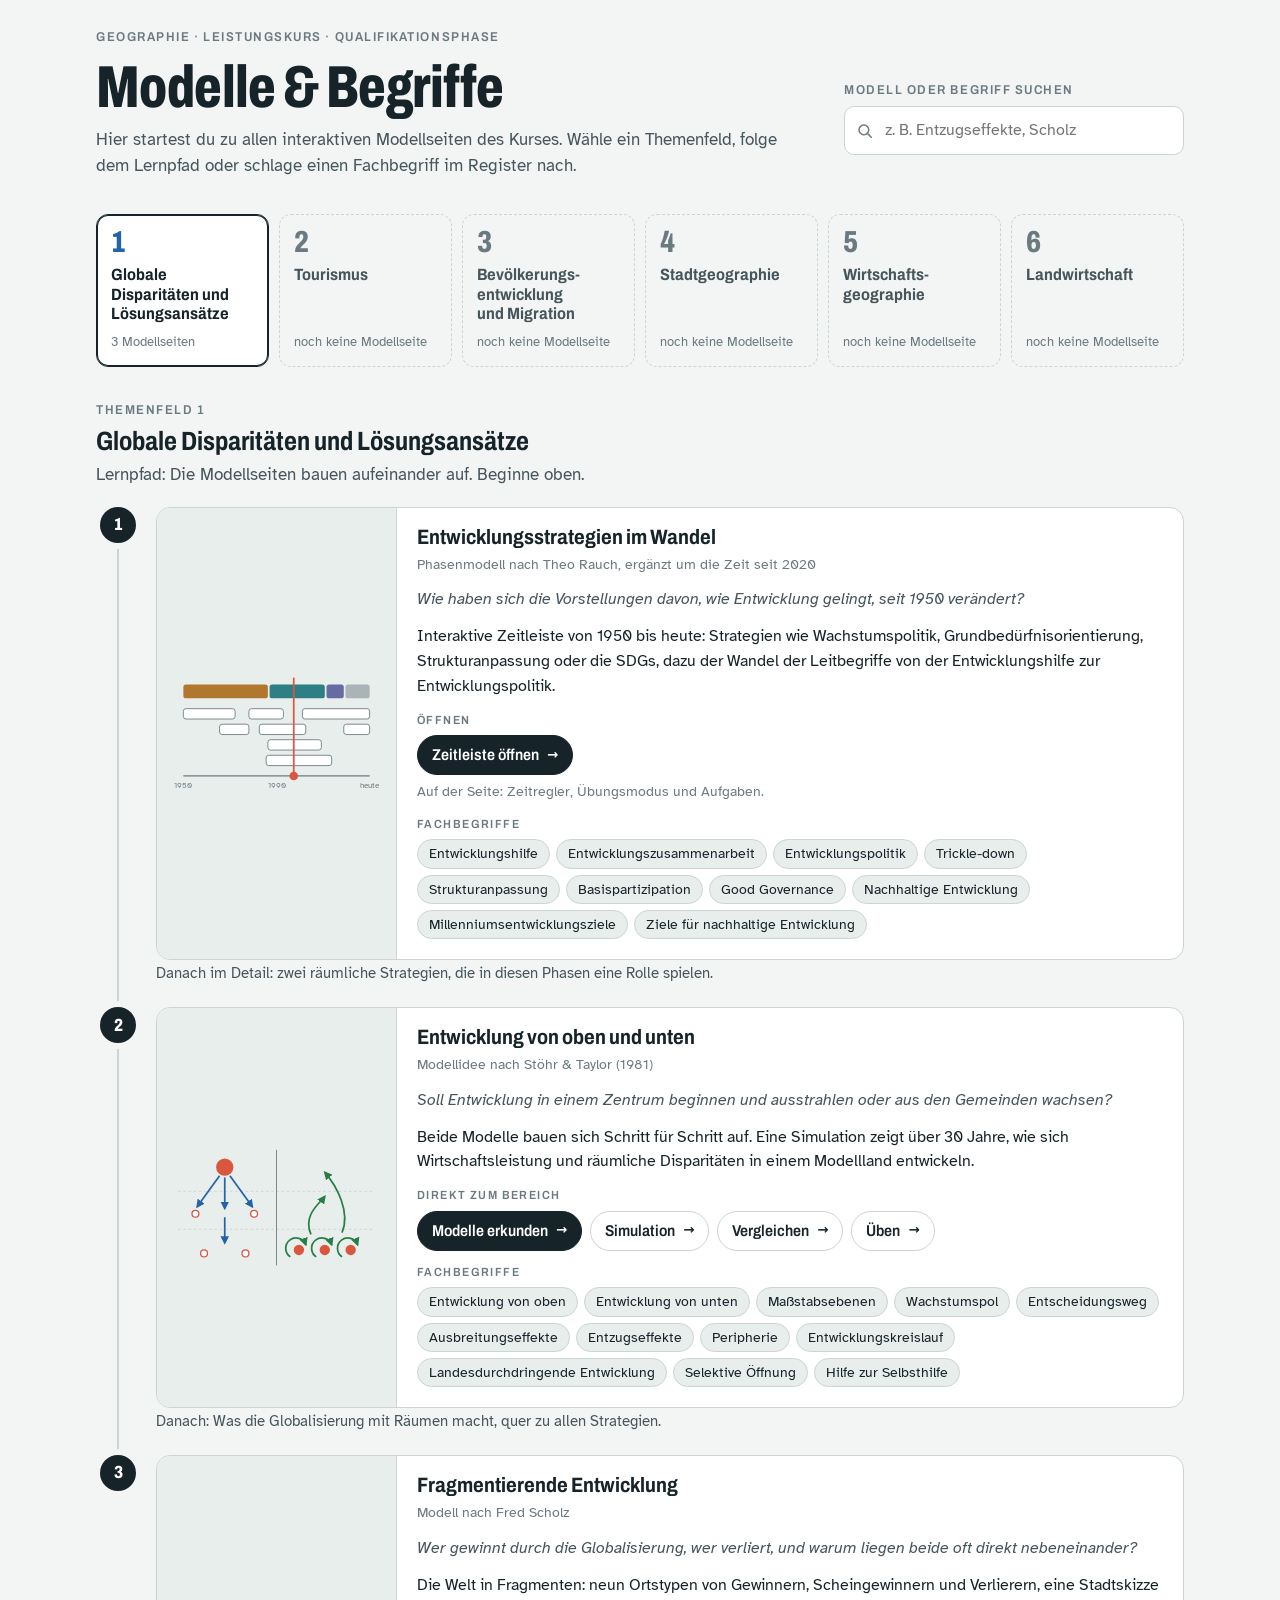
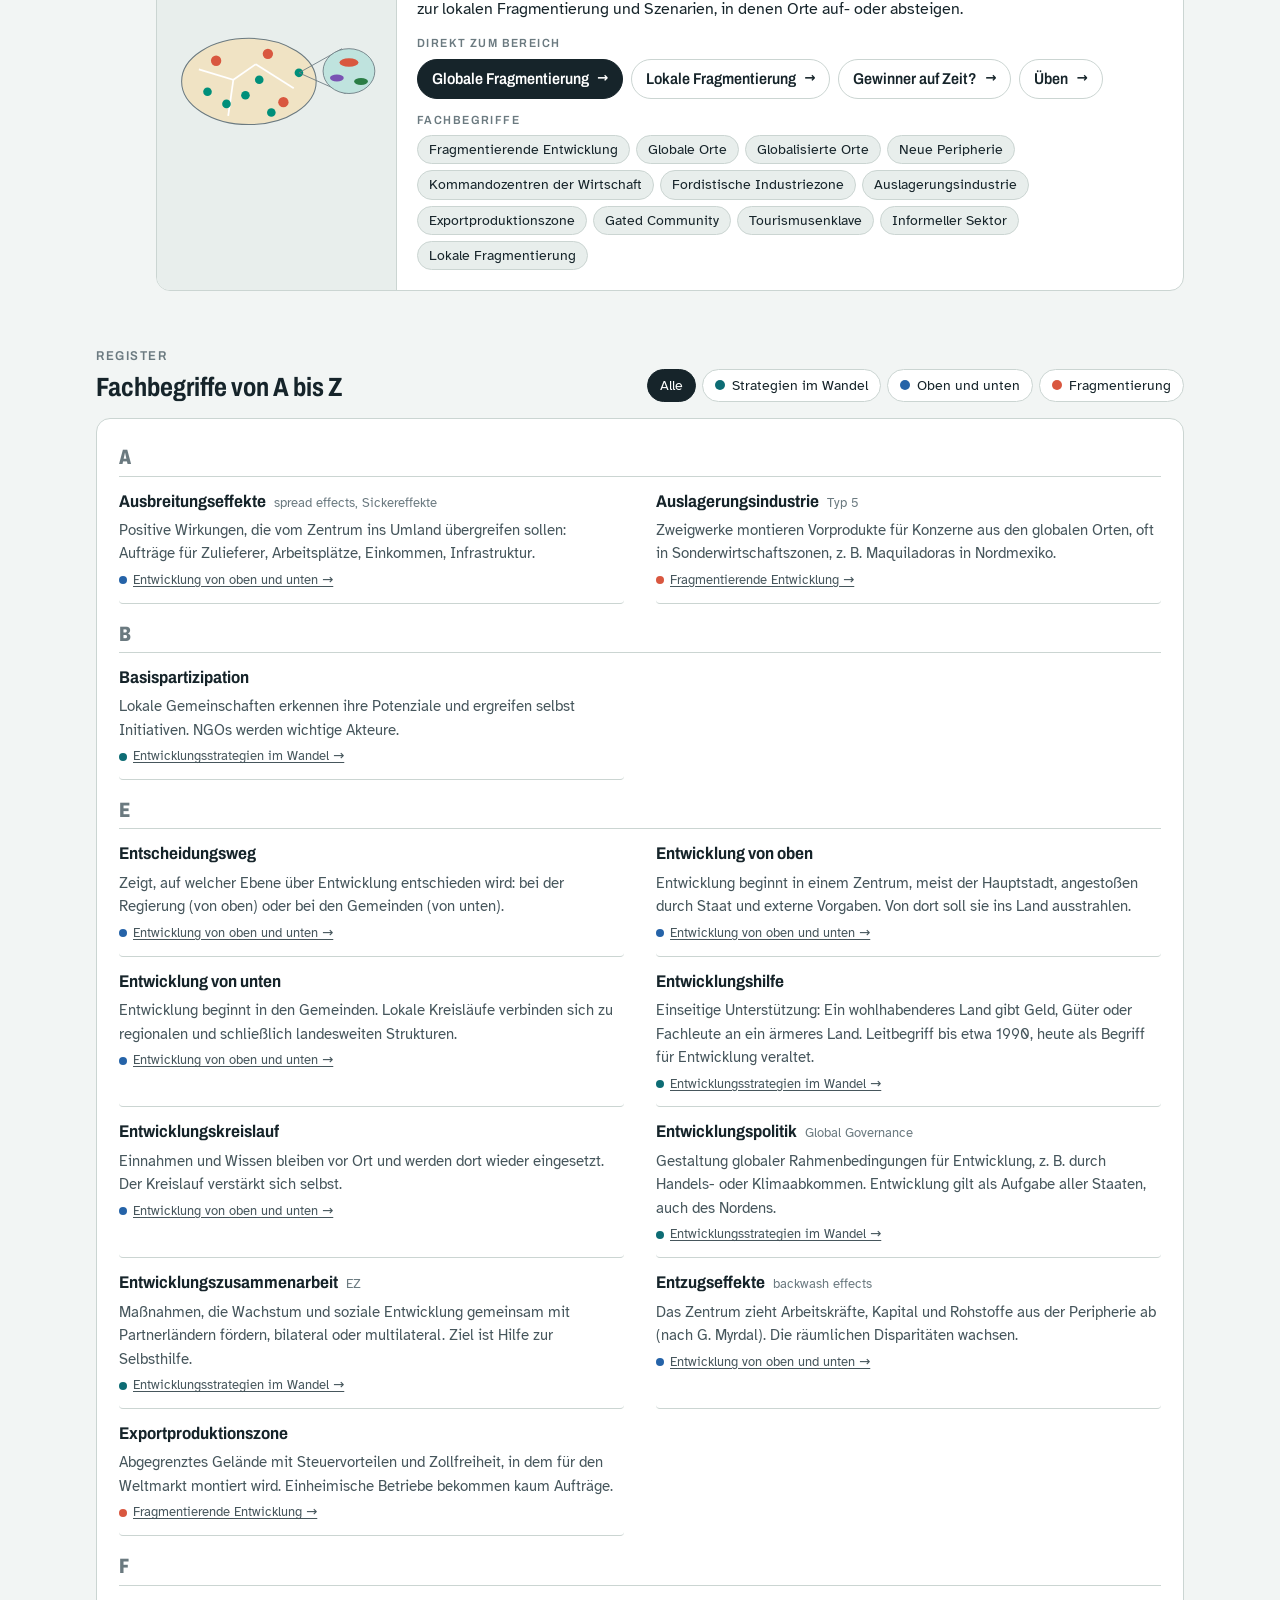
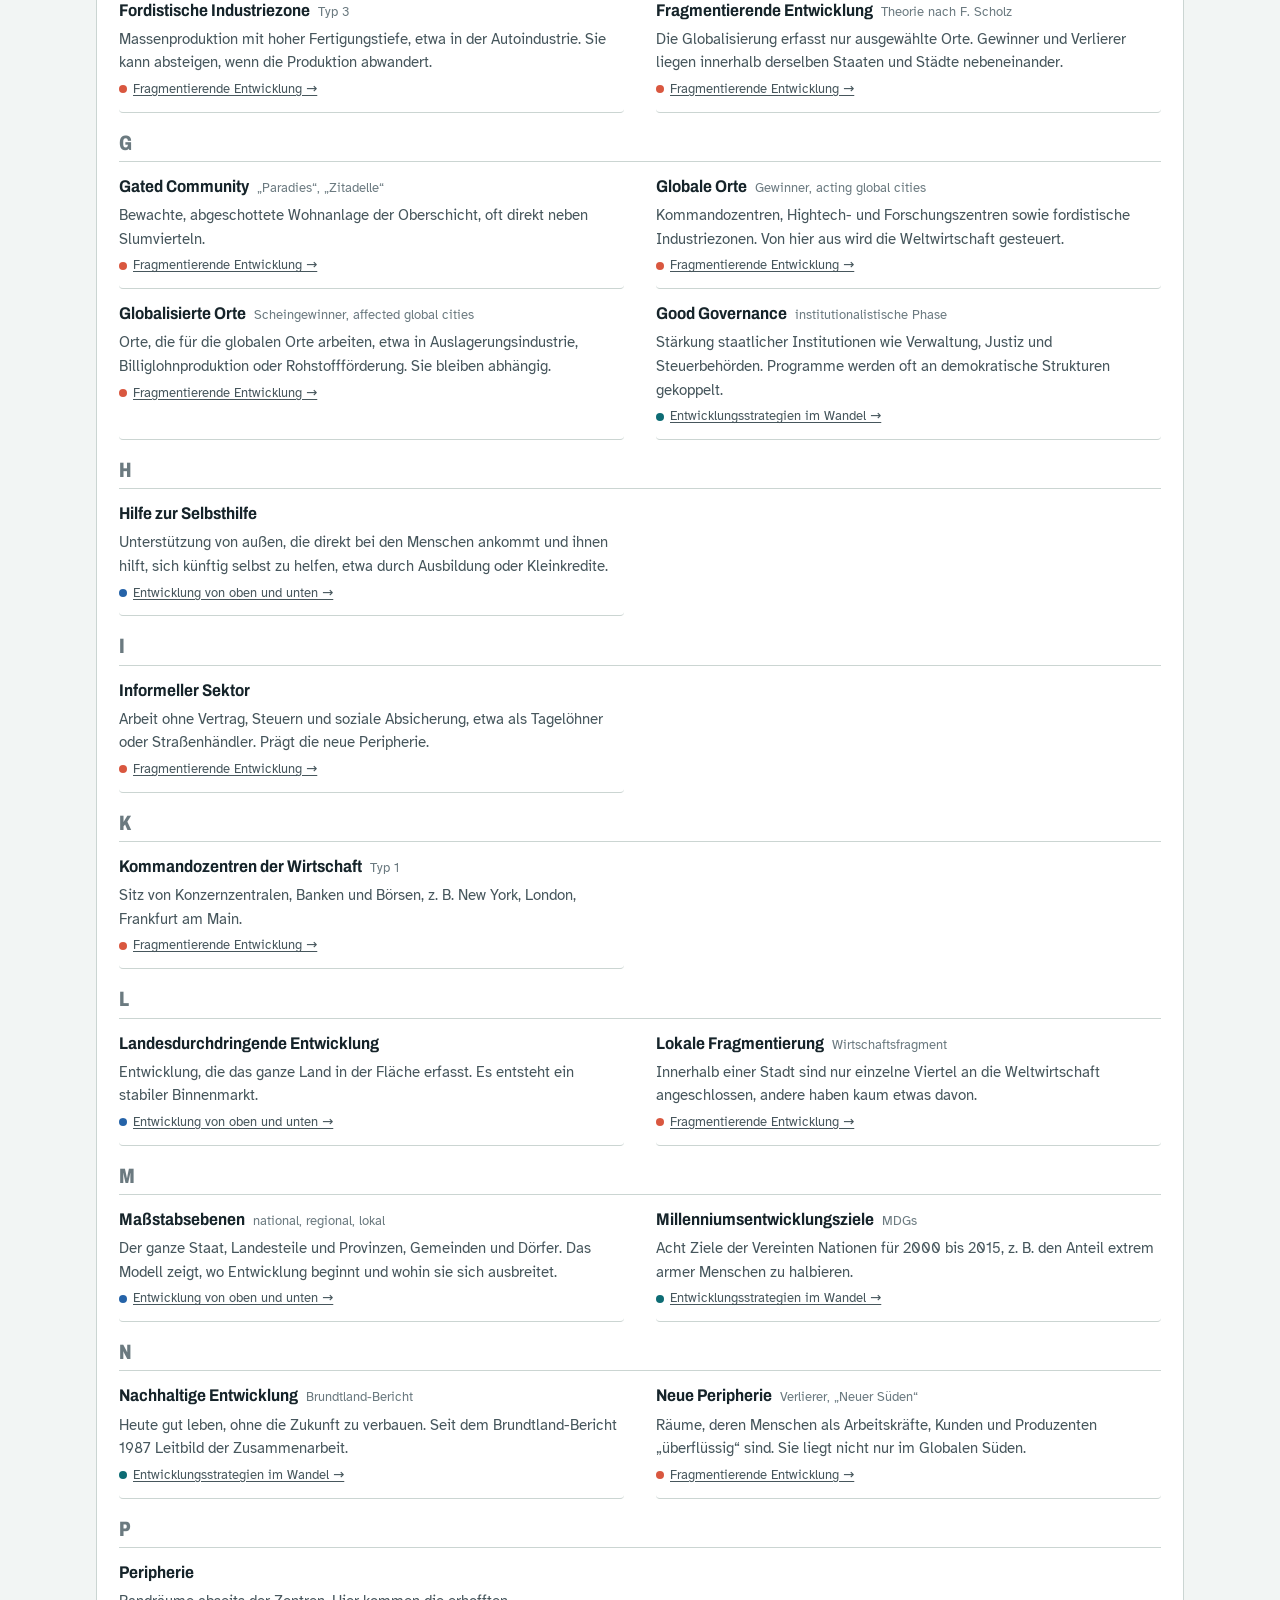
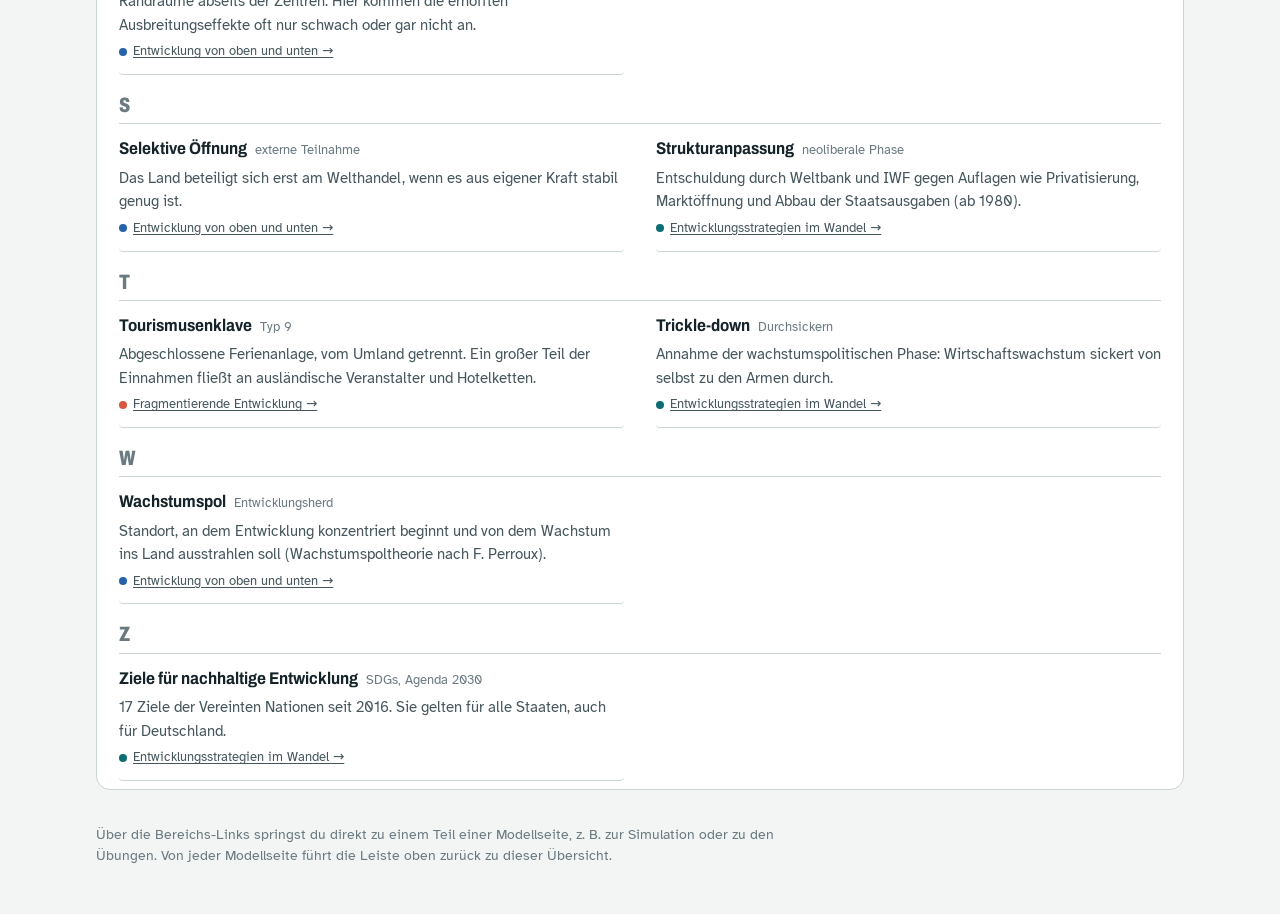
<file: index.html>
<!doctype html><html lang="de"><head><meta charset=utf8><meta name=viewport content="width=device-width,initial-scale=1,viewport-fit=cover"><style>:root{color-scheme:light;box-sizing:border-box;padding-top:env(safe-area-inset-top,0px);padding-bottom:env(safe-area-inset-bottom,0px)}html{scroll-padding-top:env(safe-area-inset-top,0px)}body{margin:0;padding:0;font:14px -apple-system,BlinkMacSystemFont,sans-serif;background:#faf9f5;color:#141413}img{max-width:100%}[hidden]:not([hidden=until-found i]){display:none!important}</style><title>Geographie LK Modellatlas</title></head><body>
<link rel="stylesheet" href="schriften.css">
<style>
/* Layout: Startseite im Stil der Modellseiten. Kopf mit Suche, Leiste der sechs Themenfelder, darunter der Lernpfad des aktiven Feldes als Modellkarten mit Schemaskizze, am Ende das Begriffsregister. */
:root{
  --bg:#f2f5f4; --surface:#ffffff; --surface2:#e8eeec; --ink:#16242a; --ink2:#46565c; --ink3:#6b7a80; --line:#cbd5d2;
  --oben:#2563a8; --unten:#2a7d45; --herd:#d9573f; --teal:#008f7a; --sand:#c99a2e; --violet:#7a52b3;
  --hilfe:#a8630f; --ez:#0d6c74; --pol:#4f5596;
  --mark:#fff1c2; --focus:#2563a8;
  --f-display:"Archivo","Arial Narrow",system-ui,sans-serif;
  --f-body:"Atkinson Hyperlegible",system-ui,-apple-system,"Segoe UI",Roboto,sans-serif;
}
@media (prefers-color-scheme: dark){
  :root:not([data-theme="light"]){
    --bg:#0f171a; --surface:#162126; --surface2:#1d2a2f; --ink:#e3ebed; --ink2:#a9b8bc; --ink3:#86979c; --line:#2d3d43;
    --oben:#6ea8ea; --unten:#6fcf8d; --herd:#ef7a5f; --teal:#2fa39c; --sand:#e0b050; --violet:#9a7ad6;
    --hilfe:#e3a452; --ez:#5cbcc3; --pol:#a3a8ea;
    --mark:#4a3d12; --focus:#6ea8ea; color-scheme:dark;
  }
}
:root[data-theme="dark"]{
  --bg:#0f171a; --surface:#162126; --surface2:#1d2a2f; --ink:#e3ebed; --ink2:#a9b8bc; --ink3:#86979c; --line:#2d3d43;
  --oben:#6ea8ea; --unten:#6fcf8d; --herd:#ef7a5f; --teal:#2fa39c; --sand:#e0b050; --violet:#9a7ad6;
  --hilfe:#e3a452; --ez:#5cbcc3; --pol:#a3a8ea;
  --mark:#4a3d12; --focus:#6ea8ea; color-scheme:dark;
}
*{box-sizing:border-box}
body{background:var(--bg);color:var(--ink);font-family:var(--f-body);font-size:16px;line-height:1.55}
.wrap{max-width:1120px;margin:0 auto;padding-inline:16px;padding-block:28px 48px;display:flex;flex-direction:column;gap:34px}
h1,h2,h3{font-family:var(--f-display);margin:0;text-wrap:balance}
h1{font-stretch:72%;font-weight:800;font-size:clamp(2.2rem,5.6vw,3.7rem);line-height:1;letter-spacing:-.01em}
h2{font-stretch:80%;font-weight:700;font-size:1.65rem;line-height:1.1}
h3{font-stretch:85%;font-weight:700;font-size:1.3rem;line-height:1.15}
p{margin:0}
button,input{font:inherit;color:inherit}
:focus-visible{outline:3px solid var(--focus);outline-offset:2px;border-radius:6px}
a{color:inherit}
.eyebrow{font-family:var(--f-display);font-stretch:90%;font-weight:600;font-size:.8rem;letter-spacing:.12em;text-transform:uppercase;color:var(--ink3)}
.lede{max-width:62ch;color:var(--ink2);font-size:1.06rem}

/* Kopf */
header{display:grid;grid-template-columns:minmax(0,1fr) minmax(0,340px);gap:20px 40px;align-items:end}
header .intro{display:flex;flex-direction:column;gap:10px;min-width:0}
.search{display:flex;flex-direction:column;gap:6px}
.search label{font-family:var(--f-display);font-stretch:90%;font-weight:600;font-size:.8rem;letter-spacing:.12em;text-transform:uppercase;color:var(--ink3)}
.field{position:relative}
.field svg{position:absolute;left:12px;top:50%;transform:translateY(-50%);width:18px;height:18px;fill:none;stroke:var(--ink3);stroke-width:2}
#q{width:100%;padding:11px 40px 11px 40px;border:1.5px solid var(--line);border-radius:10px;background:var(--surface);font-size:1rem}
#q:focus{border-color:var(--focus);outline:none;box-shadow:0 0 0 3px color-mix(in srgb,var(--focus) 25%,transparent)}
#q::-webkit-search-cancel-button{-webkit-appearance:none;display:none}
#qClear{position:absolute;right:6px;top:50%;transform:translateY(-50%);border:0;background:none;cursor:pointer;color:var(--ink3);font-size:1.3rem;line-height:1;padding:4px 8px}
#qInfo{font-size:.88rem;color:var(--ink3);min-height:1.3em}
@media (max-width:760px){ header{grid-template-columns:minmax(0,1fr)} }

/* Themenfelder */
.fields{display:grid;grid-template-columns:repeat(6,minmax(0,1fr));gap:10px}
@media (max-width:980px){ .fields{grid-template-columns:repeat(3,minmax(0,1fr))} }
@media (max-width:520px){ .fields{grid-template-columns:repeat(2,minmax(0,1fr))} }
.fld{appearance:none;text-align:left;border:1.5px solid var(--line);background:var(--surface);border-radius:12px;padding:12px 14px 14px;display:flex;flex-direction:column;gap:8px;min-width:0;cursor:pointer}
.fld .no{font-family:var(--f-display);font-stretch:75%;font-weight:800;font-size:1.9rem;line-height:1;color:var(--ink3);font-variant-numeric:tabular-nums}
.fld .nm{hyphens:manual;overflow-wrap:anywhere;font-family:var(--f-display);font-stretch:88%;font-weight:700;font-size:1.02rem;line-height:1.2;text-wrap:balance}
.fld .ct{font-size:.84rem;color:var(--ink3);margin-top:auto}
.fld:hover{border-color:var(--ink3)}
.fld[aria-current="true"]{border-color:var(--ink);box-shadow:inset 0 0 0 1px var(--ink)}
.fld[aria-current="true"] .no{color:var(--oben)}
.fld.empty{background:transparent;border-style:dashed}
.fld.empty .nm{color:var(--ink2)}

/* Bereich */
.area{display:flex;flex-direction:column;gap:18px}
.area-head{display:flex;flex-direction:column;gap:6px}
.path{display:grid;grid-template-columns:minmax(0,1fr);gap:0;counter-reset:step}
.step{display:grid;grid-template-columns:44px minmax(0,1fr);gap:0 16px}
.rail{display:flex;flex-direction:column;align-items:center}
.rail .dot{width:36px;height:36px;border-radius:50%;background:var(--ink);color:var(--surface);display:grid;place-items:center;font-family:var(--f-display);font-weight:800;font-stretch:80%;font-size:1.1rem;flex:none}
.rail .ln{flex:1;width:2px;background:var(--line);margin-block:6px}
.step:last-child .rail .ln{display:none}
.step .body{padding-bottom:22px;min-width:0}
.card{background:var(--surface);border:1px solid var(--line);border-radius:14px;display:grid;grid-template-columns:240px minmax(0,1fr);overflow:hidden}
@media (max-width:720px){ .card{grid-template-columns:minmax(0,1fr)} .step{grid-template-columns:36px minmax(0,1fr);gap:0 10px} .rail .dot{width:30px;height:30px;font-size:.95rem} }
.thumb{background:var(--surface2);display:grid;place-items:center;padding:16px;border-right:1px solid var(--line)}
@media (max-width:720px){ .thumb{border-right:0;border-bottom:1px solid var(--line)} }
.thumb svg{width:100%;max-width:240px;height:auto;display:block}
.cbody{padding:18px 20px 20px;display:flex;flex-direction:column;gap:12px;min-width:0}
.ctop{display:flex;flex-direction:column;gap:4px}
.lq{font-style:italic;color:var(--ink2)}
.meta{font-size:.88rem;color:var(--ink3)}
.lbl{font-family:var(--f-display);font-stretch:90%;font-weight:600;font-size:.74rem;letter-spacing:.12em;text-transform:uppercase;color:var(--ink3)}
.row{display:flex;flex-direction:column;gap:6px}
.links{display:flex;flex-wrap:wrap;gap:8px}
.go{display:inline-flex;align-items:center;gap:8px;text-decoration:none;padding:7px 14px;border-radius:999px;border:1.5px solid var(--line);font-family:var(--f-display);font-stretch:88%;font-weight:600;font-size:.98rem;background:var(--surface)}
.go:hover{border-color:var(--ink)}
.go.main{background:var(--ink);color:var(--surface);border-color:var(--ink)}
.go.main:hover{opacity:.9}
.go .ar{font-size:.85em}
.chips{display:flex;flex-wrap:wrap;gap:6px}
.chip{appearance:none;border:1px solid var(--line);background:var(--surface2);border-radius:999px;padding:3px 11px;cursor:pointer;font-size:.86rem}
.chip:hover{border-color:var(--ink)}
.chip.hit{background:var(--mark);border-color:var(--sand)}
.bridge{font-size:.92rem;color:var(--ink2);padding:2px 0 0}
.none{padding:22px;border:1.5px dashed var(--line);border-radius:14px;color:var(--ink2);display:flex;flex-direction:column;gap:6px}

/* Register */
.reg{display:flex;flex-direction:column;gap:16px}
.reg-head{display:flex;flex-wrap:wrap;gap:12px 24px;align-items:end;justify-content:space-between}
.filters{display:flex;flex-wrap:wrap;gap:6px}
.flt{appearance:none;border:1.5px solid var(--line);background:var(--surface);border-radius:999px;padding:5px 12px;cursor:pointer;font-size:.88rem;display:inline-flex;align-items:center;gap:7px}
.flt i{width:10px;height:10px;border-radius:50%;background:var(--c,var(--ink3));display:inline-block}
.flt[aria-pressed="true"]{background:var(--ink);color:var(--surface);border-color:var(--ink)}
.terms{display:grid;grid-template-columns:repeat(2,minmax(0,1fr));gap:0 32px;background:var(--surface);border:1px solid var(--line);border-radius:14px;padding:8px 22px}
@media (max-width:760px){ .terms{grid-template-columns:minmax(0,1fr);padding:6px 16px} }
.letter{grid-column:1/-1;font-family:var(--f-display);font-stretch:75%;font-weight:800;font-size:1.3rem;color:var(--ink3);padding:14px 0 2px;border-bottom:1px solid var(--line)}
.term{padding:12px 0;border-bottom:1px solid var(--line);display:flex;flex-direction:column;gap:4px;min-width:0;scroll-margin-top:20px;border-radius:4px;transition:background .4s}
.term .th{display:flex;gap:8px;align-items:baseline;flex-wrap:wrap}
.term b{font-family:var(--f-display);font-stretch:88%;font-weight:700;font-size:1.06rem}
.term .al{font-size:.84rem;color:var(--ink3)}
.term p{font-size:.95rem;color:var(--ink2)}
.term .src{font-size:.84rem;display:flex;align-items:center;gap:6px;color:var(--ink3)}
.term .src i{width:8px;height:8px;border-radius:50%;background:var(--c);flex:none}
.term .src a{color:var(--ink2);text-underline-offset:2px}
.term.flash{background:var(--mark)}
mark{background:var(--mark);color:inherit;border-radius:2px;padding:0 1px}
.noterm{padding:18px 0;color:var(--ink2)}
footer{font-size:.85rem;color:var(--ink3);max-width:80ch}
@media (prefers-reduced-motion: reduce){ *{transition:none!important;scroll-behavior:auto!important} }
</style>

<div class="wrap" lang="de">
  <header>
    <div class="intro">
      <span class="eyebrow">Geographie · Leistungskurs · Qualifikationsphase</span>
      <h1>Modelle &amp; Begriffe</h1>
      <p class="lede">Hier startest du zu allen interaktiven Modellseiten des Kurses. Wähle ein Themenfeld, folge dem Lernpfad oder schlage einen Fachbegriff im Register nach.</p>
    </div>
    <div class="search">
      <label for="q">Modell oder Begriff suchen</label>
      <div class="field">
        <svg viewBox="0 0 24 24" aria-hidden="true"><circle cx="10.5" cy="10.5" r="6.5"/><path d="M15.5 15.5 21 21"/></svg>
        <input id="q" type="search" placeholder="z. B. Entzugseffekte, Scholz" autocomplete="off">
        <button id="qClear" type="button" aria-label="Suche leeren" hidden>×</button>
      </div>
      <span id="qInfo" aria-live="polite"></span>
    </div>
  </header>

  <nav aria-label="Themenfelder">
    <div class="fields" id="fields"></div>
  </nav>

  <section class="area" id="area" aria-live="polite"></section>

  <section class="reg" id="register" aria-labelledby="regTitle">
    <div class="reg-head">
      <div class="area-head">
        <span class="eyebrow">Register</span>
        <h2 id="regTitle">Fachbegriffe von A bis Z</h2>
      </div>
      <div class="filters" id="filters" role="group" aria-label="Begriffe nach Modellseite filtern"></div>
    </div>
    <div class="terms" id="terms"></div>
  </section>

  <footer>Über die Bereichs-Links springst du direkt zu einem Teil einer Modellseite, z. B. zur Simulation oder zu den Übungen. Von jeder Modellseite führt die Leiste oben zurück zu dieser Übersicht.</footer>
</div>

<script>
(function(){
"use strict";
const $=s=>document.querySelector(s);
const esc=s=>String(s).replace(/[&<>"]/g,c=>({"&":"&amp;","<":"&lt;",">":"&gt;","\"":"&quot;"}[c]));
const norm=s=>String(s).toLowerCase().normalize('NFD').replace(/[̀-ͯ]/g,'').replace(/ß/g,'ss');

/* Themenfelder in der Reihenfolge des Kurses */
const FIELDS=[
  {id:'disparitaeten',name:'Globale Disparitäten und Lösungs\u00adansätze'},
  {id:'tourismus',name:'Tourismus'},
  {id:'bevoelkerung',name:'Bevölkerungs\u00adentwicklung und Migration'},
  {id:'stadt',name:'Stadt\u00adgeographie'},
  {id:'wirtschaft',name:'Wirtschafts\u00adgeographie'},
  {id:'landwirtschaft',name:'Land\u00adwirtschaft'}
];

/* Bereits erstellte Modellseiten */
const MODELS={
  wandel:{field:'disparitaeten',color:'var(--ez)',
    title:'Entwicklungsstrategien im Wandel',
    url:'strategien.html',
    q:'Wie haben sich die Vorstellungen davon, wie Entwicklung gelingt, seit 1950 verändert?',
    text:'Interaktive Zeitleiste von 1950 bis heute: Strategien wie Wachstumspolitik, Grundbedürfnisorientierung, Strukturanpassung oder die SDGs, dazu der Wandel der Leitbegriffe von der Entwicklungshilfe zur Entwicklungspolitik.',
    by:'Phasenmodell nach Theo Rauch, ergänzt um die Zeit seit 2020',
    parts:[['Zeitleiste öffnen','']],
    extra:'Auf der Seite: Zeitregler, Übungsmodus und Aufgaben.',
    terms:['entwicklungshilfe','ez','entwicklungspolitik','trickle','strukturanpassung','basispartizipation','governance','nachhaltigkeit','mdg','sdg']},
  obun:{field:'disparitaeten',color:'var(--oben)',
    title:'Entwicklung von oben und unten',
    url:'oben-unten.html',
    q:'Soll Entwicklung in einem Zentrum beginnen und ausstrahlen oder aus den Gemeinden wachsen?',
    text:'Beide Modelle bauen sich Schritt für Schritt auf. Eine Simulation zeigt über 30 Jahre, wie sich Wirtschaftsleistung und räumliche Disparitäten in einem Modellland entwickeln.',
    by:'Modellidee nach Stöhr & Taylor (1981)',
    parts:[['Modelle erkunden','modelle'],['Simulation','simulation'],['Vergleichen','vergleich'],['Üben','ueben']],
    terms:['oben','unten','ebenen','wachstumspol','entscheidungsweg','ausbreitung','entzug','peripherie','kreislauf','landesdurchdringend','selektiv','selbsthilfe']},
  frag:{field:'disparitaeten',color:'var(--herd)',
    title:'Fragmentierende Entwicklung',
    url:'fragmentierung.html',
    q:'Wer gewinnt durch die Globalisierung, wer verliert, und warum liegen beide oft direkt nebeneinander?',
    text:'Die Welt in Fragmenten: neun Ortstypen von Gewinnern, Scheingewinnern und Verlierern, eine Stadtskizze zur lokalen Fragmentierung und Szenarien, in denen Orte auf- oder absteigen.',
    by:'Modell nach Fred Scholz',
    parts:[['Globale Fragmentierung','global'],['Lokale Fragmentierung','lokal'],['Gewinner auf Zeit?','dynamik'],['Üben','ueben']],
    terms:['fragmentierung','globaleorte','globalisierteorte','neueperipherie','kommando','fordistisch','auslagerung','epz','gated','enklave','informell','lokalefrag']}
};
const PATH={disparitaeten:{order:['wandel','obun','frag'],
  bridges:['Danach im Detail: zwei räumliche Strategien, die in diesen Phasen eine Rolle spielen.','Danach: Was die Globalisierung mit Räumen macht, quer zu allen Strategien.']}};

/* Begriffe, wie sie auf den Modellseiten erklärt werden */
const TERMS={
  entwicklungshilfe:['wandel','','Entwicklungshilfe','','Einseitige Unterstützung: Ein wohlhabenderes Land gibt Geld, Güter oder Fachleute an ein ärmeres Land. Leitbegriff bis etwa 1990, heute als Begriff für Entwicklung veraltet.'],
  ez:['wandel','','Entwicklungszusammenarbeit','EZ','Maßnahmen, die Wachstum und soziale Entwicklung gemeinsam mit Partnerländern fördern, bilateral oder multilateral. Ziel ist Hilfe zur Selbsthilfe.'],
  entwicklungspolitik:['wandel','','Entwicklungspolitik','Global Governance','Gestaltung globaler Rahmenbedingungen für Entwicklung, z. B. durch Handels- oder Klimaabkommen. Entwicklung gilt als Aufgabe aller Staaten, auch des Nordens.'],
  trickle:['wandel','','Trickle-down','Durchsickern','Annahme der wachstumspolitischen Phase: Wirtschaftswachstum sickert von selbst zu den Armen durch.'],
  strukturanpassung:['wandel','','Strukturanpassung','neoliberale Phase','Entschuldung durch Weltbank und IWF gegen Auflagen wie Privatisierung, Marktöffnung und Abbau der Staatsausgaben (ab 1980).'],
  basispartizipation:['wandel','','Basispartizipation','','Lokale Gemeinschaften erkennen ihre Potenziale und ergreifen selbst Initiativen. NGOs werden wichtige Akteure.'],
  governance:['wandel','','Good Governance','institutionalistische Phase','Stärkung staatlicher Institutionen wie Verwaltung, Justiz und Steuerbehörden. Programme werden oft an demokratische Strukturen gekoppelt.'],
  nachhaltigkeit:['wandel','','Nachhaltige Entwicklung','Brundtland-Bericht','Heute gut leben, ohne die Zukunft zu verbauen. Seit dem Brundtland-Bericht 1987 Leitbild der Zusammenarbeit.'],
  mdg:['wandel','','Millenniumsentwicklungsziele','MDGs','Acht Ziele der Vereinten Nationen für 2000 bis 2015, z. B. den Anteil extrem armer Menschen zu halbieren.'],
  sdg:['wandel','','Ziele für nachhaltige Entwicklung','SDGs, Agenda 2030','17 Ziele der Vereinten Nationen seit 2016. Sie gelten für alle Staaten, auch für Deutschland.'],
  oben:['obun','modelle','Entwicklung von oben','','Entwicklung beginnt in einem Zentrum, meist der Hauptstadt, angestoßen durch Staat und externe Vorgaben. Von dort soll sie ins Land ausstrahlen.'],
  unten:['obun','modelle','Entwicklung von unten','','Entwicklung beginnt in den Gemeinden. Lokale Kreisläufe verbinden sich zu regionalen und schließlich landesweiten Strukturen.'],
  ebenen:['obun','modelle','Maßstabsebenen','national, regional, lokal','Der ganze Staat, Landesteile und Provinzen, Gemeinden und Dörfer. Das Modell zeigt, wo Entwicklung beginnt und wohin sie sich ausbreitet.'],
  wachstumspol:['obun','modelle','Wachstumspol','Entwicklungsherd','Standort, an dem Entwicklung konzentriert beginnt und von dem Wachstum ins Land ausstrahlen soll (Wachstumspoltheorie nach F. Perroux).'],
  entscheidungsweg:['obun','modelle','Entscheidungsweg','','Zeigt, auf welcher Ebene über Entwicklung entschieden wird: bei der Regierung (von oben) oder bei den Gemeinden (von unten).'],
  ausbreitung:['obun','simulation','Ausbreitungseffekte','spread effects, Sickereffekte','Positive Wirkungen, die vom Zentrum ins Umland übergreifen sollen: Aufträge für Zulieferer, Arbeitsplätze, Einkommen, Infrastruktur.'],
  entzug:['obun','simulation','Entzugseffekte','backwash effects','Das Zentrum zieht Arbeitskräfte, Kapital und Rohstoffe aus der Peripherie ab (nach G. Myrdal). Die räumlichen Disparitäten wachsen.'],
  peripherie:['obun','modelle','Peripherie','','Randräume abseits der Zentren. Hier kommen die erhofften Ausbreitungseffekte oft nur schwach oder gar nicht an.'],
  kreislauf:['obun','modelle','Entwicklungskreislauf','','Einnahmen und Wissen bleiben vor Ort und werden dort wieder eingesetzt. Der Kreislauf verstärkt sich selbst.'],
  landesdurchdringend:['obun','modelle','Landesdurchdringende Entwicklung','','Entwicklung, die das ganze Land in der Fläche erfasst. Es entsteht ein stabiler Binnenmarkt.'],
  selektiv:['obun','modelle','Selektive Öffnung','externe Teilnahme','Das Land beteiligt sich erst am Welthandel, wenn es aus eigener Kraft stabil genug ist.'],
  selbsthilfe:['obun','modelle','Hilfe zur Selbsthilfe','','Unterstützung von außen, die direkt bei den Menschen ankommt und ihnen hilft, sich künftig selbst zu helfen, etwa durch Ausbildung oder Kleinkredite.'],
  fragmentierung:['frag','global','Fragmentierende Entwicklung','Theorie nach F. Scholz','Die Globalisierung erfasst nur ausgewählte Orte. Gewinner und Verlierer liegen innerhalb derselben Staaten und Städte nebeneinander.'],
  globaleorte:['frag','global','Globale Orte','Gewinner, acting global cities','Kommandozentren, Hightech- und Forschungszentren sowie fordistische Industriezonen. Von hier aus wird die Weltwirtschaft gesteuert.'],
  globalisierteorte:['frag','global','Globalisierte Orte','Scheingewinner, affected global cities','Orte, die für die globalen Orte arbeiten, etwa in Auslagerungsindustrie, Billiglohnproduktion oder Rohstoffförderung. Sie bleiben abhängig.'],
  neueperipherie:['frag','global','Neue Peripherie','Verlierer, „Neuer Süden“','Räume, deren Menschen als Arbeitskräfte, Kunden und Produzenten „überflüssig“ sind. Sie liegt nicht nur im Globalen Süden.'],
  kommando:['frag','global','Kommandozentren der Wirtschaft','Typ 1','Sitz von Konzernzentralen, Banken und Börsen, z. B. New York, London, Frankfurt am Main.'],
  fordistisch:['frag','global','Fordistische Industriezone','Typ 3','Massenproduktion mit hoher Fertigungstiefe, etwa in der Autoindustrie. Sie kann absteigen, wenn die Produktion abwandert.'],
  auslagerung:['frag','global','Auslagerungsindustrie','Typ 5','Zweigwerke montieren Vorprodukte für Konzerne aus den globalen Orten, oft in Sonderwirtschaftszonen, z. B. Maquiladoras in Nordmexiko.'],
  epz:['frag','lokal','Exportproduktionszone','','Abgegrenztes Gelände mit Steuervorteilen und Zollfreiheit, in dem für den Weltmarkt montiert wird. Einheimische Betriebe bekommen kaum Aufträge.'],
  gated:['frag','lokal','Gated Community','„Paradies“, „Zitadelle“','Bewachte, abgeschottete Wohnanlage der Oberschicht, oft direkt neben Slumvierteln.'],
  enklave:['frag','global','Tourismusenklave','Typ 9','Abgeschlossene Ferienanlage, vom Umland getrennt. Ein großer Teil der Einnahmen fließt an ausländische Veranstalter und Hotelketten.'],
  informell:['frag','lokal','Informeller Sektor','','Arbeit ohne Vertrag, Steuern und soziale Absicherung, etwa als Tagelöhner oder Straßenhändler. Prägt die neue Peripherie.'],
  lokalefrag:['frag','lokal','Lokale Fragmentierung','Wirtschaftsfragment','Innerhalb einer Stadt sind nur einzelne Viertel an die Weltwirtschaft angeschlossen, andere haben kaum etwas davon.']
};
const SRC={wandel:'Strategien im Wandel',obun:'Oben und unten',frag:'Fragmentierung'};

/* Schemaskizzen */
const THUMB={
  wandel:`<svg viewBox="0 0 240 150" role="img" aria-label="Skizze: Zeitleiste mit sich überlappenden Strategiephasen">
    <rect x="12" y="18" width="98" height="16" rx="3" fill="var(--hilfe)" opacity=".85"/>
    <rect x="112" y="18" width="64" height="16" rx="3" fill="var(--ez)" opacity=".85"/>
    <rect x="178" y="18" width="20" height="16" rx="3" fill="var(--pol)" opacity=".85"/>
    <rect x="200" y="18" width="28" height="16" rx="3" fill="var(--ink3)" opacity=".5"/>
    <g fill="var(--surface)" stroke="var(--ink3)" stroke-width="1">
      <rect x="12" y="46" width="60" height="12" rx="3"/><rect x="88" y="46" width="40" height="12" rx="3"/><rect x="150" y="46" width="78" height="12" rx="3"/>
      <rect x="54" y="64" width="34" height="12" rx="3"/><rect x="100" y="64" width="54" height="12" rx="3"/><rect x="198" y="64" width="30" height="12" rx="3"/>
      <rect x="110" y="82" width="62" height="12" rx="3"/><rect x="108" y="100" width="76" height="12" rx="3"/>
    </g>
    <line x1="12" y1="124" x2="228" y2="124" stroke="var(--ink3)" stroke-width="1.5"/>
    <g font-family="Atkinson Hyperlegible, sans-serif" font-size="9" fill="var(--ink3)" text-anchor="middle"><text x="12" y="138">1950</text><text x="120" y="138">1990</text><text x="228" y="138">heute</text></g>
    <line x1="140" y1="10" x2="140" y2="124" stroke="var(--herd)" stroke-width="2"/><circle cx="140" cy="124" r="5" fill="var(--herd)"/>
  </svg>`,
  obun:`<svg viewBox="0 0 240 150" role="img" aria-label="Skizze: links Entwicklung von oben mit Pfeilen von einem Zentrum nach unten, rechts Entwicklung von unten mit Kreisläufen">
    <defs><marker id="ma" viewBox="0 0 10 10" refX="8" refY="5" markerWidth="5" markerHeight="5" orient="auto"><path d="M0 0 10 5 0 10z" fill="var(--oben)"/></marker>
    <marker id="mb" viewBox="0 0 10 10" refX="8" refY="5" markerWidth="5" markerHeight="5" orient="auto"><path d="M0 0 10 5 0 10z" fill="var(--unten)"/></marker></defs>
    <g stroke="var(--line)" stroke-dasharray="3 3"><line x1="6" y1="56" x2="234" y2="56"/><line x1="6" y1="100" x2="234" y2="100"/></g>
    <line x1="120" y1="8" x2="120" y2="142" stroke="var(--ink3)" stroke-width="1"/>
    <circle cx="60" cy="28" r="10" fill="var(--herd)"/>
    <g stroke="var(--oben)" stroke-width="2" fill="none" marker-end="url(#ma)"><path d="M54 38 28 74"/><path d="M60 40 60 76"/><path d="M66 38 92 74"/><path d="M60 86 60 116"/></g>
    <g fill="var(--surface)" stroke="var(--herd)" stroke-width="1.5"><circle cx="26" cy="82" r="4"/><circle cx="94" cy="82" r="4"/><circle cx="36" cy="128" r="4"/><circle cx="84" cy="128" r="4"/></g>
    <g fill="var(--herd)"><circle cx="146" cy="124" r="6"/><circle cx="176" cy="124" r="6"/><circle cx="206" cy="124" r="6"/></g>
    <g stroke="var(--unten)" stroke-width="2" fill="none" marker-end="url(#mb)"><path d="M136 132a12 12 0 1 1 18 -14"/><path d="M166 132a12 12 0 1 1 18 -14"/><path d="M196 132a12 12 0 1 1 18 -14"/>
    <path d="M160 106 C150 84 170 70 176 62"/><path d="M196 104 C206 80 190 50 176 34"/></g>
  </svg>`,
  frag:`<svg viewBox="0 0 240 150" role="img" aria-label="Skizze: Weltellipse mit Gewinnern, Scheingewinnern und Verlierern, vergrößerter Ausschnitt einer Stadt">
    <ellipse cx="88" cy="84" rx="78" ry="50" fill="color-mix(in srgb,var(--sand) 28%,var(--surface))" stroke="var(--ink3)" stroke-width="1.2"/>
    <g stroke="var(--surface)" stroke-width="2" fill="none"><path d="M30 70 70 82 96 64"/><path d="M70 82 64 124"/><path d="M96 64 140 92"/></g>
    <g fill="var(--herd)"><circle cx="50" cy="60" r="6"/><circle cx="110" cy="52" r="6"/><circle cx="128" cy="108" r="6"/></g>
    <g fill="var(--teal)"><circle cx="40" cy="96" r="5"/><circle cx="84" cy="100" r="5"/><circle cx="100" cy="82" r="5"/><circle cx="146" cy="74" r="5"/><circle cx="62" cy="110" r="5"/><circle cx="114" cy="120" r="5"/></g>
    <line x1="146" y1="74" x2="196" y2="46" stroke="var(--ink3)" stroke-width="1"/><line x1="146" y1="74" x2="200" y2="98" stroke="var(--ink3)" stroke-width="1"/>
    <ellipse cx="204" cy="72" rx="30" ry="26" fill="color-mix(in srgb,var(--teal) 25%,var(--surface))" stroke="var(--ink3)" stroke-width="1"/>
    <ellipse cx="204" cy="62" rx="11" ry="5" fill="var(--herd)"/><ellipse cx="190" cy="80" rx="8" ry="4" fill="var(--violet)"/><ellipse cx="218" cy="84" rx="8" ry="4" fill="var(--unten)"/>
  </svg>`
};

let field='disparitaeten', q='', srcFilter='';

function countIn(f){ return Object.values(MODELS).filter(m=>m.field===f).length; }
function renderFields(){
  $('#fields').innerHTML=FIELDS.map((f,i)=>{
    const n=countIn(f.id);
    return `<button type="button" class="fld${n?'':' empty'}" data-f="${f.id}" aria-current="${f.id===field}">
      <span class="no">${i+1}</span><span class="nm">${esc(f.name)}</span>
      <span class="ct">${n?n+(n===1?' Modellseite':' Modellseiten'):'noch keine Modellseite'}</span></button>`;
  }).join('');
  $('#fields').querySelectorAll('.fld').forEach(b=>b.onclick=()=>{ field=b.dataset.f; renderFields(); renderArea(); });
}

function modelMatches(key){
  if(!q) return true;
  const m=MODELS[key];
  const hay=norm([m.title,m.q,m.text,m.by,...m.terms.map(t=>TERMS[t][2]+' '+TERMS[t][3])].join(' '));
  return q.split(/\s+/).every(w=>hay.includes(w));
}
function termMatches(key){
  if(!q) return true;
  const t=TERMS[key]; const hay=norm(t[2]+' '+t[3]+' '+t[4]+' '+SRC[t[0]]);
  return q.split(/\s+/).every(w=>hay.includes(w));
}
function termNameHit(key){ if(!q) return false; const t=TERMS[key]; const h=norm(t[2]+' '+t[3]); return q.split(/\s+/).every(w=>h.includes(w)); }

function card(key,i,plain){
  const m=MODELS[key];
  const links=m.parts.map(([lab,hash],j)=>`<a class="go${j===0?' main':''}" href="${m.url}${hash?'#'+hash:''}">${esc(lab)} <span class="ar" aria-hidden="true">→</span></a>`).join('');
  const chips=m.terms.map(t=>`<button type="button" class="chip${termNameHit(t)?' hit':''}" data-t="${t}">${esc(TERMS[t][2])}</button>`).join('');
  return `<div class="step"><div class="rail"><span class="dot">${plain?'•':i+1}</span><span class="ln"></span></div>
   <div class="body"><article class="card">
    <div class="thumb">${THUMB[key]}</div>
    <div class="cbody">
      <div class="ctop"><h3>${esc(m.title)}</h3><span class="meta">${esc(m.by)}</span></div>
      <p class="lq">${esc(m.q)}</p>
      <p>${esc(m.text)}</p>
      <div class="row"><span class="lbl">${m.parts.length>1?'Direkt zum Bereich':'Öffnen'}</span><div class="links">${links}</div>${m.extra?`<span class="meta">${esc(m.extra)}</span>`:''}</div>
      <div class="row"><span class="lbl">Fachbegriffe</span><div class="chips">${chips}</div></div>
    </div></article>
    ${PATH[m.field]&&PATH[m.field].bridges[i]&&!q?`<p class="bridge">${esc(PATH[m.field].bridges[i])}</p>`:''}
   </div></div>`;
}

function renderArea(){
  const area=$('#area');
  if(q){
    const hits=Object.keys(MODELS).filter(modelMatches);
    area.innerHTML=`<div class="area-head"><span class="eyebrow">Suche</span><h2>${hits.length?hits.length+(hits.length===1?' Modellseite':' Modellseiten'):'Keine Modellseite'} zu „${esc($('#q').value.trim())}“</h2></div>`+
      (hits.length?`<div class="path">${hits.map((k,i)=>card(k,i,true)).join('')}</div>`:'');
  } else {
    const f=FIELDS.find(x=>x.id===field), idx=FIELDS.indexOf(f)+1;
    const order=(PATH[field]&&PATH[field].order)||Object.keys(MODELS).filter(k=>MODELS[k].field===field);
    area.innerHTML=`<div class="area-head"><span class="eyebrow">Themenfeld ${idx}</span><h2>${esc(f.name)}</h2>
      ${order.length?'<p class="lede">Lernpfad: Die Modellseiten bauen aufeinander auf. Beginne oben.</p>':''}</div>`+
      (order.length?`<div class="path">${order.map((k,i)=>card(k,i)).join('')}</div>`:
      `<div class="none"><strong>Für dieses Themenfeld gibt es noch keine Modellseite.</strong><span>Sobald eine interaktive Seite erstellt ist, erscheint sie hier.</span></div>`);
  }
  area.querySelectorAll('.chip').forEach(c=>c.onclick=()=>showTerm(c.dataset.t));
}

/* Treffer markieren, unabhängig von Groß-/Kleinschreibung und Akzenten */
function hl(s){
  if(!q) return esc(s);
  const chars=[...s]; let n='', map=[];
  chars.forEach((c,i)=>{ const nc=norm(c); for(let k=0;k<nc.length;k++){ n+=nc[k]; map.push(i); } });
  const on=new Array(chars.length).fill(false);
  q.split(/\s+/).filter(w=>w.length>1).forEach(w=>{
    let p=0; while((p=n.indexOf(w,p))>-1){ for(let k=p;k<p+w.length;k++) on[map[k]]=true; p+=w.length; }
  });
  let out='', open=false;
  chars.forEach((c,i)=>{ if(on[i]&&!open){out+='<mark>';open=true;} if(!on[i]&&open){out+='</mark>';open=false;} out+=esc(c); });
  return out+(open?'</mark>':'');
}

function renderFilters(){
  const opts=[['','Alle','var(--ink3)'],...Object.keys(MODELS).map(k=>[k,SRC[k],MODELS[k].color])];
  $('#filters').innerHTML=opts.map(([k,l,c])=>`<button type="button" class="flt" style="--c:${c}" data-s="${k}" aria-pressed="${k===srcFilter}">${k?'<i></i>':''}${esc(l)}</button>`).join('');
  $('#filters').querySelectorAll('.flt').forEach(b=>b.onclick=()=>{ srcFilter=b.dataset.s; renderFilters(); renderTerms(); });
}
function renderTerms(){
  const keys=Object.keys(TERMS).filter(k=>(!srcFilter||TERMS[k][0]===srcFilter)&&termMatches(k))
    .sort((a,b)=>TERMS[a][2].localeCompare(TERMS[b][2],'de'));
  if(!keys.length){ $('#terms').innerHTML=`<p class="noterm">Kein Fachbegriff gefunden. Prüfe die Schreibweise oder setze den Filter auf „Alle“.</p>`; return; }
  let last='', h='';
  keys.forEach(k=>{
    const [src,hash,name,alias,def]=TERMS[k], m=MODELS[src];
    const L=name.normalize('NFD')[0].toUpperCase();
    if(L!==last){ h+=`<div class="letter" aria-hidden="true">${L}</div>`; last=L; }
    h+=`<div class="term" id="term-${k}" tabindex="-1">
      <div class="th"><b>${hl(name)}</b>${alias?`<span class="al">${hl(alias)}</span>`:''}</div>
      <p>${hl(def)}</p>
      <span class="src" style="--c:${m.color}"><i></i><a href="${m.url}${hash?'#'+hash:''}">${esc(m.title)} →</a></span></div>`;
  });
  $('#terms').innerHTML=h;
}

function showTerm(k){
  let el=document.getElementById('term-'+k);
  if(!el){ srcFilter=''; renderFilters(); q=''; $('#q').value=''; $('#qClear').hidden=true; update(); el=document.getElementById('term-'+k); }
  if(!el) return;
  const reduce=matchMedia('(prefers-reduced-motion: reduce)').matches;
  el.scrollIntoView({behavior:reduce?'auto':'smooth',block:'center'});
  el.classList.add('flash'); el.focus({preventScroll:true});
  setTimeout(()=>el.classList.remove('flash'),1600);
}

function update(){
  renderArea(); renderTerms();
  if(q){
    const m=Object.keys(MODELS).filter(modelMatches).length, t=Object.keys(TERMS).filter(termMatches).length;
    $('#qInfo').textContent=`${m} ${m===1?'Modellseite':'Modellseiten'}, ${t} ${t===1?'Fachbegriff':'Fachbegriffe'}`;
  } else $('#qInfo').textContent='';
}
$('#q').addEventListener('input',e=>{ q=norm(e.target.value.trim()); $('#qClear').hidden=!e.target.value; update(); });
$('#qClear').onclick=()=>{ $('#q').value=''; q=''; $('#qClear').hidden=true; update(); $('#q').focus(); };

const h=(location.hash||'').slice(1);
if(FIELDS.some(f=>f.id===h)) field=h;
renderFields(); renderFilters(); update();
if(h==='register') setTimeout(()=>$('#register').scrollIntoView(),50);
})();
</script>

</body></html>
</file>
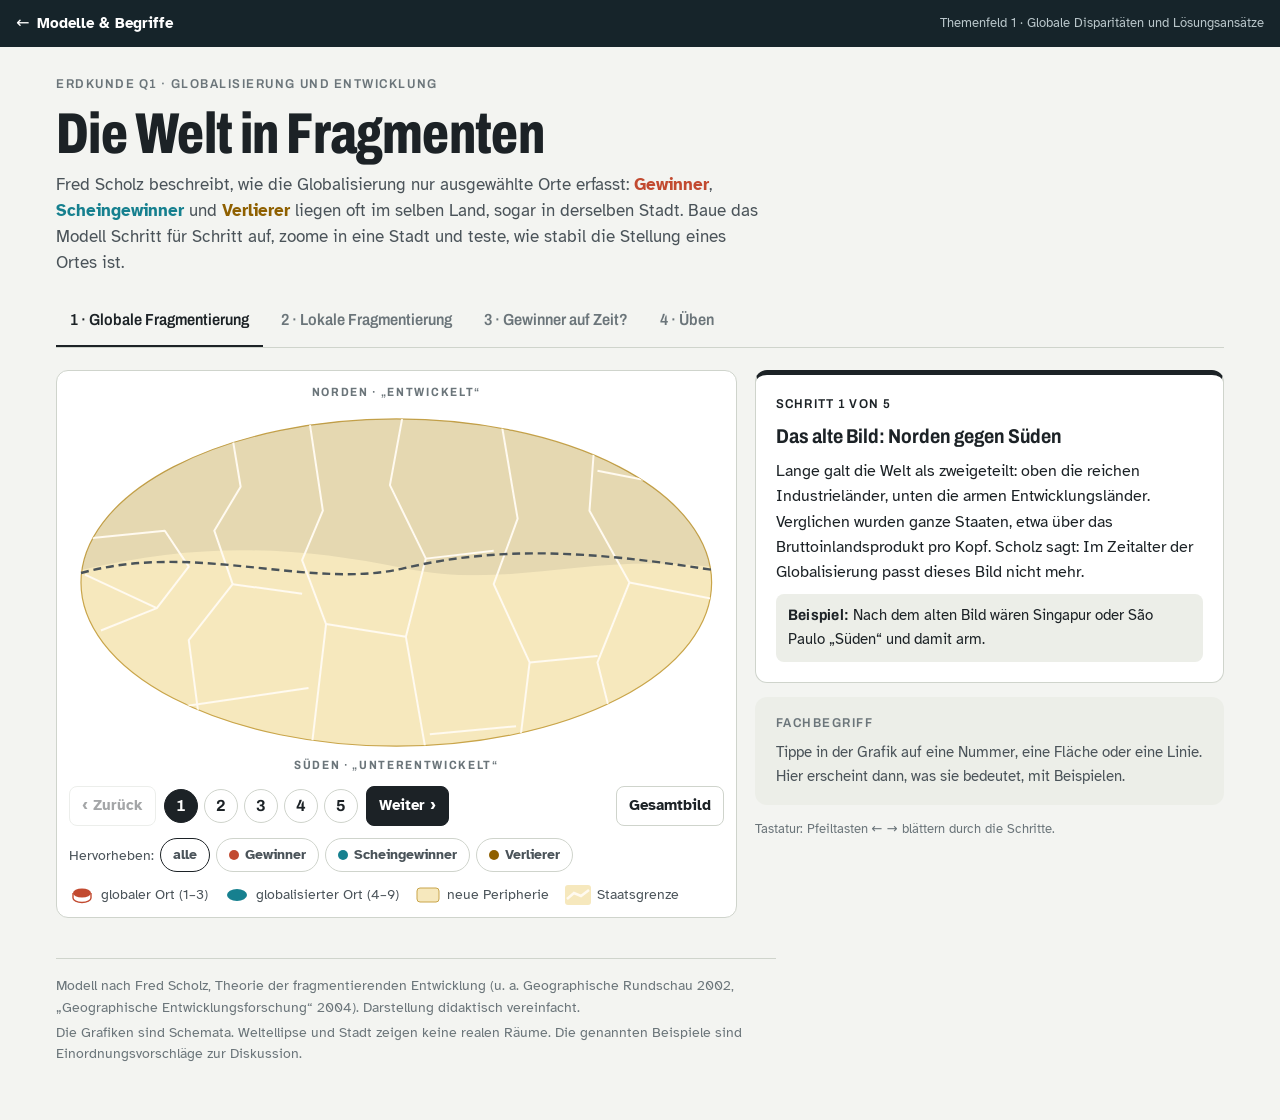
<file: fragmentierung.html>
<!doctype html><html lang="de"><head><meta charset=utf8><meta name=viewport content="width=device-width,initial-scale=1,viewport-fit=cover"><style>:root{color-scheme:light;box-sizing:border-box;padding-top:env(safe-area-inset-top,0px);padding-bottom:env(safe-area-inset-bottom,0px)}html{scroll-padding-top:env(safe-area-inset-top,0px)}body{margin:0;padding:0;font:14px -apple-system,BlinkMacSystemFont,sans-serif;background:#faf9f5;color:#141413}img{max-width:100%}[hidden]:not([hidden=until-found i]){display:none!important}</style></head><body>
<style>
.lkbar{--lkb-bg:#16242a;--lkb-fg:#ffffff;--lkb-mu:#b9c6ca;display:flex;flex-wrap:wrap;gap:4px 16px;align-items:center;justify-content:space-between;padding:9px 16px;background:var(--lkb-bg);color:var(--lkb-fg);font:600 15px/1.3 "Atkinson Hyperlegible",system-ui,-apple-system,"Segoe UI",sans-serif}
@media (prefers-color-scheme: dark){:root:not([data-theme="light"]) .lkbar{--lkb-bg:#e3ebed;--lkb-fg:#16242a;--lkb-mu:#46565c}}
:root[data-theme="dark"] .lkbar{--lkb-bg:#e3ebed;--lkb-fg:#16242a;--lkb-mu:#46565c}
.lkbar a{color:var(--lkb-fg);text-decoration:none;display:inline-flex;gap:8px;align-items:center;padding:4px 0}
.lkbar a:hover{text-decoration:underline;text-underline-offset:3px}
.lkbar a:focus-visible{outline:3px solid var(--lkb-mu);outline-offset:2px;border-radius:4px}
.lkbar span{color:var(--lkb-mu);font-weight:400;font-size:13px}
</style>
<nav class="lkbar" aria-label="Plattform"><a href="index.html"><span aria-hidden="true" style="color:inherit;font-size:16px">←</span> Modelle &amp; Begriffe</a><span>Themenfeld 1 · Globale Disparitäten und Lösungsansätze</span></nav>

<title>Fragmentierende Entwicklung</title>
<link rel="stylesheet" href="schriften.css">
<style>
/* Layout: Schwesterseite zu „Entwicklung von oben und unten“. Kopf, Tab-Leiste, je Tab große schematische Figur neben einem Lese-Panel. */
:root{
  --bg:#f3f4f1; --surface:#ffffff; --surface2:#eceee8; --ink:#1c2226; --ink2:#4a5359; --ink3:#6b757a; --line:#cfd4cc;
  --gew:#c24a30; --gew-soft:#f7e2da;
  --sch:#16808f; --sch-soft:#d8eef1;
  --ver:#8f6000; --ver-soft:#f6ebcd; --peri:#f6e8bd; --hatch:#c9a54a; --bline:#fffaf0;
  --on:#ffffff;
  --land:#e9e8df; --sea:#bcd8e1;
  --f-wi:#9c3a44; --f-wi2:#c96f77; --f-ap:#e0a9b0; --f-ar:#f3dde0;
  --f-ex:#7a58b5; --f-ex2:#a88bd6; --f-vi:#3f9555; --f-vi2:#8fcf9e; --f-ze:#ad9888; --f-vw:#ddb060; --f-wo:#acd4de; --f-sl:#6f9ba7;
  --good:#2a7d45; --bad:#b3261e; --focus:#2563a8;
  --f-display:"Archivo","Arial Narrow",system-ui,sans-serif;
  --f-body:"Atkinson Hyperlegible",system-ui,-apple-system,"Segoe UI",Roboto,sans-serif;
}
@media (prefers-color-scheme: dark){ :root:not([data-theme="light"]){
  --bg:#12171a; --surface:#1a2125; --surface2:#232c31; --ink:#e4e9ea; --ink2:#aab5b9; --ink3:#89969b; --line:#323e44;
  --gew:#ec7c60; --gew-soft:#3b231c; --sch:#52c1ce; --sch-soft:#14333a; --ver:#e2b451; --ver-soft:#352c16;
  --peri:#2e2918; --hatch:#8a7330; --bline:#1a2125; --on:#11171a; --land:#1b2225; --sea:#1d3b46;
  --f-wi:#d2656f; --f-wi2:#9e4a53; --f-ap:#8e5a61; --f-ar:#4a3539;
  --f-ex:#a386db; --f-ex2:#5f4a88; --f-vi:#5fbf78; --f-vi2:#2f6b40; --f-ze:#8b7a6c; --f-vw:#c79a45; --f-wo:#2c5361; --f-sl:#4f7d8a;
  --good:#6fcf8d; --bad:#f08b76; --focus:#6ea8ea; color-scheme:dark }}
:root[data-theme="dark"]{
  --bg:#12171a; --surface:#1a2125; --surface2:#232c31; --ink:#e4e9ea; --ink2:#aab5b9; --ink3:#89969b; --line:#323e44;
  --gew:#ec7c60; --gew-soft:#3b231c; --sch:#52c1ce; --sch-soft:#14333a; --ver:#e2b451; --ver-soft:#352c16;
  --peri:#2e2918; --hatch:#8a7330; --bline:#1a2125; --on:#11171a; --land:#1b2225; --sea:#1d3b46;
  --f-wi:#d2656f; --f-wi2:#9e4a53; --f-ap:#8e5a61; --f-ar:#4a3539;
  --f-ex:#a386db; --f-ex2:#5f4a88; --f-vi:#5fbf78; --f-vi2:#2f6b40; --f-ze:#8b7a6c; --f-vw:#c79a45; --f-wo:#2c5361; --f-sl:#4f7d8a;
  --good:#6fcf8d; --bad:#f08b76; --focus:#6ea8ea; color-scheme:dark }

*{box-sizing:border-box}
[hidden]{display:none!important}
body{background:var(--bg);color:var(--ink);font-family:var(--f-body);font-size:16px;line-height:1.55}
.wrap{max-width:1200px;margin:0 auto;padding-inline:16px;padding-block:28px 56px}
button{font:inherit;color:inherit}
:focus-visible{outline:3px solid var(--focus);outline-offset:2px}

header.top{display:grid;gap:10px;margin-bottom:22px}
.eyebrow{font-family:var(--f-display);font-stretch:90%;font-weight:600;font-size:.8rem;letter-spacing:.12em;text-transform:uppercase;color:var(--ink3)}
h1{font-family:var(--f-display);font-stretch:72%;font-weight:800;font-size:clamp(2.1rem,5.4vw,3.6rem);line-height:1;margin:0;text-wrap:balance;letter-spacing:-.01em}
.lede{margin:0;max-width:64ch;color:var(--ink2);font-size:1.05rem}
.lede b{font-weight:700}
.lede .g{color:var(--gew)} .lede .s{color:var(--sch)} .lede .v{color:var(--ver)}

.tabs{display:flex;gap:4px;border-bottom:1px solid var(--line);margin-bottom:22px;overflow-x:auto;scrollbar-width:none}
.tab{appearance:none;border:0;background:none;padding:10px 14px 12px;font-family:var(--f-display);font-stretch:88%;font-weight:600;font-size:1rem;color:var(--ink3);border-bottom:3px solid transparent;margin-bottom:-1px;cursor:pointer;white-space:nowrap}
.tab[aria-selected="true"]{color:var(--ink);border-bottom-color:var(--ink)}
.tab:hover{color:var(--ink)}

h2{font-family:var(--f-display);font-stretch:80%;font-weight:700;font-size:1.6rem;line-height:1.1;margin:0;text-wrap:balance}
h3{font-family:var(--f-display);font-stretch:85%;font-weight:700;font-size:1.25rem;line-height:1.15;margin:0;text-wrap:balance}
p{margin:0}
.muted{color:var(--ink2)}
.card{background:var(--surface);border:1px solid var(--line);border-radius:12px}

.modelgrid{display:grid;gap:18px;grid-template-columns:1fr}
@media (min-width:920px){.modelgrid{grid-template-columns:minmax(0,1.45fr) minmax(0,1fr);align-items:start}}
.figure{padding:12px;display:grid;gap:12px;min-width:0}
.dia{width:100%;height:auto;display:block;border-radius:8px}
.stepbar{display:flex;flex-wrap:wrap;align-items:center;gap:8px}
.sbtn{appearance:none;border:1.5px solid var(--line);background:var(--surface);border-radius:8px;padding:7px 12px;cursor:pointer;font-weight:700;font-size:.95rem;display:inline-flex;align-items:center;gap:6px}
.sbtn:hover{border-color:var(--ink3)}
.sbtn:disabled{opacity:.4;cursor:default}
.sbtn.primary{background:var(--ink);color:var(--surface);border-color:var(--ink)}
.sbtn[aria-pressed="true"]{background:var(--surface2);border-color:var(--ink)}
.dots{display:flex;gap:6px}
.sdot{appearance:none;width:34px;height:34px;border-radius:50%;border:1.5px solid var(--line);background:var(--surface);cursor:pointer;font-family:var(--f-display);font-weight:700;font-variant-numeric:tabular-nums}
.sdot[aria-current="step"]{background:var(--ink);border-color:var(--ink);color:var(--surface)}
.sdot.done{border-color:var(--ink)}
.spacer{flex:1}
.legend{display:flex;flex-wrap:wrap;gap:6px 16px;font-size:.88rem;color:var(--ink2)}
.legend span{display:inline-flex;align-items:center;gap:6px}
.legend svg{flex:none}
.filters{display:flex;flex-wrap:wrap;gap:6px;align-items:center;font-size:.9rem;color:var(--ink2)}
.fchip{appearance:none;border:1.5px solid var(--line);background:var(--surface);border-radius:999px;padding:5px 12px;cursor:pointer;font-weight:700;font-size:.88rem;display:inline-flex;gap:6px;align-items:center}
.fchip .dot{width:10px;height:10px;border-radius:50%}
.fchip[aria-pressed="true"][data-f="gew"]{border-color:var(--gew);background:var(--gew-soft)}
.fchip[aria-pressed="true"][data-f="sch"]{border-color:var(--sch);background:var(--sch-soft)}
.fchip[aria-pressed="true"][data-f="ver"]{border-color:var(--ver);background:var(--ver-soft)}
.fchip[aria-pressed="true"][data-f="alle"]{border-color:var(--ink)}

.reader{display:grid;gap:14px;min-width:0}
.stepcard{padding:20px;display:grid;gap:10px;border-top:5px solid var(--mc,var(--ink))}
.stepno{font-family:var(--f-display);font-stretch:90%;font-weight:600;font-size:.8rem;letter-spacing:.1em;text-transform:uppercase;color:var(--mc,var(--ink3))}
.stepcard .txt{font-size:1.02rem}
.example{background:var(--surface2);border-radius:8px;padding:10px 12px;font-size:.95rem}
.example b{font-family:var(--f-display);font-stretch:90%;letter-spacing:.02em}
.termcard{padding:16px 20px;display:grid;gap:8px;background:var(--surface2);border-color:transparent}
.termcard h4{margin:0;font-family:var(--f-display);font-stretch:88%;font-size:1.12rem;line-height:1.2}
.termcard .hint{color:var(--ink2);font-size:.95rem}
.termcard dl{margin:0;display:grid;gap:6px}
.termcard dt{font-weight:700;font-size:.85rem;color:var(--ink3);text-transform:uppercase;letter-spacing:.06em}
.termcard dd{margin:0}
.kbd{font-size:.82rem;color:var(--ink3)}
.gchip{display:inline-flex;align-items:center;gap:6px;font-size:.8rem;font-weight:700;padding:2px 10px;border-radius:999px;width:fit-content;font-family:var(--f-display);letter-spacing:.04em}
.gchip.gew{background:var(--gew-soft);color:var(--gew)} .gchip.sch{background:var(--sch-soft);color:var(--sch)} .gchip.ver{background:var(--ver-soft);color:var(--ver)}
.ichip{display:inline-flex;align-items:center;gap:6px;font-size:.8rem;font-weight:700;padding:2px 10px;border-radius:999px;width:fit-content;border:1.5px solid var(--ink2);color:var(--ink)}
.ichip.int{background:var(--ink);color:var(--surface);border-color:var(--ink)}
.ichip.nint{border-style:dashed;color:var(--ink2)}
.linkbtn{appearance:none;background:none;border:0;padding:0;color:var(--focus);font-weight:700;cursor:pointer;text-decoration:underline;text-underline-offset:3px;width:fit-content}

/* diagram internals */
.dia text{font-family:var(--f-body);fill:var(--ink)}
.dia .num{font-family:var(--f-display);font-weight:800;font-size:12px;fill:var(--on);pointer-events:none}
.dia .lab{font-size:13px;font-weight:700;paint-order:stroke;stroke:var(--surface);stroke-width:4px;stroke-linejoin:round;pointer-events:none}
.dia .lab.sm{font-size:12px}
.dia .big{font-family:var(--f-display);font-stretch:85%;font-weight:700;font-size:15px;letter-spacing:.14em;fill:var(--ink3)}
.dia .perilab{font-style:italic;font-weight:700;font-size:13px;fill:var(--ver);paint-order:stroke;stroke:var(--peri);stroke-width:4px;pointer-events:none}
.dia .hit{fill:none;stroke:transparent;stroke-width:16;pointer-events:stroke}
.dia .el{opacity:0;transition:opacity .5s ease}
.dia .el.on{opacity:1}
.dia .el.on.dim{opacity:.25}
.dia .el:not(.on){pointer-events:none}
.dia .mk{transition:opacity .4s ease}
#gdia[data-step="2"] .mk.gew{opacity:.4}
#gdia[data-step="3"] .mk{opacity:.35}
#gdia[data-filter="gew"] .mk:not(.gew),#gdia[data-filter="sch"] .mk:not(.sch),#gdia[data-filter="ver"] .mk{opacity:.12}
#gdia[data-filter="gew"] .net-s,#gdia[data-filter="sch"] .net-g,#gdia[data-filter="ver"] .net{opacity:.08}
.dia .net{transition:opacity .4s ease}
.dia [data-term]{cursor:pointer;outline:none}
.dia [data-term]:hover,.dia [data-term].sel,.dia [data-term]:focus-visible{filter:drop-shadow(0 0 3px var(--focus)) drop-shadow(0 0 1px var(--focus))}
@media (prefers-reduced-motion:reduce){.dia .el,.dia .mk{transition:none}}

/* city */
.toggles{display:flex;flex-wrap:wrap;gap:8px}
#city .links,#city .wall{opacity:0;transition:opacity .4s ease;pointer-events:none}
#city.show-links .links,#city.show-walls .wall{opacity:1}
#city .ni,#city .frag{transition:opacity .4s ease,filter .4s ease}
#city.investor .ni{opacity:.18;filter:grayscale(1)}
#city.investor .nilab{opacity:.2}
#city .blank{opacity:0;transition:opacity .4s ease;pointer-events:none}
#city.investor .blank{opacity:1}
.viewswap{display:flex;flex-wrap:wrap;gap:8px;align-items:center}
.zoomnote{font-size:.9rem;color:var(--ink2)}

/* dynamik */
.dyngrid{display:grid;gap:18px;grid-template-columns:1fr}
@media (min-width:920px){.dyngrid{grid-template-columns:minmax(0,1.2fr) minmax(0,1fr);align-items:start}}
.places{display:flex;flex-wrap:wrap;gap:8px}
.pbtn{appearance:none;border:1.5px solid var(--line);background:var(--surface);border-radius:10px;padding:8px 12px;cursor:pointer;text-align:left;display:grid;gap:0;min-width:0}
.pbtn b{font-family:var(--f-display);font-stretch:88%;font-size:1rem}
.pbtn span{font-size:.8rem;color:var(--ink3)}
.pbtn[aria-pressed="true"]{border-color:var(--ink);background:var(--surface2)}
.dyncard{padding:18px;display:grid;gap:14px;min-width:0}
.gauge{position:relative;padding-top:30px}
.bands{display:grid;grid-template-columns:1fr 1fr 1fr;border-radius:8px;overflow:hidden;height:48px}
.bands div{display:flex;align-items:center;justify-content:center;text-align:center;font-family:var(--f-display);font-stretch:85%;font-weight:700;font-size:.85rem;line-height:1.1;padding:4px}
.b-ver{background:var(--ver-soft);color:var(--ver)} .b-sch{background:var(--sch-soft);color:var(--sch)} .b-gew{background:var(--gew-soft);color:var(--gew)}
.pin{position:absolute;top:0;transform:translateX(-50%);transition:left .7s cubic-bezier(.3,.7,.3,1);display:grid;justify-items:center}
.pin i{display:block;width:2px;height:62px;background:var(--ink)}
.pin b{font-family:var(--f-display);font-size:.78rem;background:var(--ink);color:var(--surface);padding:1px 8px;border-radius:999px;white-space:nowrap}
@media (prefers-reduced-motion:reduce){.pin{transition:none}}
.status{display:flex;flex-wrap:wrap;gap:8px 14px;align-items:baseline}
.status .now{font-family:var(--f-display);font-stretch:80%;font-weight:700;font-size:1.6rem;line-height:1.1}
.events{display:grid;gap:8px}
.evbtn{appearance:none;border:1.5px solid var(--line);background:var(--surface);border-radius:10px;padding:10px 14px;cursor:pointer;text-align:left;display:flex;gap:10px;align-items:flex-start;font-size:.97rem}
.evbtn:hover:not(:disabled){border-color:var(--ink3)}
.evbtn:disabled{cursor:default;opacity:.45}
.evbtn .tag{flex:none;font-family:var(--f-display);font-size:.72rem;font-weight:700;letter-spacing:.06em;text-transform:uppercase;border-radius:6px;padding:2px 6px;margin-top:2px}
.tag.up{background:var(--gew-soft);color:var(--gew)} .tag.down{background:var(--ver-soft);color:var(--ver)}
.log{display:grid;gap:10px;margin:0;padding:0;list-style:none}
.log li{padding:12px 14px;border-radius:10px;background:var(--surface2);font-size:.95rem;display:grid;gap:4px}
.log li b{font-family:var(--f-display);font-stretch:90%}
.log li.jump{border-left:4px solid var(--ink)}
.log .empty{background:none;border:1.5px dashed var(--line);color:var(--ink3)}
.why{padding:18px 20px;display:grid;gap:8px}
.why ul{margin:0;padding-left:1.1em;display:grid;gap:6px}

/* quiz */
.quizhead{display:flex;flex-wrap:wrap;gap:12px;align-items:center;justify-content:space-between;margin-bottom:16px}
.score{font-family:var(--f-display);font-stretch:85%;font-weight:700;font-size:1.15rem;font-variant-numeric:tabular-nums}
.bar{height:8px;border-radius:4px;background:var(--surface2);overflow:hidden;min-width:160px;flex:1;max-width:320px;display:flex}
.bar i{display:block;height:100%}
.qsec{display:grid;gap:10px;margin-bottom:22px}
.qgrid{display:grid;gap:12px;grid-template-columns:1fr}
@media (min-width:760px){.qgrid{grid-template-columns:1fr 1fr}}
.q{padding:16px 18px;display:grid;gap:12px;align-content:start}
.q .stmt{font-size:1.02rem}
.q .btns{display:flex;flex-wrap:wrap;gap:8px}
.qb{appearance:none;border:1.5px solid var(--line);background:var(--surface);border-radius:8px;padding:7px 12px;cursor:pointer;font-weight:700;display:inline-flex;gap:8px;align-items:center;font-size:.93rem}
.qb .dot{width:10px;height:10px;border-radius:50%}
.qb:hover:not(:disabled){border-color:var(--ink3)}
.qb:disabled{cursor:default;opacity:.5}
.qb.picked{opacity:1;border-color:var(--ink)}
.q.right{border-color:var(--good)} .q.wrong{border-color:var(--bad)}
.fb{font-size:.95rem}
.fb strong{margin-right:4px}
.q.right .fb strong{color:var(--good)} .q.wrong .fb strong{color:var(--bad)}
footer{margin-top:40px;padding-top:16px;border-top:1px solid var(--line);font-size:.85rem;color:var(--ink3);display:grid;gap:4px;max-width:80ch}
</style>

<div class="wrap">
  <header class="top">
    <div class="eyebrow">Erdkunde Q1 · Globalisierung und Entwicklung</div>
    <h1>Die Welt in Fragmenten</h1>
    <p class="lede">Fred Scholz beschreibt, wie die Globalisierung nur ausgewählte Orte erfasst: <b class="g">Gewinner</b>, <b class="s">Scheingewinner</b> und <b class="v">Verlierer</b> liegen oft im selben Land, sogar in derselben Stadt. Baue das Modell Schritt für Schritt auf, zoome in eine Stadt und teste, wie stabil die Stellung eines Ortes ist.</p>
  </header>

  <nav class="tabs" role="tablist" aria-label="Bereiche">
    <button class="tab" role="tab" id="t-global" data-tab="global" aria-controls="p-global" aria-selected="true">1 · Globale Fragmentierung</button>
    <button class="tab" role="tab" id="t-lokal" data-tab="lokal" aria-controls="p-lokal" aria-selected="false" tabindex="-1">2 · Lokale Fragmentierung</button>
    <button class="tab" role="tab" id="t-dynamik" data-tab="dynamik" aria-controls="p-dynamik" aria-selected="false" tabindex="-1">3 · Gewinner auf Zeit?</button>
    <button class="tab" role="tab" id="t-ueben" data-tab="ueben" aria-controls="p-ueben" aria-selected="false" tabindex="-1">4 · Üben</button>
  </nav>

  <!-- 1 Global -->
  <section class="panel" id="p-global" role="tabpanel" aria-labelledby="t-global">
    <div class="modelgrid">
      <div class="card figure">
        <div id="gHost"></div>
        <div class="stepbar">
          <button class="sbtn" id="gPrev" aria-label="Vorheriger Schritt">‹ Zurück</button>
          <div class="dots" id="gDots"></div>
          <button class="sbtn primary" id="gNext">Weiter ›</button>
          <span class="spacer"></span>
          <button class="sbtn" id="gAllBtn" aria-pressed="false">Gesamtbild</button>
        </div>
        <div class="filters" role="group" aria-label="Gruppe hervorheben">
          <span>Hervorheben:</span>
          <button class="fchip" data-f="alle" aria-pressed="true">alle</button>
          <button class="fchip" data-f="gew" aria-pressed="false"><span class="dot" style="background:var(--gew)"></span>Gewinner</button>
          <button class="fchip" data-f="sch" aria-pressed="false"><span class="dot" style="background:var(--sch)"></span>Scheingewinner</button>
          <button class="fchip" data-f="ver" aria-pressed="false"><span class="dot" style="background:var(--ver)"></span>Verlierer</button>
        </div>
        <div class="legend">
          <span><svg width="26" height="20" viewBox="0 0 26 20" aria-hidden="true"><path d="M4,8 v5 a9,4.5 0 0 0 18,0 v-5" style="fill:var(--surface);stroke:var(--gew)" stroke-width="1.4"/><ellipse cx="13" cy="8" rx="9" ry="4.5" style="fill:var(--gew)"/></svg>globaler Ort (1–3)</span>
          <span><svg width="26" height="20" viewBox="0 0 26 20" aria-hidden="true"><ellipse cx="13" cy="10" rx="10" ry="6" style="fill:var(--sch)"/></svg>globalisierter Ort (4–9)</span>
          <span><svg width="26" height="20" viewBox="0 0 26 20" aria-hidden="true"><rect x="2" y="3" width="22" height="14" rx="3" style="fill:var(--peri);stroke:var(--hatch)"/></svg>neue Peripherie</span>
          <span><svg width="26" height="20" viewBox="0 0 26 20" aria-hidden="true"><rect x="0" y="0" width="26" height="20" rx="3" style="fill:var(--peri)"/><path d="M2,14 L9,8 L16,11 L24,5" fill="none" style="stroke:var(--bline)" stroke-width="2.5"/></svg>Staatsgrenze</span>
        </div>
      </div>
      <div class="reader">
        <div class="card stepcard" id="gStep" aria-live="polite"></div>
        <div class="card termcard" id="gTerm" aria-live="polite">
          <span class="eyebrow">Fachbegriff</span>
          <p class="hint">Tippe in der Grafik auf eine Nummer, eine Fläche oder eine Linie. Hier erscheint dann, was sie bedeutet, mit Beispielen.</p>
        </div>
        <p class="kbd">Tastatur: Pfeiltasten ← → blättern durch die Schritte.</p>
      </div>
    </div>
  </section>

  <!-- 2 Lokal -->
  <section class="panel" id="p-lokal" role="tabpanel" aria-labelledby="t-lokal" hidden>
    <div class="modelgrid">
      <div class="card figure">
        <div class="viewswap">
          <h3 id="cityTitle" style="flex:1;min-width:0">Eine globalisierte Stadt</h3>
          <button class="sbtn" id="zoomBtn">Ins Wirtschaftsfragment zoomen ›</button>
        </div>
        <div id="cityWrap">
        <svg id="city" class="dia" viewBox="0 0 820 500" role="img" aria-label="Schema einer globalisierten Stadt mit ihren Fragmenten">
          <defs>
            <pattern id="slumPat" width="9" height="9" patternUnits="userSpaceOnUse"><rect width="9" height="9" style="fill:var(--f-sl)"/><rect x="1" y="1" width="3.5" height="3" style="fill:var(--f-wo)"/><rect x="5.5" y="4.5" width="2.5" height="3.5" style="fill:var(--f-wo)"/></pattern>
            <pattern id="blankPat" width="8" height="8" patternUnits="userSpaceOnUse" patternTransform="rotate(45)"><rect width="8" height="8" style="fill:var(--surface)"/><line x1="0" y1="0" x2="0" y2="8" style="stroke:var(--line)" stroke-width="2"/></pattern>
            <marker id="arrC" viewBox="0 0 10 10" refX="8" refY="5" markerWidth="7" markerHeight="7" orient="auto-start-reverse"><path d="M0,0L10,5L0,10z" style="fill:var(--ink)"/></marker>
          </defs>
          <rect width="820" height="500" style="fill:var(--land)"/>
          <path d="M745,0 C722,120 760,220 732,300 S762,430 742,500 L820,500 L820,0Z" style="fill:var(--sea)"/>
          <text x="785" y="470" class="lab sm" text-anchor="middle" style="fill:var(--ink2)">Meer</text>

          <!-- Stadtfläche: Wohn- und Gewerbegebiete -->
          <path class="frag ni" data-term="wohn" tabindex="0" role="button" aria-label="Wohn- und Gewerbegebiete" d="M95,175 C125,95 265,65 385,85 S610,75 690,150 S728,320 700,420 S480,480 330,462 S110,432 80,342 S65,235 95,175Z" style="fill:var(--f-wo)"/>
          <path d="M0,330 C140,300 250,390 380,365 S600,330 745,392" fill="none" style="stroke:var(--sea)" stroke-width="16" stroke-linecap="round" pointer-events="none"/>

          <!-- Slums -->
          <g class="frag ni" data-term="slum" tabindex="0" role="button" aria-label="Hütten- und Slumviertel">
            <path d="M118,322 C150,298 215,318 242,345 C252,372 200,387 160,377 C124,369 104,346 118,322Z" style="fill:url(#slumPat)"/>
            <path d="M390,380 C430,372 480,360 520,372 C532,395 470,411 420,409 C394,406 380,392 390,380Z" style="fill:url(#slumPat)"/>
            <path d="M560,410 C600,395 650,400 670,420 C660,446 600,453 570,441 C554,433 551,420 560,410Z" style="fill:url(#slumPat)"/>
            <path d="M236,150 C262,139 292,150 292,171 C286,192 250,194 236,181 C225,171 226,158 236,150Z" style="fill:url(#slumPat)"/>
          </g>

          <!-- Altstadt -->
          <g class="frag ni" data-term="zentrum" tabindex="0" role="button" aria-label="Traditionelles Stadtzentrum">
            <path d="M235,240 C240,205 290,195 335,205 C375,215 382,260 355,285 C320,306 255,296 238,270Z" style="fill:var(--f-ze)"/>
            <path d="M250,230 L290,250 L285,280 M290,250 L340,235 L350,265 M300,215 L290,250 M320,285 L340,235" fill="none" style="stroke:var(--surface)" stroke-width="2" opacity=".7"/>
          </g>

          <!-- Verwaltung -->
          <g class="frag ni" data-term="verwaltung" tabindex="0" role="button" aria-label="Verwaltungsviertel">
            <rect x="305" y="118" width="110" height="52" rx="6" style="fill:var(--f-vw)"/>
            <g style="fill:var(--surface)" opacity=".6"><rect x="313" y="124" width="16" height="10" rx="1"/><rect x="391" y="124" width="16" height="10" rx="1"/><rect x="313" y="154" width="16" height="10" rx="1"/><rect x="391" y="154" width="16" height="10" rx="1"/></g>
          </g>

          <!-- Gated Community -->
          <g class="frag intg" data-term="villen" tabindex="0" role="button" aria-label="Villenviertel, Gated Community">
            <ellipse cx="160" cy="118" rx="62" ry="36" style="fill:var(--f-vi)"/>
            <ellipse cx="140" cy="122" rx="26" ry="14" style="fill:var(--f-vi2)"/>
            <path d="M146,110 v14" style="stroke:var(--ink)" stroke-width="1.5"/><path d="M146,110 l8,3 -8,3z" style="fill:var(--gew)"/>
            <g style="fill:var(--surface)"><rect x="180" y="100" width="9" height="7"/><rect x="194" y="110" width="9" height="7"/><rect x="178" y="124" width="9" height="7"/><rect x="195" y="128" width="9" height="7"/><rect x="118" y="98" width="9" height="7"/></g>
          </g>

          <!-- Wirtschaftsfragment -->
          <g class="frag intg" data-term="wirtschaft" tabindex="0" role="button" aria-label="Wirtschaftsfragment">
            <ellipse cx="505" cy="242" rx="74" ry="30" style="fill:var(--f-wi2)"/>
            <g style="fill:var(--f-wi)">
              <rect x="455" y="200" width="14" height="42"/><rect x="471" y="175" width="16" height="67"/><rect x="490" y="150" width="18" height="92"/><rect x="511" y="165" width="16" height="77"/><rect x="530" y="185" width="15" height="57"/><rect x="548" y="206" width="12" height="36"/>
            </g>
            <g style="fill:var(--surface)" opacity=".45"><rect x="493" y="156" width="4" height="80"/><rect x="474" y="181" width="3" height="56"/><rect x="514" y="171" width="3" height="66"/></g>
          </g>

          <!-- Exportproduktionszone -->
          <g class="frag intg" data-term="export" tabindex="0" role="button" aria-label="Exportproduktionszone">
            <rect x="592" y="287" width="112" height="68" rx="4" style="fill:var(--f-ex)"/>
            <g style="fill:var(--f-ex2)"><rect x="600" y="296" width="44" height="22" rx="2"/><rect x="652" y="296" width="44" height="22" rx="2"/><rect x="600" y="325" width="96" height="22" rx="2"/></g>
            <g style="fill:var(--ink3)"><rect x="704" y="298" width="30" height="5"/><rect x="704" y="318" width="34" height="5"/><rect x="704" y="338" width="28" height="5"/></g>
          </g>

          <!-- Flughafen -->
          <g class="frag intg" data-term="flughafen" tabindex="0" role="button" aria-label="Flughafen und Hafen">
            <rect x="540" y="47" width="150" height="14" rx="2" transform="rotate(-10 615 54)" style="fill:var(--ink3)"/>
            <path d="M555,56 L675,35" style="stroke:var(--surface)" stroke-width="1.5" stroke-dasharray="8 6" transform="rotate(0)"/>
            <rect x="598" y="68" width="40" height="12" rx="2" style="fill:var(--ink2)"/>
          </g>

          <!-- Schnellstraßen -->
          <g class="frag intg" data-term="schnellstrasse" tabindex="0" role="button" aria-label="Schnellstraßen">
            <path d="M616,80 C595,125 565,165 545,196 M552,245 C590,262 618,272 640,287 M466,206 C432,100 300,72 222,106" fill="none" style="stroke:var(--ink2)" stroke-width="8" stroke-linecap="round"/>
            <path d="M616,80 C595,125 565,165 545,196 M552,245 C590,262 618,272 640,287 M466,206 C432,100 300,72 222,106" fill="none" style="stroke:var(--surface)" stroke-width="3.5" stroke-linecap="round"/>
            <path d="M616,80 C595,125 565,165 545,196 M552,245 C590,262 618,272 640,287 M466,206 C432,100 300,72 222,106" class="hit"/>
          </g>

          <!-- Investorenblick: weiße Flecken -->
          <g class="blank">
            <text x="175" y="250" class="lab" text-anchor="middle" style="fill:var(--ink3)">für Investoren</text>
            <text x="175" y="266" class="lab" text-anchor="middle" style="fill:var(--ink3)">uninteressant</text>
          </g>

          <!-- Mauern -->
          <g class="wall">
            <ellipse cx="160" cy="118" rx="66" ry="40" fill="none" style="stroke:var(--ink)" stroke-width="3.5" stroke-dasharray="2 5" stroke-linecap="round"/>
            <rect x="587" y="282" width="122" height="78" rx="6" fill="none" style="stroke:var(--ink)" stroke-width="3.5" stroke-dasharray="2 5" stroke-linecap="round"/>
            <ellipse cx="507" cy="232" rx="82" ry="46" fill="none" style="stroke:var(--ink)" stroke-width="2" stroke-dasharray="2 6" stroke-linecap="round" opacity=".6"/>
            <text x="160" y="172" class="lab sm" text-anchor="middle">Mauer, Wachdienst</text>
            <text x="648" y="275" class="lab sm" text-anchor="middle">Zaun, Zollgrenze</text>
          </g>

          <!-- Globale Verflechtungen -->
          <g class="links">
            <path d="M160,80 C300,-8 600,-8 796,18" fill="none" style="stroke:var(--ink)" stroke-width="2" stroke-dasharray="6 5" marker-end="url(#arrC)"/>
            <path d="M505,148 C600,92 700,44 796,20" fill="none" style="stroke:var(--ink)" stroke-width="2" stroke-dasharray="6 5" marker-end="url(#arrC)"/>
            <path d="M650,44 C720,30 760,24 796,21" fill="none" style="stroke:var(--ink)" stroke-width="2" stroke-dasharray="6 5" marker-end="url(#arrC)"/>
            <path d="M735,310 C790,225 810,130 805,30" fill="none" style="stroke:var(--ink)" stroke-width="2" stroke-dasharray="6 5" marker-end="url(#arrC)"/>
            <text x="812" y="48" class="lab sm" text-anchor="end">zu globalen</text>
            <text x="812" y="62" class="lab sm" text-anchor="end">Orten weltweit</text>
          </g>

          <!-- Beschriftungen -->
          <text x="160" y="72" class="lab" text-anchor="middle">Gated Community</text>
          <text x="360" y="149" class="lab sm nilab" text-anchor="middle">Verwaltung</text>
          <text x="306" y="256" class="lab sm nilab" text-anchor="middle">Altstadt</text>
          <text x="505" y="290" class="lab" text-anchor="middle">Wirtschaftsfragment</text>
          <text x="648" y="378" class="lab" text-anchor="middle">Exportproduktionszone</text>
          <text x="615" y="100" class="lab sm" text-anchor="middle">Flughafen</text>
          <text x="752" y="292" class="lab sm" text-anchor="middle">Hafen</text>
          <text x="175" y="402" class="lab sm nilab" text-anchor="middle">Slum</text>
          <text x="455" y="428" class="lab sm nilab" text-anchor="middle">Slum</text>
          <text x="150" y="222" class="lab sm nilab" text-anchor="middle">Wohn- und</text>
          <text x="150" y="236" class="lab sm nilab" text-anchor="middle">Gewerbegebiete</text>
          <text x="330" y="94" class="lab sm" text-anchor="middle" style="fill:var(--ink2)">Schnellstraße</text>
        </svg>
        </div>
        <div id="innerWrap" hidden>
        <svg id="inner" class="dia" viewBox="0 0 820 420" role="img" aria-label="Innenansicht des Wirtschaftsfragments">
          <rect width="820" height="420" style="fill:var(--land)"/>
          <g data-term="worker" tabindex="0" role="button" aria-label="Arbeiterunterkünfte">
            <path d="M50,250 v22 a360,110 0 0 0 720,0 v-22" style="fill:var(--f-wi2)"/>
            <ellipse cx="410" cy="250" rx="360" ry="110" style="fill:var(--f-ar);stroke:var(--f-wi)" stroke-width="1.5"/>
          </g>
          <g data-term="hall" tabindex="0" role="button" aria-label="Werkhallen modern und traditionell">
            <g fill="none" style="stroke:var(--f-wi)" stroke-width="2.2">
              <circle cx="180" cy="300" r="10"/><circle cx="192" cy="300" r="10"/>
              <circle cx="520" cy="330" r="10"/><circle cx="532" cy="330" r="10"/>
              <circle cx="700" cy="255" r="10"/><circle cx="712" cy="255" r="10"/>
              <circle cx="120" cy="255" r="10"/><circle cx="640" cy="305" r="10"/><circle cx="300" cy="325" r="10"/><circle cx="410" cy="340" r="10"/>
            </g>
          </g>
          <g data-term="home" tabindex="0" role="button" aria-label="Heimarbeit">
            <g fill="none" style="stroke:var(--ink)" stroke-width="2" stroke-linejoin="round">
              <path d="M80,242 l8,-13 8,13z"/><path d="M92,288 l8,-13 8,13z"/><path d="M732,246 l8,-13 8,13z"/><path d="M246,352 l8,-13 8,13z"/><path d="M570,348 l8,-13 8,13z"/><path d="M660,340 l8,-13 8,13z"/>
            </g>
          </g>
          <g data-term="apart" tabindex="0" role="button" aria-label="Villen und Apartments">
            <path d="M210,200 v18 a200,55 0 0 0 400,0 v-18" style="fill:var(--f-wi2)"/>
            <ellipse cx="410" cy="200" rx="200" ry="55" style="fill:var(--f-ap)"/>
          </g>
          <g data-term="office" tabindex="0" role="button" aria-label="Bürohochhäuser und Head-Offices">
            <path d="M325,150 v42 a85,22 0 0 0 170,0 v-42" style="fill:var(--f-wi)"/>
            <ellipse cx="410" cy="150" rx="85" ry="22" style="fill:var(--f-wi2)"/>
          </g>
          <path d="M495,142 L520,120" style="stroke:var(--ink2)" stroke-width="1.2"/>
          <text x="524" y="118" class="lab">Bürohochhäuser, Head-Offices</text>
          <path d="M598,192 L626,172" style="stroke:var(--ink2)" stroke-width="1.2"/>
          <text x="630" y="170" class="lab">Villen, Apartments</text>
          <text x="410" y="408" class="lab" text-anchor="middle">Arbeiterunterkünfte</text>
          <path d="M122,244 L128,202" style="stroke:var(--ink2)" stroke-width="1.2"/>
          <text x="128" y="196" class="lab" text-anchor="middle">Werkhallen</text>
          <path d="M740,230 L742,210" style="stroke:var(--ink2)" stroke-width="1.2"/>
          <text x="742" y="202" class="lab" text-anchor="middle">Heimarbeit</text>
          <text x="410" y="40" class="big" text-anchor="middle">IM INNEREN DES WIRTSCHAFTSFRAGMENTS</text>
        </svg>
        </div>
        <div class="toggles" id="cityToggles">
          <button class="sbtn" data-t="show-links" aria-pressed="false">Globale Verflechtungen</button>
          <button class="sbtn" data-t="show-walls" aria-pressed="false">Mauern und Zäune</button>
          <button class="sbtn" data-t="investor" aria-pressed="false">Blick der Investoren</button>
        </div>
        <div class="legend" id="cityLegend">
          <span><svg width="18" height="14" aria-hidden="true"><rect width="18" height="14" rx="3" style="fill:var(--f-wi)"/></svg>Wirtschaftsfragment</span>
          <span><svg width="18" height="14" aria-hidden="true"><rect width="18" height="14" rx="3" style="fill:var(--f-ex)"/></svg>Exportproduktionszone</span>
          <span><svg width="18" height="14" aria-hidden="true"><rect width="18" height="14" rx="3" style="fill:var(--f-vi)"/></svg>Villenviertel</span>
          <span><svg width="18" height="14" aria-hidden="true"><rect width="18" height="14" rx="3" style="fill:var(--f-ze)"/></svg>Altstadt</span>
          <span><svg width="18" height="14" aria-hidden="true"><rect width="18" height="14" rx="3" style="fill:var(--f-vw)"/></svg>Verwaltung</span>
          <span><svg width="18" height="14" aria-hidden="true"><rect width="18" height="14" rx="3" style="fill:var(--f-wo)"/></svg>Wohn-, Gewerbegebiete</span>
          <span><svg width="18" height="14" aria-hidden="true"><rect width="18" height="14" rx="3" style="fill:url(#slumPat)"/></svg>Hütten-, Slumviertel</span>
        </div>
      </div>
      <div class="reader">
        <div class="card stepcard" style="--mc:var(--sch)">
          <span class="stepno">Zoom: von der Welt in die Stadt</span>
          <h3>Fragmentierung auch vor Ort</h3>
          <p class="txt">Ein globalisierter Ort ist kein einheitlicher Raum. Nur einzelne Viertel sind an die Weltwirtschaft angeschlossen. Daneben liegen Viertel, die kaum etwas davon haben. Scholz nennt das <b>lokale Fragmentierung</b>.</p>
          <p class="muted">Tippe ein Viertel an. Schalte dann die Verflechtungen, die Mauern und den Blick der Investoren zu.</p>
        </div>
        <div class="card termcard" id="cTerm" aria-live="polite">
          <span class="eyebrow">Fragment</span>
          <p class="hint">Noch nichts ausgewählt. Tippe in der Karte auf ein Viertel.</p>
        </div>
      </div>
    </div>
  </section>

  <!-- 3 Dynamik -->
  <section class="panel" id="p-dynamik" role="tabpanel" aria-labelledby="t-dynamik" hidden>
    <div style="display:grid;gap:8px;margin-bottom:16px;max-width:70ch">
      <h2>Gewinner auf Zeit?</h2>
      <p class="muted">Die Einteilung ist keine feste Rangliste. Unternehmen verlagern ihre Standorte, Preise schwanken, Technik verändert Arbeit. Wähle einen Ort und löse Ereignisse aus. Beobachte, wohin er rutscht.</p>
    </div>
    <div class="places" id="places" role="group" aria-label="Ort wählen" style="margin-bottom:16px"></div>
    <div class="dyngrid">
      <div class="card dyncard">
        <div class="status"><span class="eyebrow" id="dPlaceType"></span></div>
        <div class="status"><span class="now" id="dNow"></span><span class="muted" id="dPlaceEx"></span></div>
        <div class="gauge" aria-hidden="true">
          <div class="pin" id="pin"><b id="pinLab">Ort</b><i></i></div>
          <div class="bands"><div class="b-ver">Neue Peripherie</div><div class="b-sch">Globalisierter Ort</div><div class="b-gew">Globaler Ort</div></div>
        </div>
        <h3>Ereignisse</h3>
        <div class="events" id="events"></div>
        <div><button class="sbtn" id="dReset">Ort zurücksetzen</button></div>
      </div>
      <div class="reader">
        <div class="card why" style="padding:18px">
          <h3>Was ist passiert?</h3>
          <ul class="log" id="log"></ul>
        </div>
        <div class="card why">
          <h3>Warum ist die Stellung so unsicher?</h3>
          <ul>
            <li><b>Kapital ist mobil, Menschen kaum.</b> Ein Konzern kann ein Werk in wenigen Monaten verlagern. Die Beschäftigten bleiben zurück (englisch: footloose industries).</li>
            <li><b>Standortkonkurrenz.</b> Viele Orte bieten dieselbe Leistung an. Den Auftrag bekommt, wer am billigsten oder am besten ist.</li>
            <li><b>Entschieden wird woanders.</b> Globalisierte Orte führen aus. Die Zentralen in den globalen Orten entscheiden.</li>
            <li><b>Aufstieg ist möglich.</b> Wer eigene Forschung, Ausbildung und Weiterverarbeitung aufbaut, hält mehr Wertschöpfung im Land (Upgrading).</li>
          </ul>
        </div>
      </div>
    </div>
  </section>

  <!-- 4 Üben -->
  <section class="panel" id="p-ueben" role="tabpanel" aria-labelledby="t-ueben" hidden>
    <div class="quizhead">
      <div style="display:grid;gap:6px;max-width:60ch">
        <h2>Einordnen</h2>
        <p class="muted">Ordne jedes Beispiel ein. Die Rückmeldung nennt auch den passenden Typ aus dem Modell.</p>
      </div>
      <div style="display:flex;gap:12px;align-items:center;flex-wrap:wrap">
        <span class="score" id="score"></span>
        <div class="bar" id="bar" aria-hidden="true"></div>
        <button class="sbtn" id="qReset">Neu mischen</button>
      </div>
    </div>
    <div class="qsec">
      <h3>A · Globale Ebene: Wer gehört wohin?</h3>
      <div class="qgrid" id="qA"></div>
    </div>
    <div class="qsec">
      <h3>B · Lokale Ebene: Global integriert oder nicht?</h3>
      <div class="qgrid" id="qB"></div>
    </div>
  </section>

  <footer>
    <span>Modell nach Fred Scholz, Theorie der fragmentierenden Entwicklung (u. a. Geographische Rundschau 2002, „Geographische Entwicklungsforschung“ 2004). Darstellung didaktisch vereinfacht.</span>
    <span>Die Grafiken sind Schemata. Weltellipse und Stadt zeigen keine realen Räume. Die genannten Beispiele sind Einordnungsvorschläge zur Diskussion.</span>
  </footer>
</div>

<script>
const $=s=>document.querySelector(s), $$=s=>[...document.querySelectorAll(s)];

/* ================= Inhalte ================= */
const GROUPS={
  gew:{name:'Gewinner',ort:'Globale Orte / Regionen',en:'Acting Global Cities / Regions'},
  sch:{name:'Scheingewinner',ort:'Globalisierte Orte / Regionen',en:'Affected Global Cities / Regions'},
  ver:{name:'Verlierer',ort:'Neue Peripherie',en:'„Neuer Süden“'}
};
const TYPES={
  1:['gew','Kommandozentren der Wirtschaft','Hier sitzen die Zentralen großer Konzerne, Banken, Börsen und Versicherungen. Von hier aus wird entschieden, wo auf der Welt investiert, produziert und verkauft wird.','New York, London, Tokio, Frankfurt am Main, Singapur'],
  2:['gew','Hightech-Produktions-, Forschungs-, Service- und Innovationszentren','Neue Technologien werden hier entwickelt und hergestellt. Universitäten, Forschungslabore und hochqualifizierte Fachkräfte ballen sich.','Silicon Valley, Großraum München, Shenzhen'],
  3:['gew','Fordistische Industriezonen','Massenproduktion mit hoher Fertigungstiefe: Viele Arbeitsschritte vom Bauteil bis zum fertigen Produkt finden in der Region statt, etwa in der Autoindustrie. Solche Zonen können absteigen, wenn die Produktion abwandert.','Region Stuttgart, Wolfsburg; früher Detroit'],
  4:['sch','Hightech-Services','IT-Dienstleistungen, Softwarewartung und Callcenter im Auftrag ausländischer Firmen. Gut bezahlt im Landesvergleich, aber abhängig von den Auftraggebern.','Bengaluru (Indien), Manila (Philippinen)'],
  5:['sch','Auslagerungsindustrie','Zweigwerke montieren Vorprodukte für Konzerne aus den globalen Orten, oft in Sonderwirtschaftszonen mit Steuervorteilen.','Maquiladoras in Nordmexiko, z. B. Ciudad Juárez'],
  6:['sch','Billiglohn- und Konsumgüterproduktion','Arbeitsintensive Herstellung von Kleidung, Schuhen oder Spielzeug. Der Standortvorteil sind allein die niedrigen Löhne.','Textilindustrie in Bangladesch'],
  7:['sch','Rohstoff- und Nahrungsmittelproduktion','Bergbau, Plantagen und Exportlandwirtschaft. Weiterverarbeitet und veredelt wird meist anderswo, der Großteil der Wertschöpfung fließt ab.','Kupferbergbau in Chile, Sojaanbau in Brasilien'],
  8:['sch','Kinder- und Heimarbeit für den Weltmarkt','Zuarbeit in Wohnungen und kleinen Werkstätten, meist über Zwischenhändler, bezahlt pro Stück und ohne soziale Absicherung.','Teppichknüpfen und Stickereien in Südasien'],
  9:['sch','Freizeit- und Tourismusenklaven','Abgeschlossene Ferienanlagen, oft von Mauern umgeben und vom Umland getrennt. Ein großer Teil der Einnahmen geht an ausländische Reiseveranstalter und Hotelketten.','Punta Cana (Dominikanische Republik), Resortinseln der Malediven']
};
const GTERMS={
  peri:['ver','Neue Peripherie („Neuer Süden“)','Staaten oder Teile von Staaten, die für die Weltwirtschaft uninteressant sind. Die Menschen gelten dort als „überflüssig“: als Arbeitskräfte, als Kunden mit Kaufkraft und als Produzenten. Für sie ist dieser Raum ein Überlebensraum, geprägt von Subsistenzwirtschaft und informellem Sektor. Die neue Peripherie liegt nicht nur im Globalen Süden.','abgelegene Dörfer im Norden Malis; entvölkerte Dörfer im Landesinneren Spaniens'],
  ns:[null,'Das alte Bild: Nord-Süd-Gegensatz','Früher verglich man ganze Staaten: reiche Industrieländer im Norden, arme Entwicklungsländer im Süden. Das Modell von Scholz stellt dieses Bild infrage, weil Gewinner und Verlierer heute innerhalb derselben Staaten liegen.',null],
  grenze:[null,'Staatsgrenzen','Die Linien zeigen Staaten. Im Modell sind sie kaum noch wichtig: Globale Orte, globalisierte Orte und Peripherie liegen innerhalb derselben Grenzen nebeneinander.',null],
  netz:[null,'Globale Vernetzung','Globale und globalisierte Orte sind über Kapital, Waren, Informationen und Verkehrswege eng miteinander verbunden. Oft enger als mit ihrem eigenen Umland. Die Peripherie bleibt außerhalb dieses Netzes.',null]
};
const GSTEPS=[
  [null,'Das alte Bild: Norden gegen Süden','Lange galt die Welt als zweigeteilt: oben die reichen Industrieländer, unten die armen Entwicklungsländer. Verglichen wurden ganze Staaten, etwa über das Bruttoinlandsprodukt pro Kopf. Scholz sagt: Im Zeitalter der Globalisierung passt dieses Bild nicht mehr.','Nach dem alten Bild wären Singapur oder São Paulo „Süden“ und damit arm.'],
  ['gew','Globale Orte: die Gewinner','Einige wenige Orte steuern die Weltwirtschaft. Scholz nennt drei Typen: Kommandozentren (1), Hightech- und Forschungszentren (2) und fordistische Industriezonen (3). Die meisten liegen im alten Norden, aber nicht alle.','Singapur ist Finanz- und Handelsdrehscheibe, obwohl es nach dem alten Bild zum Süden gehört.'],
  ['sch','Globalisierte Orte: die Scheingewinner','Viele Orte sind an den Weltmarkt angeschlossen, aber nur als ausführende Stelle (Typen 4 bis 9). Die Entscheidungen fallen in den globalen Orten. Die Orte sind austauschbar: Die Arbeitsplätze bleiben nur, solange der Standort billig oder günstig gelegen ist. Deshalb sind sie nur scheinbar Gewinner.','Eine Textilfabrik in Bangladesch näht für eine europäische Modemarke. Findet die Marke einen billigeren Standort, zieht sie weiter.'],
  ['ver','Neue Peripherie: die Verlierer','Alles, was übrig bleibt, gehört zur neuen Peripherie. Diese Räume sind für die Weltwirtschaft uninteressant. Die Menschen dort gelten als „überflüssig“: Man braucht weder ihre Arbeitskraft noch ihre Kaufkraft. Scholz spricht vom „Neuen Süden“, der auch im Norden liegen kann.','Entvölkerte Dörfer im Landesinneren Spaniens liegen in einem reichen EU-Staat und trotzdem abseits.'],
  [null,'Die fragmentierte Welt','Globale und globalisierte Orte bilden ein Netz. Die Peripherie liegt dazwischen und bleibt ausgeschlossen. Die Grenze zwischen Gewinnern und Verlierern verläuft nicht mehr zwischen Staaten, sondern mitten durch sie hindurch, bis in die einzelne Stadt.',null]
];
/* Marker: x, y, Typ (in Weltkoordinaten, Welt wird um 20 nach unten verschoben) */
const MK=[[150,125,1],[330,92,1],[560,105,1],[640,300,1],[120,190,2],[410,120,2],[690,165,2],[470,330,2],[250,150,3],[510,170,3],[330,300,3],
  [230,85,9],[470,70,4],[620,85,9],[740,220,5],[590,180,6],
  [90,260,9],[170,300,5],[250,320,4],[200,360,8],[290,390,6],[380,250,7],[440,270,9],[400,370,4],[520,250,5],[560,330,8],[600,375,9],[700,280,7],[690,330,6],[515,395,8],[350,395,7]];

const LOC={
  wirtschaft:['int','Wirtschaftsfragment (Geschäftszentrum)','Hochhäuser mit Niederlassungen internationaler Konzerne, Banken, Hotels und Einkaufszentren.','Führungskräfte, Fachkräfte, Expats. Reinigungs- und Sicherheitspersonal pendelt aus anderen Vierteln ein.','Über Schnellstraße, Flughafen und Datenleitungen enger mit London oder Singapur verbunden als mit dem Nachbarviertel.'],
  export:['int','Exportproduktionszone','Abgegrenztes Gelände, in dem Zweigwerke für den Weltmarkt montieren. Es gibt Steuervorteile und Zollfreiheit, Arbeitsrechte gelten oft nur eingeschränkt.','Viele junge Frauen und Zugewanderte in Schichtarbeit mit niedrigen Löhnen. Das Management kommt meist aus dem Ausland.','Vorprodukte kommen per Schiff, Fertigwaren gehen direkt in den Export. Einheimische Betriebe bekommen kaum Aufträge.'],
  villen:['int','Villenviertel (Gated Community)','Bewachte Wohnanlage mit Mauer, Kameras, eigener Strom- und Wasserversorgung, Golfplatz und Privatschule. Im Modell heißt sie „Paradies“ oder „Zitadelle“.','Wohlhabende Oberschicht, leitende Angestellte, Expats. Hausangestellte kommen tagsüber aus den Slums.','Abgeschottet von der übrigen Stadt. Lebensstil, Konsum und Ausbildung der Kinder sind global ausgerichtet.'],
  zentrum:['nint','Traditionelles Stadtzentrum','Altstadt mit Märkten, Handwerk, Kleinhandel und religiösen Bauten.','Händler, Handwerker, alteingesessene Familien.','Versorgt die Stadtbevölkerung, wird vom globalen Geschäft aber umgangen. Teils verfällt die Bausubstanz.'],
  verwaltung:['nint','Verwaltungsviertel','Ministerien, Behörden und Gerichte.','Staatsbedienstete.','Der Staat setzt den Rahmen, zum Beispiel für Sonderwirtschaftszonen. Auf die Entscheidungen der Konzerne hat er wenig Einfluss.'],
  wohn:['nint','Wohn- und Gewerbegebiete','Große Wohnviertel der Mittel- und Unterschicht mit Kleinbetrieben und Werkstätten.','Der größte Teil der Stadtbevölkerung.','Von der Weltwirtschaft nur indirekt erfasst. Straßen, Wasser- und Stromversorgung reichen oft nicht aus.'],
  slum:['nint','Hütten- und Slumviertel','Informelle Siedlungen an Flussufern, Hängen und Bahnlinien, ohne sichere Wasser- und Stromversorgung. Im Modell „Höllen“ oder „Gettos“ genannt.','Zuwanderer vom Land, Tagelöhner, Beschäftigte im informellen Sektor. Manche arbeiten in der Exportzone oder als Hausangestellte in der Gated Community.','Überlebensraum der „Überflüssigen“: die neue Peripherie mitten in der Stadt, oft direkt neben der Gated Community.'],
  schnellstrasse:['int','Schnellstraßen','Mehrspurige, teils aufgeständerte Straßen.','Pendler aus den integrierten Vierteln, Lieferverkehr.','Sie verbinden die integrierten Fragmente mit Flughafen und Hafen und führen an den Slums vorbei oder über sie hinweg.'],
  flughafen:['int','Flughafen und Hafen','Knotenpunkte des Welthandels und des Reiseverkehrs.','Geschäftsreisende, Touristen, Logistikfirmen.','Über sie fließen Kapital, Waren und Menschen zu den globalen Orten weltweit.'],
  office:['int','Bürohochhäuser, Head-Offices','Regionale Zentralen internationaler Firmen, Banken und Beratungen.','Führungskräfte mit internationaler Ausbildung.','Die Verbindung zu den Kommandozentren (Typ 1). Hier kommen die Anweisungen an.'],
  apart:['int','Villen und Apartments','Moderne Wohnungen und Häuser in der Nähe der Büros.','Fach- und Führungskräfte, oft Expats.','Hoher Lebensstandard, getrennt von den Arbeiterunterkünften.'],
  worker:['teil','Arbeiterunterkünfte','Wohnheime und einfache Quartiere, eng und oft ohne Privatsphäre.','Arbeiterinnen und Arbeiter der Werkhallen, viele davon Zugewanderte.','Sie gehören zum Fragment, haben aber nur über ihren unsicheren Arbeitsplatz Anteil daran.'],
  hall:['teil','Werkhallen, modern und traditionell','Doppelkreis: moderne Fertigung für den Weltmarkt. Einfacher Kreis: traditionelle Werkstätten mit veralteter Technik.','Kernbelegschaft in den modernen Hallen, Leih- und Tagesarbeiter in den traditionellen.','Die traditionellen Betriebe sind oft Zulieferer mit geringer Bezahlung und fallen als Erste weg.'],
  home:['teil','Heimarbeit','Frauen und Kinder fertigen zu Hause Teile im Auftrag von Subunternehmern.','Familien aus den ärmsten Haushalten.','Bezahlt wird pro Stück, ohne Vertrag und Absicherung. Die Fragmentierung reicht bis in die einzelne Wohnung.']
};
const INTLAB={int:'global integriert',teil:'nur teilweise integriert',nint:'nicht integriert'};

const PLACES=[
  {id:'textil',name:'Textilstadt',type:'Typ 6 · Billiglohnproduktion',ex:'z. B. Gazipur bei Dhaka',start:50,events:[
    ['down',-30,'Eine Modekette verlagert ihre Aufträge in ein Land mit noch niedrigeren Löhnen.','Fabriken schließen, Zehntausende Näherinnen verlieren ihre Arbeit. Gewinne sind ohnehin größtenteils ins Ausland geflossen, Rücklagen gibt es kaum.'],
    ['down',-10,'Die Regierung erhöht den Mindestlohn.','Die Beschäftigten verdienen mehr. Die Auftraggeber drohen jedoch mit Abwanderung, weil der wichtigste Standortvorteil schrumpft.'],
    ['down',-20,'Nähroboter ersetzen einen Teil der Handarbeit.','Wenn Maschinen billiger nähen als Menschen, lohnt sich die Produktion auch wieder nahe den Kunden in Europa. Der Ort verliert seinen einzigen Vorteil.'],
    ['up',15,'Der Staat fördert Ausbildung und eigene Design- und Modemarken.','Mehr Wertschöpfung bleibt im Land (Upgrading). Der Ort bleibt aber vom Weltmarkt abhängig.']]},
  {id:'call',name:'IT- und Callcenter-Standort',type:'Typ 4 · Hightech-Services',ex:'z. B. Manila',start:55,events:[
    ['down',-25,'KI-Sprachassistenten übernehmen einfache Kundenanfragen.','Die Standardjobs fallen weg. Übrig bleiben komplexe Fälle, für die weniger Personal gebraucht wird.'],
    ['down',-15,'Ein Konkurrenzstandort bietet zehn Jahre Steuerfreiheit.','Mehrere Firmen kündigen ihre Verträge. Der Standort ist austauschbar.'],
    ['up',20,'Einheimische Firmen entwickeln eigene Software für den Weltmarkt.','Statt nur auszuführen, entsteht eigene Wertschöpfung und Entscheidungsmacht.'],
    ['up',15,'Ein Konzern verlegt eine Forschungsabteilung hierher.','Hochqualifizierte Arbeitsplätze entstehen. Der Ort nähert sich einem globalen Ort (Typ 2).']]},
  {id:'resort',name:'Ferienenklave',type:'Typ 9 · Tourismusenklave',ex:'z. B. Punta Cana',start:48,events:[
    ['down',-30,'Eine Pandemie stoppt den internationalen Reiseverkehr.','Die Hotels schließen, Saisonkräfte stehen ohne Einkommen da. Die Enklave hat keine andere wirtschaftliche Grundlage.'],
    ['down',-15,'Reiseveranstalter schließen günstigere Verträge mit einer Nachbarinsel.','Die Buchungen sinken. Die Entscheidung fiel in der Zentrale eines europäischen Konzerns.'],
    ['down',-20,'Ein Hurrikan zerstört Strände und Anlagen.','Der Wiederaufbau hängt davon ab, ob ausländische Hotelketten neu investieren.'],
    ['up',10,'Bäuerinnen und Handwerker aus dem Umland werden Zulieferer der Hotels.','Mehr Geld bleibt in der Region. Die Enklave öffnet sich etwas zum Umland.']]},
  {id:'kupfer',name:'Kupferrevier',type:'Typ 7 · Rohstoffproduktion',ex:'z. B. Copperbelt in Sambia',start:52,events:[
    ['down',-25,'Der Weltmarktpreis für Kupfer fällt stark.','Die Mine arbeitet mit Verlust, Schichten werden gestrichen. Das Revier kann den Preis nicht beeinflussen.'],
    ['down',-35,'Die Lagerstätte ist erschöpft.','Die Bergbaufirma zieht ab. Zurück bleiben Abraumhalden und arbeitslose Bergleute.'],
    ['up',15,'Die Elektromobilität lässt die Nachfrage nach Kupfer steigen.','Neue Investitionen fließen. Die Abhängigkeit vom Weltmarkt bleibt aber bestehen.'],
    ['up',15,'Im Land entsteht ein Werk, das Kupfer zu Kabeln weiterverarbeitet.','Ein Teil der Wertschöpfung bleibt im Land. Das ist ein erster Schritt aus der reinen Rohstoffrolle.']]},
  {id:'auto',name:'Autostadt',type:'Typ 3 · Fordistische Industriezone',ex:'z. B. Detroit ab den 1970er-Jahren',start:78,events:[
    ['down',-25,'Der Konzern verlagert die Produktion nach Mexiko.','Werke schließen, Zulieferer gehen pleite. Auch ein globaler Ort kann absteigen.'],
    ['down',-20,'Der Umstieg auf Elektroautos wird verpasst.','Konkurrenten aus anderen Ländern übernehmen den Markt.'],
    ['down',-15,'Die Stadt verliert Steuereinnahmen und Einwohner.','Ganze Viertel verfallen. Aus Teilen der Stadt wird neue Peripherie mitten im reichen Norden.'],
    ['up',10,'Ein Forschungszentrum für Batterietechnik siedelt sich an.','Neue, hochqualifizierte Arbeitsplätze entstehen.']]}
];

const QA=[
  ['Das Finanzviertel der City of London mit Börse und Großbanken','gew',1],
  ['Forschungslabore von Technologiekonzernen im Silicon Valley','gew',2],
  ['Die Autoindustrie der Region Stuttgart mit ihren Zulieferern','gew',3],
  ['Hafen und Bankenviertel von Singapur','gew',1],
  ['IT-Dienstleister in Bengaluru, die Software für US-Banken warten','sch',4],
  ['Maquiladoras in Ciudad Juárez, die Teile für US-Konzerne montieren','sch',5],
  ['Textilfabriken bei Dhaka, die für europäische Modeketten nähen','sch',6],
  ['Sojaplantagen in Mato Grosso (Brasilien) für den Export nach China','sch',7],
  ['Teppichknüpfen in Heimarbeit in Nordindien für Möbelhäuser in Europa','sch',8],
  ['All-inclusive-Resorts in Punta Cana','sch',9],
  ['Abgelegene Dörfer im Norden Malis ohne Straßenanschluss und ohne Absatzmarkt','ver',null],
  ['Entvölkerte Dörfer im Landesinneren Spaniens („España vaciada“)','ver',null]
];
const QB=[
  ['Gated Community mit Golfplatz am Stadtrand','int','Villenviertel gehören zu den global integrierten Fragmenten: Lebensstil, Einkommen und Kontakte sind global ausgerichtet.'],
  ['Exportproduktionszone am Hafen','int','Sie produziert direkt für den Weltmarkt und ist über den Hafen angebunden.'],
  ['Bürotürme mit Regionalzentralen internationaler Konzerne','int','Das Wirtschaftsfragment ist direkt mit den Kommandozentren verbunden.'],
  ['Traditioneller Basar in der Altstadt','nint','Die Altstadt versorgt die Stadtbevölkerung, das globale Geschäft läuft an ihr vorbei.'],
  ['Hüttensiedlung am Flussufer','nint','Slums sind der Überlebensraum der „Überflüssigen“, auch wenn einzelne Bewohner in der Exportzone arbeiten.'],
  ['Ministerien und Behörden im Regierungsviertel','nint','Im Modell ist das Verwaltungsviertel nicht global integriert. Der Staat setzt nur den Rahmen.']
];

/* ================= Tabs ================= */
const TABS=['global','lokal','dynamik','ueben'];
function showTab(id){
  $$('.tab').forEach(b=>{const on=b.dataset.tab===id; b.setAttribute('aria-selected',on); b.tabIndex=on?0:-1;});
  $$('.panel').forEach(p=>p.hidden=p.id!=='p-'+id);
  try{localStorage.setItem('frag-tab',id)}catch(e){}
}
$$('.tab').forEach(b=>{
  b.onclick=()=>showTab(b.dataset.tab);
  b.onkeydown=e=>{const i=TABS.indexOf(b.dataset.tab); let j=null;
    if(e.key==='ArrowRight')j=(i+1)%TABS.length; if(e.key==='ArrowLeft')j=(i+TABS.length-1)%TABS.length;
    if(j!==null){e.preventDefault();e.stopPropagation();showTab(TABS[j]);$(`.tab[data-tab="${TABS[j]}"]`).focus();}};
});

/* ================= 1 Globale Fragmentierung ================= */
const OY=20;
function buildGlobal(){
  const P=(x,y)=>[x,y+OY];
  const borders=["M20,175 L120,165 L150,210 L110,262 L40,290","M200,20 L215,110 L182,165 L205,232 L150,302 L172,470","M300,20 L318,140 L292,202 L322,282 L300,470","M420,10 L402,108 L447,200 L422,298 L452,470","M540,20 L562,150 L532,232 L577,330 L560,470","M660,30 L652,140 L702,230 L662,330 L692,450","M205,232 L292,244","M447,200 L532,190","M577,330 L662,322","M322,282 L422,298","M702,230 L815,252","M110,390 L300,362","M452,420 L560,410","M20,220 L110,262","M662,90 L815,120"];
  const gew=MK.filter(m=>m[2]<=3), sch=MK.filter(m=>m[2]>3);
  let net='';
  const curve=(a,b,cls,col,w,dash)=>{const mx=(a[0]+b[0])/2,my=(a[1]+b[1])/2,dx=b[0]-a[0],dy=b[1]-a[1];const cx=mx-dy*.15,cy=my+dx*.15;
    return `<path class="net ${cls}" d="M${a[0]},${a[1]+OY} Q${cx.toFixed(0)},${(cy+OY).toFixed(0)} ${b[0]},${b[1]+OY}" fill="none" style="stroke:var(${col})" stroke-width="${w}" ${dash?'stroke-dasharray="4 4"':''} opacity=".7"/>`;};
  for(let i=0;i<gew.length;i++)for(let j=i+1;j<gew.length;j++){const d=Math.hypot(gew[i][0]-gew[j][0],gew[i][1]-gew[j][1]); if(d<300) net+=curve(gew[i],gew[j],'net-g','--gew',1.6,false);}
  sch.forEach(s=>{let best=null,bd=1e9;gew.forEach(g=>{const d=Math.hypot(s[0]-g[0],s[1]-g[1]);if(d<bd){bd=d;best=g;}}); net+=curve(s,best,'net-s','--sch',1.4,true);});
  const holes=MK.map(m=>`<ellipse cx="${m[0]}" cy="${m[1]+OY}" rx="34" ry="26" fill="black"/>`).join('');
  const marker=m=>{const [x,y0,n]=m,y=y0+OY,g=TYPES[n][0];
    const body=g==='gew'
      ?`<path d="M${x-17},${y} v9 a17,8 0 0 0 34,0 v-9" style="fill:var(--surface);stroke:var(--gew)" stroke-width="1.5"/><ellipse cx="${x}" cy="${y}" rx="17" ry="8" style="fill:var(--gew)"/><text x="${x}" y="${y+4}" class="num" text-anchor="middle">${n}</text>`
      :`<ellipse cx="${x}" cy="${y+3}" rx="17" ry="10" style="fill:var(--sch);stroke:var(--surface)" stroke-width="1.5"/><text x="${x}" y="${y+7}" class="num" text-anchor="middle">${n}</text>`;
    return `<g class="el" data-from="${g==='gew'?1:2}"><g class="mk ${g}" data-term="t${n}" tabindex="0" role="button" aria-label="Typ ${n}: ${TYPES[n][1]}">${body}</g></g>`;};
  const svg=`<svg class="dia" id="gdia" viewBox="0 0 820 490" role="img" aria-label="Modell der globalen Fragmentierung: Weltellipse mit globalen Orten, globalisierten Orten und neuer Peripherie">
  <defs>
    <clipPath id="gclip"><ellipse cx="410" cy="${230+OY}" rx="395" ry="205"/></clipPath>
    <clipPath id="nclip"><path d="M0,0 H820 V${212+OY} C650,${190+OY} 560,${240+OY} 420,${212+OY} S160,${178+OY} 0,${218+OY}Z"/></clipPath>
    <pattern id="hatch" width="9" height="9" patternUnits="userSpaceOnUse" patternTransform="rotate(-35)"><rect width="9" height="9" style="fill:var(--peri)"/><line x1="0" y1="0" x2="0" y2="9" style="stroke:var(--hatch)" stroke-width="2.4"/></pattern>
    <mask id="holes"><rect width="820" height="490" fill="white"/>${holes}</mask>
  </defs>
  <ellipse cx="410" cy="${230+OY}" rx="395" ry="205" style="fill:var(--peri);stroke:var(--hatch)" stroke-width="1.5"/>
  <g clip-path="url(#gclip)">
    <g class="el" data-from="0" data-to="0"><rect width="820" height="490" clip-path="url(#nclip)" style="fill:var(--ink)" opacity=".08"/></g>
    <g class="el" data-from="3" data-term="peri" tabindex="0" role="button" aria-label="Neue Peripherie"><rect width="820" height="490" style="fill:url(#hatch)" mask="url(#holes)" opacity=".75"/></g>
    <g data-term="grenze" tabindex="0" role="button" aria-label="Staatsgrenzen" transform="translate(0,${OY})">${borders.map(d=>`<path d="${d}" class="hit"/><path d="${d}" fill="none" style="stroke:var(--bline)" stroke-width="2.5" stroke-linejoin="round"/>`).join('')}</g>
  </g>
  <g class="el" data-from="0" data-to="3" data-dim="1" data-term="ns" tabindex="0" role="button" aria-label="Nord-Süd-Grenze">
    <path d="M15,${218+OY} C160,${178+OY} 300,${240+OY} 420,${212+OY} S650,${190+OY} 805,${214+OY}" class="hit"/>
    <path d="M15,${218+OY} C160,${178+OY} 300,${240+OY} 420,${212+OY} S650,${190+OY} 805,${214+OY}" fill="none" style="stroke:var(--ink2)" stroke-width="3" stroke-dasharray="10 6"/>
  </g>
  <g class="el" data-from="0" data-to="3" data-dim="1"><text x="410" y="16" class="big" text-anchor="middle">NORDEN · „ENTWICKELT“</text><text x="410" y="484" class="big" text-anchor="middle">SÜDEN · „UNTERENTWICKELT“</text></g>
  <g class="el" data-from="4" data-term="netz" tabindex="0" role="button" aria-label="Globale Vernetzung">${net}</g>
  ${MK.map(marker).join('')}
  <g class="el" data-from="3"><text x="640" y="${238+OY}" class="perilab" text-anchor="middle">Neue Peripherie</text><text x="160" y="${248+OY}" class="perilab" text-anchor="middle">Neue Peripherie</text><text x="330" y="${160+OY}" class="perilab" text-anchor="middle">… auch im Norden</text></g>
</svg>`;
  $('#gHost').innerHTML=svg;
}
buildGlobal();
let gStep=0,gAll=false,gFilter='alle';
function gRender(){
  const svg=$('#gdia'), s=gAll?4:gStep;
  svg.dataset.step=gAll?'all':gStep;
  $$('#gdia .el').forEach(e=>{const f=+e.dataset.from,t=e.dataset.to!=null?+e.dataset.to:99;
    e.classList.toggle('on',s>=f&&s<=t); e.classList.toggle('dim',e.dataset.dim!=null&&s>=+e.dataset.dim);});
  if(gFilter==='alle')delete svg.dataset.filter; else svg.dataset.filter=gFilter;
  $('#gDots').innerHTML=GSTEPS.map((_,i)=>`<button class="sdot${!gAll&&i<gStep?' done':''}" ${!gAll&&i===gStep?'aria-current="step"':''} data-i="${i}" aria-label="Schritt ${i+1}">${i+1}</button>`).join('');
  $$('#gDots .sdot').forEach(b=>b.onclick=()=>{gAll=false;gStep=+b.dataset.i;gRender();});
  $('#gPrev').disabled=!gAll&&gStep===0; $('#gNext').disabled=!gAll&&gStep===GSTEPS.length-1;
  $('#gAllBtn').setAttribute('aria-pressed',gAll);
  const card=$('#gStep');
  if(gAll){
    card.style.setProperty('--mc','var(--ink)');
    card.innerHTML=`<span class="stepno">Gesamtbild</span><h3>Globale Fragmentierung</h3><p class="txt">Gewinner, Scheingewinner und Verlierer liegen quer über die Welt verteilt, unabhängig von Staatsgrenzen. Hebe unten eine Gruppe hervor oder tippe einzelne Nummern an.</p>
      <div class="example"><b>Merksatz:</b> Die Globalisierung verbindet Inseln, nicht Länder.</div>`;
  }else{
    const [g,t,x,ex]=GSTEPS[gStep];
    card.style.setProperty('--mc',g?`var(--${g})`:'var(--ink)');
    card.innerHTML=`<span class="stepno">Schritt ${gStep+1} von ${GSTEPS.length}${g?' · '+GROUPS[g].ort:''}</span><h3>${t}</h3>${g?`<p class="muted" style="font-size:.9rem;font-style:italic">${GROUPS[g].en}</p>`:''}<p class="txt">${x}</p>${ex?`<div class="example"><b>Beispiel:</b> ${ex}</div>`:''}${gStep===GSTEPS.length-1?'<button class="linkbtn" id="toLokal">Weiter zur lokalen Fragmentierung ›</button>':''}`;
    const tl=$('#toLokal'); if(tl) tl.onclick=()=>{showTab('lokal');window.scrollTo({top:0,behavior:'smooth'});};
  }
}
function gTerm(key){
  $$('#gdia .sel').forEach(e=>e.classList.remove('sel'));
  let g,t,x,b,extra='';
  if(key[0]==='t'&&TYPES[key.slice(1)]){const n=key.slice(1);[g,t,x,b]=TYPES[n]; t=`${n} · ${t}`;
    extra=`<span class="gchip ${g}">${GROUPS[g].name} · ${GROUPS[g].ort}</span>`;}
  else {[g,t,x,b]=GTERMS[key]; if(g) extra=`<span class="gchip ${g}">${GROUPS[g].name}</span>`;}
  $('#gTerm').innerHTML=`<span class="eyebrow">Fachbegriff</span>${extra}<h4>${t}</h4><p>${x}</p>${b?`<p class="muted"><b>Beispiele:</b> ${b}</p>`:''}`;
}
$('#gHost').addEventListener('click',e=>{const el=e.target.closest('[data-term]'); if(!el)return; gTerm(el.dataset.term); el.classList.add('sel');});
$('#gHost').addEventListener('keydown',e=>{if(e.key!=='Enter'&&e.key!==' ')return;const el=e.target.closest('[data-term]'); if(!el)return;e.preventDefault(); gTerm(el.dataset.term); el.classList.add('sel');});
$('#gPrev').onclick=()=>{if(gAll){gAll=false;gStep=GSTEPS.length-1;}else if(gStep>0)gStep--; gRender();};
$('#gNext').onclick=()=>{if(gAll){gAll=false;gStep=0;}else if(gStep<GSTEPS.length-1)gStep++; gRender();};
$('#gAllBtn').onclick=()=>{gAll=!gAll; gRender();};
$$('.fchip').forEach(b=>b.onclick=()=>{gFilter=b.dataset.f; $$('.fchip').forEach(c=>c.setAttribute('aria-pressed',c===b)); if(gFilter!=='alle')gAll=true; gRender();
  if(gFilter==='ver')gTerm('peri'); else if(gFilter!=='alle'){const g=GROUPS[gFilter];$('#gTerm').innerHTML=`<span class="eyebrow">Gruppe</span><span class="gchip ${gFilter}">${g.name}</span><h4>${g.ort}</h4><p>${gFilter==='gew'?'Typen 1 bis 3: Sie steuern die Weltwirtschaft und ziehen den größten Nutzen aus ihr.':'Typen 4 bis 9: Sie sind in den Weltmarkt eingebunden, aber abhängig und austauschbar.'}</p>`;}});
document.addEventListener('keydown',e=>{
  if($('#p-global').hidden)return; const tag=(e.target.tagName||'').toLowerCase(); if(e.target.closest('.tabs')||tag==='input')return;
  if(e.key==='ArrowRight'){e.preventDefault();$('#gNext').click();} if(e.key==='ArrowLeft'){e.preventDefault();$('#gPrev').click();}
});
gRender();

/* ================= 2 Lokale Fragmentierung ================= */
let inside=false;
function cTerm(key){
  $$('#city .sel,#inner .sel').forEach(e=>e.classList.remove('sel'));
  const [i,t,was,wer,bez]=LOC[key];
  $('#cTerm').innerHTML=`<span class="eyebrow">${inside?'Im Wirtschaftsfragment':'Fragment'}</span><span class="ichip ${i}">${INTLAB[i]}</span><h4>${t}</h4>
   <dl><dt>Was ist hier?</dt><dd>${was}</dd><dt>Wer lebt oder arbeitet hier?</dt><dd>${wer}</dd><dt>Verbindung zur Welt</dt><dd>${bez}</dd></dl>
   ${key==='wirtschaft'?'<button class="linkbtn" id="zoomIn2">Hineinzoomen ›</button>':''}`;
  const z=$('#zoomIn2'); if(z) z.onclick=()=>setInside(true);
}
function bindTerms(root){
  root.addEventListener('click',e=>{const el=e.target.closest('[data-term]'); if(!el)return; cTerm(el.dataset.term); el.classList.add('sel');});
  root.addEventListener('keydown',e=>{if(e.key!=='Enter'&&e.key!==' ')return;const el=e.target.closest('[data-term]'); if(!el)return;e.preventDefault(); cTerm(el.dataset.term); el.classList.add('sel');});
}
bindTerms($('#city')); bindTerms($('#inner'));
function setInside(v){
  inside=v; $('#cityWrap').hidden=v; $('#innerWrap').hidden=!v; $('#cityToggles').hidden=v; $('#cityLegend').hidden=v;
  $('#cityTitle').textContent=v?'Innenansicht: Wirtschaftsfragment':'Eine globalisierte Stadt';
  $('#zoomBtn').textContent=v?'‹ Zurück zur Stadt':'Ins Wirtschaftsfragment zoomen ›';
  $('#cTerm').innerHTML=v?`<span class="eyebrow">Im Wirtschaftsfragment</span><h4>Auch das Fragment ist fragmentiert</h4><p>Selbst im Fragment der Gewinner gibt es Abstufungen: oben die Head-Offices, darunter Apartments der Fachkräfte, am Rand Werkhallen, Arbeiterunterkünfte und Heimarbeit. Tippe die Ebenen an.</p>`
    :`<span class="eyebrow">Fragment</span><p class="hint">Noch nichts ausgewählt. Tippe in der Karte auf ein Viertel.</p>`;
}
$('#zoomBtn').onclick=()=>setInside(!inside);
$$('#cityToggles .sbtn').forEach(b=>b.onclick=()=>{const on=b.getAttribute('aria-pressed')!=='true'; b.setAttribute('aria-pressed',on); $('#city').classList.toggle(b.dataset.t,on);
  if(b.dataset.t==='investor'&&on){$('#cTerm').innerHTML=`<span class="eyebrow">Perspektive</span><h4>Blick der Investoren</h4><p>Für internationale Unternehmen zählen nur die global integrierten Fragmente und die Verkehrsknoten. Der Rest der Stadt ist für sie ein weißer Fleck, obwohl dort die meisten Menschen leben.</p>`;}
  if(b.dataset.t==='show-links'&&on){$('#cTerm').innerHTML=`<span class="eyebrow">Verflechtungen</span><h4>Inseln im globalen Netz</h4><p>Die integrierten Fragmente sind mit globalen Orten auf der ganzen Welt verbunden, über Flughafen, Hafen und Datenleitungen. Mit dem Slum nebenan haben sie wenig zu tun.</p>`;}
  if(b.dataset.t==='show-walls'&&on){$('#cTerm').innerHTML=`<span class="eyebrow">Abgrenzung</span><h4>Mauern und Zäune</h4><p>Gated Community und Exportzone sind abgeriegelt. Wer hinein darf, wird kontrolliert. Die Fragmentierung wird so auch baulich sichtbar.</p>`;}
});

/* ================= 3 Dynamik ================= */
let cur=PLACES[0], val=cur.start, used=new Set(), log=[];
const bandOf=v=>v<34?'ver':v<67?'sch':'gew';
const BANDNAME={ver:'Neue Peripherie',sch:'Globalisierter Ort',gew:'Globaler Ort'};
function dRender(){
  $('#places').innerHTML=PLACES.map(p=>`<button class="pbtn" data-p="${p.id}" aria-pressed="${p===cur}"><b>${p.name}</b><span>${p.type}</span></button>`).join('');
  $$('#places .pbtn').forEach(b=>b.onclick=()=>{cur=PLACES.find(p=>p.id===b.dataset.p); val=cur.start; used=new Set(); log=[]; dRender();});
  const band=bandOf(val);
  $('#dPlaceType').textContent=cur.type;
  $('#dNow').textContent=BANDNAME[band]; $('#dNow').style.color=`var(--${band})`;
  $('#dPlaceEx').textContent=cur.ex;
  $('#pin').style.left=val+'%'; $('#pinLab').textContent=cur.name;
  $('#events').innerHTML=cur.events.map((e,i)=>`<button class="evbtn" data-i="${i}" ${used.has(i)?'disabled':''}><span class="tag ${e[0]}">${e[0]==='up'?'Chance':'Risiko'}</span><span>${e[2]}</span></button>`).join('');
  $$('#events .evbtn').forEach(b=>b.onclick=()=>{const i=+b.dataset.i,e=cur.events[i]; const before=bandOf(val); val=Math.max(4,Math.min(96,val+e[1])); used.add(i); const after=bandOf(val);
    log.unshift({t:e[2],x:e[3],jump:before!==after?`Der Ort rutscht von „${BANDNAME[before]}“ zu „${BANDNAME[after]}“.`:null}); dRender();});
  $('#log').innerHTML=log.length?log.map(l=>`<li class="${l.jump?'jump':''}"><b>${l.t}</b><span>${l.x}</span>${l.jump?`<span class="muted"><b>${l.jump}</b></span>`:''}</li>`).join('')
    :`<li class="empty">Noch kein Ereignis. Wähle links ein Risiko oder eine Chance.</li>`;
}
$('#dReset').onclick=()=>{val=cur.start;used=new Set();log=[];dRender();};
dRender();

/* ================= 4 Üben ================= */
const OPTS_A=[['gew','Gewinner'],['sch','Scheingewinner'],['ver','Verlierer']];
const OPTS_B=[['int','global integriert'],['nint','nicht integriert']];
let ans={};
function shuffle(a){a=a.slice();for(let i=a.length-1;i>0;i--){const j=Math.floor(Math.random()*(i+1));[a[i],a[j]]=[a[j],a[i]];}return a;}
function feedbackA(item){const [,g,n]=item; return n?`${GROUPS[g].name}, Typ ${n}: ${TYPES[n][1]}.`:`${GROUPS[g].name}: neue Peripherie. ${g==='ver'&&item[0].includes('Spanien')?'Auch im reichen Norden gibt es Räume, die für die Weltwirtschaft uninteressant sind.':'Für den Weltmarkt ist dieser Raum uninteressant.'}`;}
function renderQuiz(){
  const mk=(list,opts,sec)=>list.map(it=>{const id=sec+QA.concat(QB).indexOf(it);
    return `<div class="card q" data-id="${id}"><p class="stmt">${it[0]}</p><div class="btns">${opts.map(o=>`<button class="qb" data-a="${o[0]}">${sec==='A'?`<span class="dot" style="background:var(--${o[0]})"></span>`:''}${o[1]}</button>`).join('')}</div><p class="fb" hidden></p></div>`;}).join('');
  $('#qA').innerHTML=mk(shuffle(QA),OPTS_A,'A'); $('#qB').innerHTML=mk(shuffle(QB),OPTS_B,'B');
  $$('.q').forEach(q=>{const id=q.dataset.id, sec=id[0], idx=+id.slice(1), item=QA.concat(QB)[idx];
    q.querySelectorAll('.qb').forEach(b=>b.onclick=()=>{
      const ok=b.dataset.a===item[1]; ans[id]=ok; q.classList.add(ok?'right':'wrong');
      q.querySelectorAll('.qb').forEach(x=>{x.disabled=true; if(x===b)x.classList.add('picked');});
      const fb=q.querySelector('.fb'); fb.hidden=false;
      const right=(sec==='A'?OPTS_A:OPTS_B).find(o=>o[0]===item[1])[1];
      fb.innerHTML=`<strong>${ok?'Richtig.':'Nicht ganz.'}</strong>${ok?'':`Passend ist „${right}“. `}${sec==='A'?feedbackA(item):item[2]}`;
      score();});});
  score();
}
function score(){const n=QA.length+QB.length, r=Object.values(ans).filter(Boolean).length, w=Object.values(ans).filter(v=>!v).length;
  $('#score').textContent=`${r} von ${n} richtig`;
  $('#bar').innerHTML=`<i style="width:${r/n*100}%;background:var(--good)"></i><i style="width:${w/n*100}%;background:var(--bad)"></i>`;}
$('#qReset').onclick=()=>{ans={};renderQuiz();};
renderQuiz();

try{const t=localStorage.getItem('frag-tab'); if(t&&TABS.includes(t)) showTab(t);}catch(e){}
if(location.hash&&TABS.includes(location.hash.slice(1))) showTab(location.hash.slice(1));
</script>

</body></html>
</file>
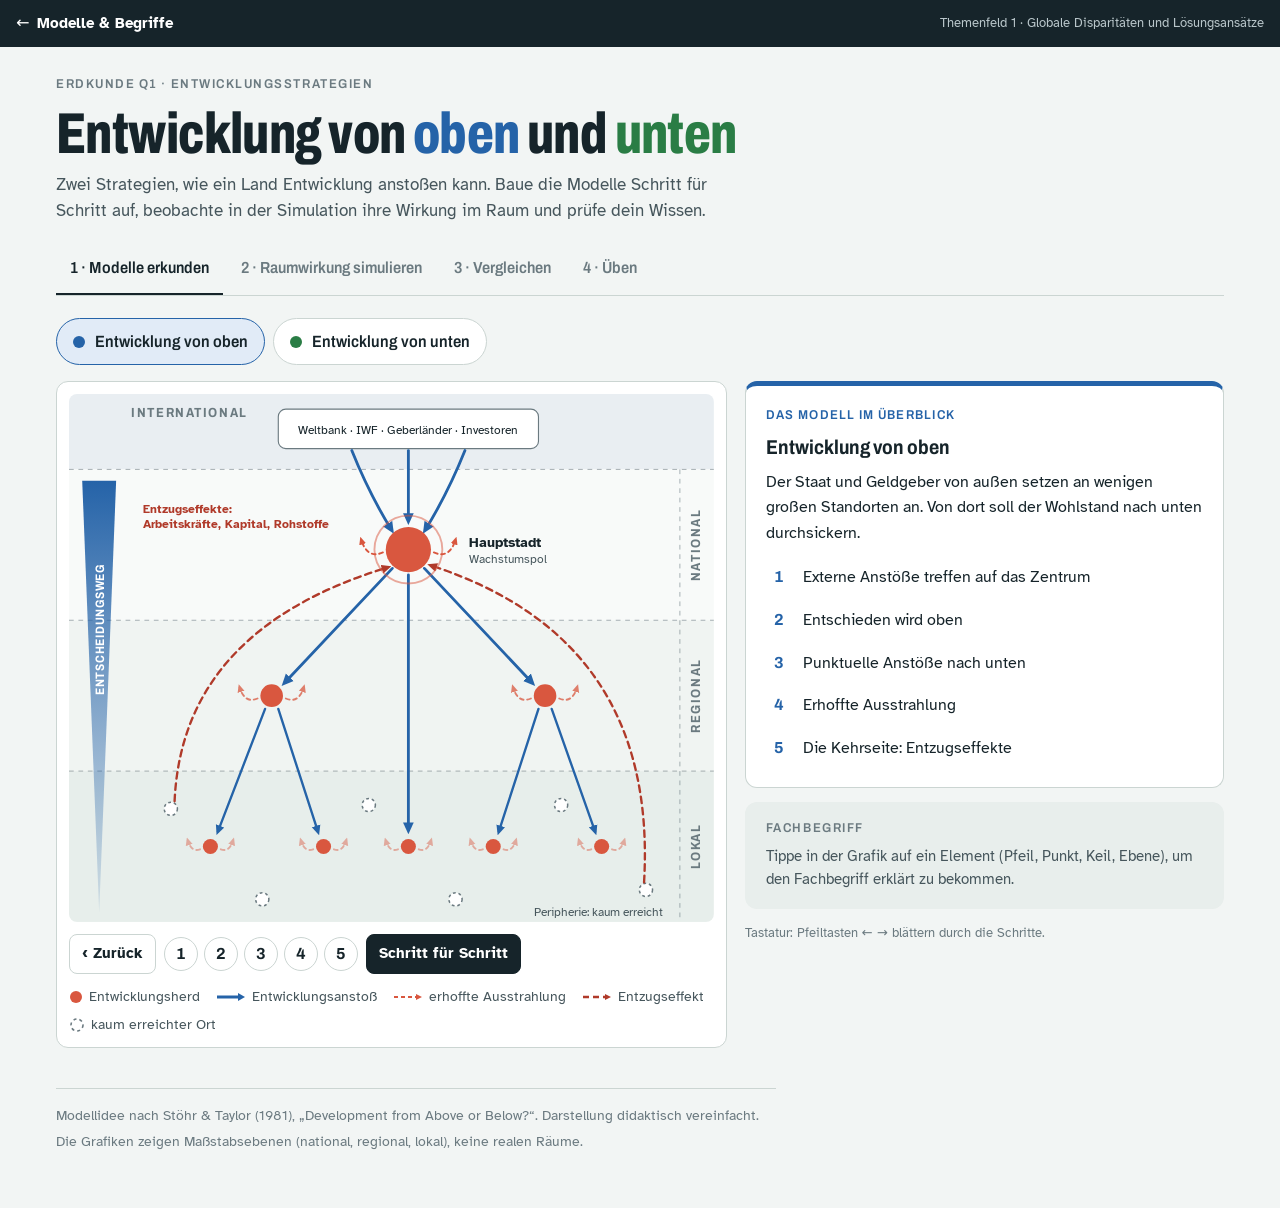
<file: oben-unten.html>
<!doctype html><html lang="de"><head><meta charset=utf8><meta name=viewport content="width=device-width,initial-scale=1,viewport-fit=cover"><style>:root{color-scheme:light;box-sizing:border-box;padding-top:env(safe-area-inset-top,0px);padding-bottom:env(safe-area-inset-bottom,0px)}html{scroll-padding-top:env(safe-area-inset-top,0px)}body{margin:0;padding:0;font:14px -apple-system,BlinkMacSystemFont,sans-serif;background:#faf9f5;color:#141413}img{max-width:100%}[hidden]:not([hidden=until-found i]){display:none!important}</style></head><body>
<style>
.lkbar{--lkb-bg:#16242a;--lkb-fg:#ffffff;--lkb-mu:#b9c6ca;display:flex;flex-wrap:wrap;gap:4px 16px;align-items:center;justify-content:space-between;padding:9px 16px;background:var(--lkb-bg);color:var(--lkb-fg);font:600 15px/1.3 "Atkinson Hyperlegible",system-ui,-apple-system,"Segoe UI",sans-serif}
@media (prefers-color-scheme: dark){:root:not([data-theme="light"]) .lkbar{--lkb-bg:#e3ebed;--lkb-fg:#16242a;--lkb-mu:#46565c}}
:root[data-theme="dark"] .lkbar{--lkb-bg:#e3ebed;--lkb-fg:#16242a;--lkb-mu:#46565c}
.lkbar a{color:var(--lkb-fg);text-decoration:none;display:inline-flex;gap:8px;align-items:center;padding:4px 0}
.lkbar a:hover{text-decoration:underline;text-underline-offset:3px}
.lkbar a:focus-visible{outline:3px solid var(--lkb-mu);outline-offset:2px;border-radius:4px}
.lkbar span{color:var(--lkb-mu);font-weight:400;font-size:13px}
</style>
<nav class="lkbar" aria-label="Plattform"><a href="index.html"><span aria-hidden="true" style="color:inherit;font-size:16px">←</span> Modelle &amp; Begriffe</a><span>Themenfeld 1 · Globale Disparitäten und Lösungsansätze</span></nav>

<title>Entwicklung von oben und unten</title>
<link rel="stylesheet" href="schriften.css">
<style>
/* Layout: atlas-style learning tool. Header, tab row, then per tab a large schematic figure beside a reading panel. */
:root{
  --bg:#f2f5f4; --surface:#ffffff; --surface2:#e8eeec; --ink:#16242a; --ink2:#46565c; --ink3:#6b7a80; --line:#cbd5d2;
  --oben:#2563a8; --oben-soft:#e1ebf7; --unten:#2a7d45; --unten2:#4b9a63; --unten3:#76b489; --unten-soft:#e0f0e5;
  --herd:#d9573f; --warn:#b03a2a; --help:#7b898e;
  --b0:#e9eef2; --b1:#f8faf9; --b2:#f0f4f2; --b3:#e7eeeb;
  --s1:#c4492f; --s2:#008f7a; --s3:#7a52b3;
  --good:#2a7d45; --caution:#9a6200; --bad:#b3261e; --focus:#2563a8;
  --f-display:"Archivo","Arial Narrow",system-ui,sans-serif;
  --f-body:"Atkinson Hyperlegible",system-ui,-apple-system,"Segoe UI",Roboto,sans-serif;
}
@media (prefers-color-scheme: dark){ :root:not([data-theme="light"]){
  --bg:#0f171a; --surface:#162126; --surface2:#1d2a2f; --ink:#e3ebed; --ink2:#a9b8bc; --ink3:#86979c; --line:#2d3d43;
  --oben:#6ea8ea; --oben-soft:#1a2f47; --unten:#6fcf8d; --unten2:#58ad74; --unten3:#468d5d; --unten-soft:#16331f;
  --herd:#ef7a5f; --warn:#f08b76; --help:#8c9ca1;
  --b0:#121c20; --b1:#172227; --b2:#1a262b; --b3:#1e2c31;
  --s1:#e0684d; --s2:#2fa39c; --s3:#9a7ad6;
  --good:#6fcf8d; --caution:#e0b050; --bad:#f08b76; --focus:#6ea8ea; color-scheme:dark }}
:root[data-theme="dark"]{
  --bg:#0f171a; --surface:#162126; --surface2:#1d2a2f; --ink:#e3ebed; --ink2:#a9b8bc; --ink3:#86979c; --line:#2d3d43;
  --oben:#6ea8ea; --oben-soft:#1a2f47; --unten:#6fcf8d; --unten2:#58ad74; --unten3:#468d5d; --unten-soft:#16331f;
  --herd:#ef7a5f; --warn:#f08b76; --help:#8c9ca1;
  --b0:#121c20; --b1:#172227; --b2:#1a262b; --b3:#1e2c31;
  --s1:#e0684d; --s2:#2fa39c; --s3:#9a7ad6;
  --good:#6fcf8d; --caution:#e0b050; --bad:#f08b76; --focus:#6ea8ea; color-scheme:dark }

*{box-sizing:border-box}
[hidden]{display:none!important}
body{background:var(--bg);color:var(--ink);font-family:var(--f-body);font-size:16px;line-height:1.55}
.wrap{max-width:1200px;margin:0 auto;padding-inline:16px;padding-block:28px 56px}
button{font:inherit;color:inherit}
:focus-visible{outline:3px solid var(--focus);outline-offset:2px}

header.top{display:grid;gap:10px;margin-bottom:22px}
.eyebrow{font-family:var(--f-display);font-stretch:90%;font-weight:600;font-size:.8rem;letter-spacing:.12em;text-transform:uppercase;color:var(--ink3)}
h1{font-family:var(--f-display);font-stretch:72%;font-weight:800;font-size:clamp(2.1rem,5.4vw,3.6rem);line-height:1;margin:0;text-wrap:balance;letter-spacing:-.01em}
h1 .o{color:var(--oben)} h1 .u{color:var(--unten)}
.lede{margin:0;max-width:62ch;color:var(--ink2);font-size:1.05rem}

.tabs{display:flex;gap:4px;border-bottom:1px solid var(--line);margin-bottom:22px;overflow-x:auto;scrollbar-width:none}
.tab{appearance:none;border:0;background:none;padding:10px 14px 12px;font-family:var(--f-display);font-stretch:88%;font-weight:600;font-size:1rem;color:var(--ink3);border-bottom:3px solid transparent;margin-bottom:-1px;cursor:pointer;white-space:nowrap}
.tab[aria-selected="true"]{color:var(--ink);border-bottom-color:var(--ink)}
.tab:hover{color:var(--ink)}

h2{font-family:var(--f-display);font-stretch:80%;font-weight:700;font-size:1.6rem;line-height:1.1;margin:0;text-wrap:balance}
h3{font-family:var(--f-display);font-stretch:85%;font-weight:700;font-size:1.25rem;line-height:1.15;margin:0;text-wrap:balance}
p{margin:0}
.muted{color:var(--ink2)}
.card{background:var(--surface);border:1px solid var(--line);border-radius:12px}

/* model switch */
.switch{display:flex;flex-wrap:wrap;gap:8px;margin-bottom:16px}
.mbtn{appearance:none;display:flex;align-items:center;gap:10px;padding:10px 16px;border-radius:999px;border:1.5px solid var(--line);background:var(--surface);cursor:pointer;font-family:var(--f-display);font-stretch:88%;font-weight:600;font-size:1.02rem}
.mbtn .dot{width:12px;height:12px;border-radius:50%}
.mbtn[data-m="oben"] .dot{background:var(--oben)} .mbtn[data-m="unten"] .dot{background:var(--unten)}
.mbtn[aria-pressed="true"][data-m="oben"]{border-color:var(--oben);background:var(--oben-soft)}
.mbtn[aria-pressed="true"][data-m="unten"]{border-color:var(--unten);background:var(--unten-soft)}

.modelgrid{display:grid;gap:18px;grid-template-columns:1fr}
@media (min-width:920px){.modelgrid{grid-template-columns:minmax(0,1.4fr) minmax(0,1fr);align-items:start}}
.figure{padding:12px;display:grid;gap:12px;min-width:0}
.dia{width:100%;height:auto;display:block;border-radius:8px}
.stepbar{display:flex;flex-wrap:wrap;align-items:center;gap:8px}
.sbtn{appearance:none;border:1.5px solid var(--line);background:var(--surface);border-radius:8px;padding:7px 12px;cursor:pointer;font-weight:700;font-size:.95rem;display:inline-flex;align-items:center;gap:6px}
.sbtn:hover{border-color:var(--ink3)}
.sbtn:disabled{opacity:.4;cursor:default}
.sbtn.primary{background:var(--ink);color:var(--surface);border-color:var(--ink)}
.dots{display:flex;gap:6px}
.sdot{appearance:none;width:34px;height:34px;border-radius:50%;border:1.5px solid var(--line);background:var(--surface);cursor:pointer;font-family:var(--f-display);font-weight:700;font-variant-numeric:tabular-nums}
.sdot[aria-current="step"]{background:var(--mc);border-color:var(--mc);color:var(--surface)}
.sdot.done{border-color:var(--mc)}
.spacer{flex:1}
.legend{display:flex;flex-wrap:wrap;gap:6px 16px;font-size:.88rem;color:var(--ink2)}
.legend span{display:inline-flex;align-items:center;gap:6px}
.legend svg{flex:none}

.reader{display:grid;gap:14px;min-width:0}
.stepcard{padding:20px;display:grid;gap:10px;border-top:5px solid var(--mc)}
.stepno{font-family:var(--f-display);font-stretch:90%;font-weight:600;font-size:.8rem;letter-spacing:.1em;text-transform:uppercase;color:var(--mc)}
.stepcard .txt{font-size:1.02rem}
.example{background:var(--surface2);border-radius:8px;padding:10px 12px;font-size:.95rem}
.example b{font-family:var(--f-display);font-stretch:90%;letter-spacing:.02em}
.overview{margin:4px 0 0;padding:0;list-style:none;display:grid;gap:6px;counter-reset:s}
.overview button{appearance:none;width:100%;text-align:left;display:flex;gap:10px;align-items:baseline;background:none;border:0;border-radius:8px;padding:6px 8px;cursor:pointer}
.overview button:hover{background:var(--surface2)}
.overview .n{font-family:var(--f-display);font-weight:700;color:var(--mc);font-variant-numeric:tabular-nums;min-width:1.2em}
.termcard{padding:16px 20px;display:grid;gap:6px;background:var(--surface2);border-color:transparent}
.termcard h4{margin:0;font-family:var(--f-display);font-stretch:88%;font-size:1.08rem}
.termcard .hint{color:var(--ink2);font-size:.95rem}
.kbd{font-size:.82rem;color:var(--ink3)}

/* diagram internals */
.dia text{font-family:var(--f-body);fill:var(--ink)}
.dia .blabel{font-family:var(--f-display);font-stretch:85%;font-weight:700;font-size:14px;letter-spacing:.12em;fill:var(--ink3)}
.dia .t-sm{font-size:13px} .dia .t-md{font-size:15px;font-weight:700} .dia .strong{font-weight:700}
.dia .muted{fill:var(--ink2)} .dia .warn-t{fill:var(--warn);font-weight:700}
.dia .t-wedge{font-family:var(--f-display);font-stretch:85%;font-weight:700;font-size:13px;letter-spacing:.06em;fill:var(--surface)}
.dia .box{fill:var(--surface);stroke:var(--ink3);stroke-width:1.2}
.dia .herd{fill:var(--herd)}
.dia .peri{fill:var(--surface);stroke:var(--ink3);stroke-width:1.6;stroke-dasharray:3 3}
.dia .halo{fill:none;stroke:var(--herd);stroke-width:2;opacity:.5}
.dia .sep{stroke:var(--ink3);stroke-width:1;stroke-dasharray:5 5;opacity:.6}
.dia .hit{fill:none;stroke:transparent;stroke-width:18;pointer-events:stroke}
.dia .el{opacity:0;transition:opacity .45s ease}
.dia .el.on{opacity:1}
.dia.stepping .el.on:not(.cur):not([data-s="0"]){opacity:.32}
.dia [data-term]{cursor:pointer;outline:none}
.dia [data-term]:hover, .dia [data-term].sel, .dia [data-term]:focus-visible{filter:drop-shadow(0 0 3px var(--focus)) drop-shadow(0 0 1px var(--focus))}
.dia .spin{transform-box:view-box;animation:spin 7s linear infinite}
@keyframes spin{to{transform:rotate(360deg)}}
.dia.static [data-term]{cursor:default}
@media (prefers-reduced-motion:reduce){.dia .spin{animation:none}.dia .el{transition:none}}

/* simulation */
.simintro{display:grid;gap:8px;margin-bottom:16px;max-width:70ch}
.controls{display:flex;flex-wrap:wrap;gap:14px 28px;align-items:end;padding:16px 18px;margin-bottom:16px}
.ctl{display:grid;gap:4px;min-width:min(260px,100%);flex:1}
.ctl label{font-weight:700;font-size:.95rem}
.ctl input[type=range]{width:100%;accent-color:var(--mc)}
.scale{display:flex;justify-content:space-between;font-size:.8rem;color:var(--ink3)}
.timerow{display:flex;gap:10px;align-items:center}
.timerow input{flex:1}
output{font-variant-numeric:tabular-nums}
.simgrid{display:grid;gap:16px;grid-template-columns:1fr}
@media (min-width:920px){.simgrid{grid-template-columns:minmax(0,1fr) minmax(0,1.1fr)}}
.simgrid > .card{padding:16px;display:grid;gap:10px;align-content:start;min-width:0}
#map{width:100%;height:auto;display:block}
#map .land{fill:var(--b2);stroke:var(--ink3);stroke-width:1.2}
#map .road{stroke:var(--line);stroke-linecap:round}
#map text{font-family:var(--f-body);fill:var(--ink)}
#map .stamp{font-family:var(--f-display);font-stretch:80%;font-weight:700;font-size:20px;fill:var(--ink3)}
.chartwrap{position:relative}
#chart{width:100%;height:auto;display:block;touch-action:pan-y}
#chart text{font-family:var(--f-body);fill:var(--ink2);font-size:11px}
#chart .lab{fill:var(--ink);font-size:12px;font-weight:700}
.tip{position:absolute;top:6px;pointer-events:none;background:var(--surface);border:1px solid var(--line);border-radius:8px;padding:8px 10px;font-size:.85rem;box-shadow:0 4px 14px rgba(0,0,0,.12);min-width:150px;font-variant-numeric:tabular-nums}
.tip b{font-family:var(--f-display)}
.tip .row{display:flex;align-items:center;gap:6px;justify-content:space-between}
.tip .row span:first-child{display:flex;align-items:center;gap:6px}
.sw{width:10px;height:3px;border-radius:2px;display:inline-block}
.stats{display:grid;grid-template-columns:repeat(auto-fit,minmax(150px,1fr));gap:12px;margin-block:16px}
.stat{padding:14px 16px;display:grid;gap:2px}
.stat .k{font-size:.85rem;color:var(--ink2)}
.stat .v{font-family:var(--f-display);font-stretch:80%;font-weight:700;font-size:2rem;line-height:1.05;font-variant-numeric:tabular-nums}
.chip{display:inline-flex;align-items:center;gap:5px;font-size:.8rem;font-weight:700;padding:2px 8px;border-radius:999px;border:1.5px solid currentColor;width:fit-content}
.chip.good{color:var(--good)} .chip.mid{color:var(--caution)} .chip.bad{color:var(--bad)}
.interp{padding:18px 20px;display:grid;gap:8px;border-left:5px solid var(--mc)}
.note{font-size:.85rem;color:var(--ink3);margin-top:12px}

/* comparison */
.minis{display:grid;gap:16px;grid-template-columns:1fr;margin-bottom:18px}
@media (min-width:760px){.minis{grid-template-columns:1fr 1fr}}
.mini{padding:12px;display:grid;gap:8px;min-width:0}
.mini h3{padding-inline:4px}
.tablewrap{overflow-x:auto;margin-bottom:22px}
table{border-collapse:collapse;width:100%;min-width:640px;background:var(--surface);border:1px solid var(--line);border-radius:12px;overflow:hidden}
th,td{padding:11px 14px;text-align:left;vertical-align:top;border-bottom:1px solid var(--line);font-size:.95rem}
thead th{font-family:var(--f-display);font-stretch:88%;font-size:1rem;background:var(--surface2)}
thead th.o{color:var(--oben)} thead th.u{color:var(--unten)}
tbody th{font-weight:700;width:19%;color:var(--ink2)}
tbody tr:last-child > *{border-bottom:0}
.tasks{display:grid;gap:10px;margin-top:10px}
.task{padding:14px 18px;display:grid;grid-template-columns:auto 1fr;gap:4px 14px;align-items:baseline}
.afb{font-family:var(--f-display);font-stretch:85%;font-weight:700;font-size:.8rem;letter-spacing:.08em;color:var(--ink3);white-space:nowrap}
.task p{grid-column:2}
.op{font-weight:700}

/* quiz */
.quizhead{display:flex;flex-wrap:wrap;gap:12px;align-items:center;justify-content:space-between;margin-bottom:16px}
.score{font-family:var(--f-display);font-stretch:85%;font-weight:700;font-size:1.15rem;font-variant-numeric:tabular-nums}
.bar{height:8px;border-radius:4px;background:var(--surface2);overflow:hidden;min-width:160px;flex:1;max-width:320px;display:flex}
.bar i{display:block;height:100%}
.qgrid{display:grid;gap:12px;grid-template-columns:1fr}
@media (min-width:760px){.qgrid{grid-template-columns:1fr 1fr}}
.q{padding:16px 18px;display:grid;gap:12px;align-content:start}
.q .stmt{font-size:1.02rem}
.q .btns{display:flex;flex-wrap:wrap;gap:8px}
.qb{appearance:none;border:1.5px solid var(--line);background:var(--surface);border-radius:8px;padding:8px 14px;cursor:pointer;font-weight:700;display:inline-flex;gap:8px;align-items:center}
.qb .dot{width:10px;height:10px;border-radius:50%}
.qb[data-a="oben"] .dot{background:var(--oben)} .qb[data-a="unten"] .dot{background:var(--unten)}
.qb:hover:not(:disabled){border-color:var(--ink3)}
.qb:disabled{cursor:default;opacity:.55}
.qb.picked{opacity:1}
.q.right{border-color:var(--good)} .q.wrong{border-color:var(--bad)}
.fb{font-size:.95rem;display:flex;gap:8px;align-items:flex-start}
.fb strong{white-space:nowrap}
.q.right .fb strong{color:var(--good)} .q.wrong .fb strong{color:var(--bad)}
footer{margin-top:40px;padding-top:16px;border-top:1px solid var(--line);font-size:.85rem;color:var(--ink3);display:grid;gap:4px;max-width:80ch}
</style>

<div class="wrap">
  <header class="top">
    <div class="eyebrow">Erdkunde Q1 · Entwicklungsstrategien</div>
    <h1>Entwicklung von <span class="o">oben</span> und <span class="u">unten</span></h1>
    <p class="lede">Zwei Strategien, wie ein Land Entwicklung anstoßen kann. Baue die Modelle Schritt für Schritt auf, beobachte in der Simulation ihre Wirkung im Raum und prüfe dein Wissen.</p>
  </header>

  <nav class="tabs" role="tablist" aria-label="Bereiche">
    <button class="tab" role="tab" id="t-modelle" data-tab="modelle" aria-controls="p-modelle" aria-selected="true">1 · Modelle erkunden</button>
    <button class="tab" role="tab" id="t-simulation" data-tab="simulation" aria-controls="p-simulation" aria-selected="false" tabindex="-1">2 · Raumwirkung simulieren</button>
    <button class="tab" role="tab" id="t-vergleich" data-tab="vergleich" aria-controls="p-vergleich" aria-selected="false" tabindex="-1">3 · Vergleichen</button>
    <button class="tab" role="tab" id="t-ueben" data-tab="ueben" aria-controls="p-ueben" aria-selected="false" tabindex="-1">4 · Üben</button>
  </nav>

  <!-- 1 Modelle -->
  <section class="panel" id="p-modelle" role="tabpanel" aria-labelledby="t-modelle">
    <div class="switch" role="group" aria-label="Modell wählen">
      <button class="mbtn" data-m="oben" aria-pressed="true"><span class="dot"></span>Entwicklung von oben</button>
      <button class="mbtn" data-m="unten" aria-pressed="false"><span class="dot"></span>Entwicklung von unten</button>
    </div>
    <div class="modelgrid">
      <div class="card figure">
        <div id="diaHost"></div>
        <div class="stepbar">
          <button class="sbtn" id="prev" aria-label="Vorheriger Schritt">‹ Zurück</button>
          <div class="dots" id="dots"></div>
          <button class="sbtn primary" id="next">Weiter ›</button>
          <span class="spacer"></span>
          <button class="sbtn" id="overviewBtn">Gesamtbild</button>
        </div>
        <div class="legend" id="legend"></div>
      </div>
      <div class="reader">
        <div class="card stepcard" id="stepcard" aria-live="polite"></div>
        <div class="card termcard" id="termcard" aria-live="polite">
          <span class="eyebrow">Fachbegriff</span>
          <p class="hint">Tippe in der Grafik auf ein Element (Pfeil, Punkt, Keil, Ebene), um den Fachbegriff erklärt zu bekommen.</p>
        </div>
        <p class="kbd">Tastatur: Pfeiltasten ← → blättern durch die Schritte.</p>
      </div>
    </div>
  </section>

  <!-- 2 Simulation -->
  <section class="panel" id="p-simulation" role="tabpanel" aria-labelledby="t-simulation" hidden>
    <div class="simintro">
      <h2>Was passiert im Raum?</h2>
      <p class="muted">Ein ausgedachtes Land mit Hauptstadt, drei Regionalzentren und zwölf Dörfern. Wähle eine Strategie, verändere die Bedingungen und lass die Zeit laufen. Achte darauf, wie sich der Abstand zwischen Zentrum und ländlichem Raum entwickelt.</p>
    </div>
    <div class="card controls">
      <div class="switch" role="group" aria-label="Strategie wählen" style="margin:0">
        <button class="mbtn" data-sm="oben" aria-pressed="true"><span class="dot" style="background:var(--oben)"></span>von oben</button>
        <button class="mbtn" data-sm="unten" aria-pressed="false"><span class="dot" style="background:var(--unten)"></span>von unten</button>
      </div>
      <div class="ctl" id="ctlSpread">
        <label for="spread">Wirksamkeit der Ausbreitungseffekte</label>
        <input type="range" id="spread" min="0" max="100" value="30">
        <div class="scale"><span>schwach (Entzug überwiegt)</span><span>stark</span></div>
      </div>
      <div class="ctl" id="ctlNet" hidden>
        <label for="net">Vernetzung der lokalen Kreisläufe</label>
        <input type="range" id="net" min="0" max="100" value="60">
        <div class="scale"><span>isolierte Dörfer</span><span>eng vernetzt</span></div>
      </div>
      <div class="ctl">
        <label for="year">Zeit seit Beginn: <output id="yearOut" for="year">30 Jahre</output></label>
        <div class="timerow">
          <input type="range" id="year" min="0" max="30" step="1" value="30">
          <button class="sbtn primary" id="play"><svg width="12" height="12" viewBox="0 0 12 12" aria-hidden="true"><path d="M2 1l9 5-9 5z" fill="currentColor"/></svg>Abspielen</button>
        </div>
      </div>
    </div>
    <div class="simgrid">
      <figure class="card" style="margin:0">
        <h3>Entwicklungsstand der Orte</h3>
        <svg id="map" viewBox="0 0 400 320" role="img" aria-label="Karte eines Modelllandes mit Hauptstadt, Regionalzentren und Dörfern"></svg>
        <figcaption class="legend" id="mapLegend"></figcaption>
      </figure>
      <div class="card">
        <h3>Entwicklung im Zeitverlauf</h3>
        <div class="chartwrap"><svg id="chart" viewBox="0 0 440 250" role="img" aria-label="Liniendiagramm Entwicklungsstand von Zentrum, Regionalzentren und Dörfern über 30 Jahre"></svg><div class="tip" id="tip" hidden></div></div>
        <div class="legend">
          <span><i class="sw" style="background:var(--s1)"></i>Hauptstadt</span>
          <span><i class="sw" style="background:var(--s2)"></i>Ø Regionalzentren</span>
          <span><i class="sw" style="background:var(--s3)"></i>Ø Dörfer</span>
          <span style="color:var(--ink3)">Index 0–100 · Tippe ins Diagramm, um die Zeit zu setzen</span>
        </div>
      </div>
    </div>
    <div class="stats" id="stats"></div>
    <div class="card interp"><h3>Was passiert?</h3><p id="interp"></p><p id="compare" class="muted"></p></div>
    <p class="note">Vereinfachtes Denkmodell mit ausgedachten Indexwerten (0 = sehr gering entwickelt, 100 = sehr hoch). Es zeigt typische Tendenzen der beiden Strategien, keine realen Daten. Die Wirtschaftsleistung gewichtet größere Orte stärker.</p>
  </section>

  <!-- 3 Vergleich -->
  <section class="panel" id="p-vergleich" role="tabpanel" aria-labelledby="t-vergleich" hidden>
    <div class="minis">
      <div class="card mini" style="--mc:var(--oben)"><h3 style="color:var(--oben)">Entwicklung von oben</h3><div id="miniO"></div></div>
      <div class="card mini" style="--mc:var(--unten)"><h3 style="color:var(--unten)">Entwicklung von unten</h3><div id="miniU"></div></div>
    </div>
    <div class="tablewrap">
      <table>
        <thead><tr><th>Merkmal</th><th class="o">Entwicklung von oben</th><th class="u">Entwicklung von unten</th></tr></thead>
        <tbody id="cmp"></tbody>
      </table>
    </div>
    <h2>Aufgaben</h2>
    <div class="tasks" id="tasks"></div>
  </section>

  <!-- 4 Üben -->
  <section class="panel" id="p-ueben" role="tabpanel" aria-labelledby="t-ueben" hidden>
    <div class="quizhead">
      <div style="display:grid;gap:6px;max-width:60ch">
        <h2>Welches Modell passt?</h2>
        <p class="muted">Ordne jede Aussage einem Modell zu. Du bekommst sofort eine Rückmeldung.</p>
      </div>
      <div style="display:flex;gap:12px;align-items:center;flex-wrap:wrap">
        <span class="score" id="score">0 von 14 richtig</span>
        <div class="bar" id="bar" aria-hidden="true"></div>
        <button class="sbtn" id="reset">Neu mischen</button>
      </div>
    </div>
    <div class="qgrid" id="qgrid"></div>
  </section>

  <footer>
    <span>Modellidee nach Stöhr &amp; Taylor (1981), „Development from Above or Below?“. Darstellung didaktisch vereinfacht.</span>
    <span>Die Grafiken zeigen Maßstabsebenen (national, regional, lokal), keine realen Räume.</span>
  </footer>
</div>

<script>
const $=s=>document.querySelector(s), $$=s=>[...document.querySelectorAll(s)];
const reduce = matchMedia('(prefers-reduced-motion: reduce)').matches;

/* ---------- Inhalte ---------- */
const TERMS={
  'international':['Internationale Ebene','Akteure außerhalb des Landes: internationale Organisationen (z. B. Weltbank, IWF), andere Staaten, ausländische Unternehmen und der Weltmarkt.'],
  'ebenen':['Maßstabsebenen','national = der ganze Staat, regional = Landesteile und Provinzen, lokal = Gemeinden und Dörfer. Das Modell zeigt, auf welcher Ebene Entwicklung beginnt und wohin sie sich ausbreitet.'],
  'externe-vorgaben':['Externe Vorgaben und Anstöße','Geld, Technik und Bedingungen von außen, etwa von Weltbank, IWF, Geberländern oder ausländischen Investoren. Kredite sind oft an Auflagen für die Wirtschaftspolitik gebunden.'],
  'wachstumspol':['Entwicklungsherd / Wachstumspol','Ein Standort, an dem Entwicklung konzentriert beginnt. Im Modell von oben ist das vor allem die Hauptstadt. Von dort soll Wachstum ins ganze Land ausstrahlen (Wachstumspoltheorie nach F. Perroux).'],
  'entscheidungsweg':['Entscheidungsweg','Zeigt, auf welcher Ebene über Entwicklung entschieden wird. Die breite Seite des Keils liegt dort, wo die meiste Entscheidungsmacht ist: bei der Regierung (von oben) oder bei den Gemeinden (von unten).'],
  'anstoss':['Entwicklungsanstoß','Eine einzelne, gezielt gesetzte Maßnahme, z. B. eine Fabrik, ein Hafen oder ein Kraftwerk. Man erhofft sich davon Folgewirkungen für das Umland.'],
  'ausstrahlung':['Ausbreitungseffekte (Sickereffekte)','Positive Wirkungen, die vom Zentrum ins Umland übergreifen sollen: Aufträge für Zulieferer, Arbeitsplätze, Einkommen, Infrastruktur. Englisch: spread effects bzw. trickle-down.'],
  'peripherie':['Peripherie','Randräume abseits der Zentren. Hier kommen die erhofften Ausbreitungseffekte oft nur schwach oder gar nicht an.'],
  'entzug':['Entzugseffekte','Negative Rückwirkungen: Das Zentrum zieht Arbeitskräfte, Kapital und Rohstoffe aus der Peripherie ab (englisch: backwash effects, nach G. Myrdal). Folge: Die räumlichen Disparitäten wachsen.'],
  'herd-unten':['Lokaler Entwicklungsherd','Ein Ort, an dem die Bevölkerung selbst Entwicklung anstößt, z. B. mit einer Genossenschaft, einem Brunnen oder einer Dorfschule.'],
  'kreislauf':['Entwicklungskreislauf','Einnahmen und Wissen bleiben vor Ort und werden dort wieder eingesetzt. Der Kreislauf verstärkt sich selbst, weil Gewinne nicht abfließen. Die Pfeile drehen sich, um das zu zeigen.'],
  'externe-hilfe':['Externe Hilfe als Hilfe zur Selbsthilfe','Unterstützung von außen, die direkt bei den Menschen vor Ort ankommt. Sie gibt keine Ziele vor, sondern hilft ihnen, sich künftig selbst zu helfen, z. B. durch Ausbildung oder kleine Kredite.'],
  'vernetzung':['Regionale Kreisläufe','Benachbarte Orte verbinden ihre Kreisläufe durch Handel und Zusammenarbeit, z. B. über einen gemeinsamen Markt. So wächst Entwicklung von einzelnen Punkten in die Fläche.'],
  'landesdurchdringend':['Landesdurchdringende Entwicklung','Entwicklung, die das ganze Land in der Fläche erfasst und nicht nur einzelne Zentren. Es entsteht ein stabiler Binnenmarkt.'],
  'externe-teilnahme':['Externe Teilnahme','Das Land beteiligt sich am Welthandel und an internationaler Zusammenarbeit, aber erst, wenn es aus eigener Kraft stabil genug ist. Man spricht auch von selektiver Öffnung.']
};
const STEPS={
  oben:{
    lead:'Der Staat und Geldgeber von außen setzen an wenigen großen Standorten an. Von dort soll der Wohlstand nach unten durchsickern.',
    steps:[
      ['Externe Anstöße treffen auf das Zentrum','Internationale Organisationen, Geberländer und Investoren liefern Geld, Know-how und Bedingungen. Diese Anstöße kommen fast immer im wichtigsten Zentrum des Landes an, meist in der Hauptstadt. Dort entsteht ein großer Entwicklungsherd.','Ein Kredit der Weltbank finanziert ein Industriegebiet am Rand der Hauptstadt.'],
      ['Entschieden wird oben','Die nationale Regierung plant, setzt den Rahmen und legt die Entwicklungsziele fest. Die Entscheidungsmacht ist oben am größten und nimmt nach unten ab. Die Menschen in Dörfern und Kleinstädten werden kaum beteiligt.','Ein Fünfjahresplan legt fest, welche Branchen an welchen Standorten gefördert werden.'],
      ['Punktuelle Anstöße nach unten','Vom Zentrum aus werden einzelne Maßnahmen in ausgewählte Regionalzentren und Orte getragen: eine Fabrik hier, ein Hafen dort. Entwicklung findet an Punkten statt, nicht in der Fläche.','In einer Küstenstadt wird eine Sonderwirtschaftszone für ausländische Firmen eingerichtet.'],
      ['Erhoffte Ausstrahlung','Man erwartet Ausbreitungseffekte: Zulieferer siedeln sich an, Arbeitsplätze und Einkommen verbreiten sich ins Umland. Mit jeder Ebene wird dieser Effekt jedoch schwächer. Viele Orte in der Peripherie erreicht er kaum.','Rund um ein Stahlwerk entstehen Zulieferbetriebe, das Hinterland merkt davon wenig.'],
      ['Die Kehrseite: Entzugseffekte','Oft passiert das Gegenteil: Junge Arbeitskräfte, Kapital und Rohstoffe wandern aus der Peripherie ins Zentrum ab. Das Zentrum wächst weiter, der ländliche Raum fällt zurück. Die räumlichen Disparitäten nehmen zu.','Landflucht lässt die Stadtränder der Hauptstadt wachsen, während Dörfer überaltern.']
    ]},
  unten:{
    lead:'Die Menschen vor Ort beginnen selbst. Aus vielen kleinen Kreisläufen wächst Schritt für Schritt Entwicklung im ganzen Land.',
    steps:[
      ['Viele lokale Entwicklungsherde','Entwicklung beginnt in Dörfern und Gemeinden. Die Menschen nutzen ihre eigenen Fähigkeiten und Ressourcen. Zuerst geht es um die Grundbedürfnisse: Nahrung, sauberes Wasser, Gesundheit, Bildung. Jeder Herd bildet einen eigenen Kreislauf, denn die Einnahmen bleiben im Ort.','Eine Frauengenossenschaft baut Gemüse an und verkauft es auf dem Wochenmarkt.'],
      ['Entschieden wird unten','Die Betroffenen entscheiden selbst, was vor Ort gebraucht wird (Partizipation). Externe Hilfe kommt direkt auf der lokalen Ebene an und unterstützt nur. Das Prinzip heißt Hilfe zur Selbsthilfe.','Eine Hilfsorganisation bildet Dorfbewohner aus, damit sie ihre Solarpumpe selbst warten können.'],
      ['Kreisläufe verbinden sich','Benachbarte Orte tauschen Waren, Wissen und Dienstleistungen. So entstehen regionale Kreisläufe, etwa ein gemeinsamer Markt oder eine Berufsschule für mehrere Dörfer. Entwicklung wächst in die Fläche.','Mehrere Genossenschaften betreiben gemeinsam eine Anlage, die ihre Ernte weiterverarbeitet.'],
      ['Landesdurchdringende Entwicklung','Aus den regionalen Kreisläufen wächst allmählich ein Binnenmarkt, der das ganze Land erfasst. Weil die Entwicklung von vielen Orten ausgeht, bleiben die Unterschiede zwischen Zentrum und Peripherie kleiner. Das dauert allerdings lange.','Kleinbetriebe aus verschiedenen Landesteilen beliefern sich gegenseitig.'],
      ['Externe Teilnahme','Erst wenn das Land aus eigener Kraft gefestigt ist, öffnet es sich stärker nach außen: Handel mit dem Weltmarkt und internationale Zusammenarbeit. Es nimmt dann aus einer stärkeren Position teil, statt Vorgaben von außen zu übernehmen.','Eine regionale Kaffeekooperative exportiert ihre Bohnen mit Fairtrade-Siegel.']
    ]}
};

/* ---------- Diagramm ---------- */
function arcPath(cx,cy,rx,ry,a0,a1){
  const r=d=>d*Math.PI/180;
  const x0=cx+rx*Math.cos(r(a0)), y0=cy+ry*Math.sin(r(a0)), x1=cx+rx*Math.cos(r(a1)), y1=cy+ry*Math.sin(r(a1));
  const large=(a1-a0)>180?1:0;
  return `M${x0.toFixed(1)},${y0.toFixed(1)} A${rx},${ry} 0 ${large} 1 ${x1.toFixed(1)},${y1.toFixed(1)}`;
}
function diagram(model,P,I){
  const up = model==='unten';
  const A=(d,k,w=3,ex='')=>`<path d="${d}" class="hit"/><path d="${d}" fill="none" style="stroke:var(--${k})" stroke-width="${w}" stroke-linecap="round" marker-end="url(#${P}-${k})" ${ex}/>`;
  const G=(s,term,inner)=>`<g class="el" data-s="${s}"${I&&term?` data-term="${term}" tabindex="0" role="button" aria-label="${TERMS[term][0]}"`:''}>${inner}</g>`;
  const TX=(x,y,t,c='',a='start')=>`<text x="${x}" y="${y}" class="${c}" text-anchor="${a}">${t}</text>`;
  let o=`<svg viewBox="0 0 684 560" class="dia${I?'':' static'}" role="group" aria-label="Modell der Entwicklung von ${model}"><defs>`;
  o+=['oben','herd','unten','unten2','unten3','warn','help'].map(k=>`<marker id="${P}-${k}" viewBox="0 0 10 10" refX="6" refY="5" markerWidth="4.2" markerHeight="4.2" orient="auto-start-reverse"><path d="M0,0.5L10,5L0,9.5z" style="fill:var(--${k})"/></marker>`).join('');
  o+=`<linearGradient id="${P}-gw" x1="0" y1="0" x2="0" y2="1"><stop offset="0" style="stop-color:var(--${up?'unten':'oben'});stop-opacity:${up?.12:1}"/><stop offset="1" style="stop-color:var(--${up?'unten':'oben'});stop-opacity:${up?1:.12}"/></linearGradient></defs>`;
  // Ebenen
  [['international','INTERNATIONAL',0,80,'b0'],['ebenen','NATIONAL',80,160,'b1'],['ebenen','REGIONAL',240,160,'b2'],['ebenen','LOKAL',400,160,'b3']].forEach(([t,l,y,h,b])=>{
    o+=G(0,t,`<rect x="0" y="${y}" width="684" height="${h}" style="fill:var(--${b})"/>`+(y===0?TX(66,y+24,l,'blabel'):`<text transform="translate(669,${y+h/2}) rotate(-90)" text-anchor="middle" class="blabel">${l}</text>`));
  });
  o+=`<g class="el on" data-s="0">${[80,240,400].map(y=>`<line x1="0" x2="684" y1="${y}" y2="${y}" class="sep"/>`).join('')}<line x1="648" x2="648" y1="80" y2="560" class="sep"/></g>`;

  if(!up){
    o+=G(1,'externe-vorgaben',`<rect x="222" y="16" width="276" height="42" rx="8" class="box"/>`+TX(360,42,'Weltbank · IWF · Geberländer · Investoren','t-sm','middle')+A('M300,60 Q318,105 342,144','oben')+A('M360,60 L360,134','oben')+A('M420,60 Q402,105 378,144','oben'));
    o+=G(1,'wachstumspol',`<circle cx="360" cy="165" r="24" class="herd"/>`+TX(424,162,'Hauptstadt','t-md')+TX(424,179,'Wachstumspol','t-sm muted'));
    o+=G(2,'entscheidungsweg',`<polygon points="14,92 50,92 32,550" fill="url(#${P}-gw)"/><text transform="translate(37,250) rotate(-90)" text-anchor="middle" class="t-wedge">ENTSCHEIDUNGSWEG</text>`);
    o+=G(3,'anstoss',A('M343,185 L229,306','oben')+A('M377,185 L491,306','oben')+A('M360,192 L360,462','oben')+A('M208,334 L158,464','oben',2.5)+A('M222,334 L264,464','oben',2.5)+A('M498,334 L456,464','oben',2.5)+A('M512,334 L558,464','oben',2.5));
    o+=G(3,'wachstumspol',[[215,320,12],[505,320,12],[150,480,8],[270,480,8],[360,480,8],[450,480,8],[565,480,8]].map(([x,y,r])=>`<circle cx="${x}" cy="${y}" r="${r}" class="herd"/>`).join(''));
    const sp=(x,y,r,op,z)=>`<g style="opacity:${op}">`+A(`M${x-r-3},${y+3} Q${x-r-z*.75},${y+z*.4} ${x-r-z},${y-z*.4}`,'herd',2,'stroke-dasharray="4 4"')+A(`M${x+r+3},${y+3} Q${x+r+z*.75},${y+z*.4} ${x+r+z},${y-z*.4}`,'herd',2,'stroke-dasharray="4 4"')+`</g>`;
    o+=G(4,'ausstrahlung',sp(360,165,24,1,26)+sp(215,320,12,.75,22)+sp(505,320,12,.75,22)+[150,270,360,450,565].map(x=>sp(x,480,8,.45,16)).join(''));
    o+=G(4,'peripherie',[[108,440],[205,536],[318,436],[410,536],[522,436],[612,526]].map(([x,y])=>`<circle cx="${x}" cy="${y}" r="7" class="peri"/>`).join('')+TX(630,554,'Peripherie: kaum erreicht','t-sm muted','end'));
    o+=G(5,'entzug',A('M112,432 Q120,250 338,184','warn',2.5,'stroke-dasharray="7 5"')+A('M610,518 Q625,260 384,182','warn',2.5,'stroke-dasharray="7 5"')+TX(78,126,'Entzugseffekte:','t-sm warn-t')+TX(78,142,'Arbeitskräfte, Kapital, Rohstoffe','t-sm warn-t')+`<circle cx="360" cy="165" r="36" class="halo"/>`);
  } else {
    const X=[130,230,330,430,530], Y=485;
    o+=G(1,'herd-unten',X.map(x=>`<circle cx="${x}" cy="${Y}" r="12" class="herd"/>`).join(''));
    o+=G(1,'kreislauf',X.map((x,i)=>`<g class="spin" style="transform-origin:${x}px ${Y}px;animation-delay:${(-i*1.3).toFixed(1)}s">${A(arcPath(x,Y,27,27,-50,235),'unten',3)}</g>`).join(''));
    o+=G(2,'entscheidungsweg',`<polygon points="14,550 50,550 32,92" fill="url(#${P}-gw)"/><text transform="translate(37,478) rotate(-90)" text-anchor="middle" class="t-wedge">ENTSCHEIDUNGSWEG</text>`);
    o+=G(2,'externe-hilfe',A('M636,470 L568,470','help',2.5)+A('M636,485 L568,485','help',2.5)+A('M636,500 L568,500','help',2.5)+TX(632,450,'Externe Hilfe','t-sm muted','end'));
    o+=G(3,'vernetzung',X.slice(0,4).map(x=>A(`M${x+22},${Y-30} Q${x+50},${Y-58} ${x+78},${Y-30}`,'unten2',2.5)).join('')+A('M180,420 L196,372','unten2',2.5)+A('M480,420 L466,372','unten2',2.5)+A(arcPath(232,318,118,42,-40,250),'unten2',3)+A(arcPath(482,318,112,42,-40,250),'unten2',3)+TX(232,323,'regionaler Kreislauf','t-sm muted','middle')+TX(482,323,'regionaler Kreislauf','t-sm muted','middle'));
    o+=G(4,'landesdurchdringend',A('M232,272 L248,214','unten3',2.5)+A('M482,272 L466,214','unten3',2.5)+A(arcPath(360,158,232,48,-30,255),'unten3',3.5)+TX(360,164,'landesdurchdringende Entwicklung','t-md','middle'));
    o+=G(5,'externe-teilnahme',A('M250,116 L196,60','unten3',2.5)+A('M360,108 L360,58','unten3',2.5)+A('M470,116 L524,60','unten3',2.5)+TX(360,36,'Externe Teilnahme: Handel und Kooperation','t-md','middle'));
  }
  return o+'</svg>';
}
function applyStep(svg,n,stepping){
  svg.classList.toggle('stepping',!!stepping);
  svg.querySelectorAll('.el').forEach(g=>{
    const s=+g.dataset.s, on=s<=n;
    g.classList.toggle('on',on);
    g.classList.toggle('cur',stepping && s===n);
    if(g.hasAttribute('data-term')) g.setAttribute('tabindex',on?'0':'-1');
  });
}

/* ---------- Modelle-Tab ---------- */
const st={model:'oben',step:'all'};
const LEG={
  oben:[
    ['<svg width="14" height="14"><circle cx="7" cy="7" r="6" style="fill:var(--herd)"/></svg>','Entwicklungsherd'],
    ['<svg width="30" height="10"><path d="M1 5H24" style="stroke:var(--oben)" stroke-width="3"/><path d="M22 1l7 4-7 4z" style="fill:var(--oben)"/></svg>','Entwicklungsanstoß'],
    ['<svg width="30" height="10"><path d="M1 5H24" style="stroke:var(--herd)" stroke-width="2" stroke-dasharray="4 3"/><path d="M23 2l6 3-6 3z" style="fill:var(--herd)"/></svg>','erhoffte Ausstrahlung'],
    ['<svg width="30" height="10"><path d="M1 5H24" style="stroke:var(--warn)" stroke-width="2.5" stroke-dasharray="6 4"/><path d="M23 2l6 3-6 3z" style="fill:var(--warn)"/></svg>','Entzugseffekt'],
    ['<svg width="16" height="16"><circle cx="8" cy="8" r="6" style="fill:var(--surface);stroke:var(--ink3)" stroke-width="1.6" stroke-dasharray="3 3"/></svg>','kaum erreichter Ort']],
  unten:[
    ['<svg width="14" height="14"><circle cx="7" cy="7" r="6" style="fill:var(--herd)"/></svg>','Entwicklungsherd'],
    ['<svg width="20" height="20"><path d="M16 5A8 8 0 1 0 17 13" fill="none" style="stroke:var(--unten)" stroke-width="2.5"/><path d="M14 2l5 3-4 4z" style="fill:var(--unten)"/></svg>','Entwicklungskreislauf'],
    ['<svg width="48" height="10"><rect width="16" height="10" style="fill:var(--unten)"/><rect x="16" width="16" height="10" style="fill:var(--unten2)"/><rect x="32" width="16" height="10" style="fill:var(--unten3)"/></svg>','lokal → regional → national'],
    ['<svg width="30" height="10"><path d="M1 5H24" style="stroke:var(--help)" stroke-width="2.5"/><path d="M22 1l7 4-7 4z" style="fill:var(--help)"/></svg>','externe Hilfe']]
};
function renderModel(){
  const m=st.model, mc=`var(--${m})`;
  $('#p-modelle').style.setProperty('--mc',mc);
  $$('.mbtn[data-m]').forEach(b=>b.setAttribute('aria-pressed',b.dataset.m===m));
  $('#diaHost').innerHTML=diagram(m,'d',true);
  $('#legend').innerHTML=LEG[m].map(([i,t])=>`<span>${i}${t}</span>`).join('');
  $('#dots').innerHTML=[1,2,3,4,5].map(n=>`<button class="sdot" data-n="${n}" aria-label="Schritt ${n}: ${STEPS[m].steps[n-1][0]}" title="${STEPS[m].steps[n-1][0]}">${n}</button>`).join('');
  $$('#dots .sdot').forEach(b=>b.onclick=()=>goStep(+b.dataset.n));
  bindTerms();
  resetTerm();
  updateStep(false);
}
function updateStep(anim=true){
  const m=st.model, s=st.step, svg=$('#diaHost svg'), S=STEPS[m];
  applyStep(svg, s==='all'?5:s, s!=='all');
  $$('#dots .sdot').forEach(b=>{const n=+b.dataset.n; b.toggleAttribute('aria-current',false); if(s!=='all'&&n===s) b.setAttribute('aria-current','step'); b.classList.toggle('done',s!=='all'&&n<s);});
  $('#prev').disabled = s===1;
  $('#next').textContent = s==='all' ? 'Schritt für Schritt' : (s===5 ? 'Gesamtbild ›' : 'Weiter ›');
  $('#overviewBtn').hidden = s==='all';
  const c=$('#stepcard');
  if(s==='all'){
    c.innerHTML=`<span class="stepno">Das Modell im Überblick</span><h3>Entwicklung von ${m}</h3><p class="txt">${S.lead}</p>
      <ol class="overview">${S.steps.map((x,i)=>`<li><button data-go="${i+1}"><span class="n">${i+1}</span><span>${x[0]}</span></button></li>`).join('')}</ol>`;
    c.querySelectorAll('[data-go]').forEach(b=>b.onclick=()=>goStep(+b.dataset.go));
  } else {
    const [t,x,e]=S.steps[s-1];
    c.innerHTML=`<span class="stepno">Schritt ${s} von 5</span><h3>${t}</h3><p class="txt">${x}</p>${e?`<p class="example"><b>Beispiel:</b> ${e}</p>`:''}`;
  }
}
function goStep(n){ st.step=n; updateStep(); }
$('#next').onclick=()=>{ if(st.step==='all') goStep(1); else if(st.step===5){st.step='all';updateStep();} else goStep(st.step+1); };
$('#prev').onclick=()=>{ if(st.step==='all') goStep(5); else if(st.step>1) goStep(st.step-1); };
$('#overviewBtn').onclick=()=>{st.step='all';updateStep();};
$$('.mbtn[data-m]').forEach(b=>b.onclick=()=>{st.model=b.dataset.m; st.step='all'; renderModel();});
document.addEventListener('keydown',e=>{
  if($('#p-modelle').hidden) return;
  if(['INPUT','TEXTAREA'].includes(document.activeElement.tagName)) return;
  if(e.key==='ArrowRight'){e.preventDefault();$('#next').click();}
  if(e.key==='ArrowLeft'){e.preventDefault();$('#prev').click();}
});
function resetTerm(){ $('#termcard').innerHTML=`<span class="eyebrow">Fachbegriff</span><p class="hint">Tippe in der Grafik auf ein Element (Pfeil, Punkt, Keil, Ebene), um den Fachbegriff erklärt zu bekommen.</p>`; }
function bindTerms(){
  $$('#diaHost [data-term]').forEach(g=>{
    const show=()=>{ $$('#diaHost .sel').forEach(x=>x.classList.remove('sel')); g.classList.add('sel');
      const [t,d]=TERMS[g.dataset.term]; $('#termcard').innerHTML=`<span class="eyebrow">Fachbegriff</span><h4>${t}</h4><p>${d}</p>`; };
    g.addEventListener('click',show);
    g.addEventListener('keydown',e=>{ if(e.key==='Enter'||e.key===' '){e.preventDefault();show();} });
  });
}

/* ---------- Simulation ---------- */
const CAP={x:205,y:150}, REG=[{x:110,y:112,o:0},{x:300,y:118,o:3},{x:215,y:248,o:-2}];
const VIL=[[60,102,0,.8,12],[92,168,0,1,14],[146,66,0,.7,10],[62,205,0,.5,9],[262,68,1,.9,13],[348,96,1,.6,11],[344,172,1,.7,10],[282,190,1,1.1,15],[152,244,2,1,12],[178,282,2,.6,9],[262,280,2,.8,13],[128,268,2,.7,11]].map(([x,y,r,k,v0])=>({x,y,r,k,v0}));
const sim={model:'oben',t:30,spread:.3,net:.6};
const clamp=v=>Math.max(3,Math.min(100,v));
function calc(model,t,p){
  const e=Math.exp; let C,R,V;
  if(model==='oben'){
    C=40+50*(1-e(-t/6));
    R=25+(35*p+10)*(1-e(-Math.max(0,t-4)/10))-(1-p)*6*t/30;
    V=VIL.map(v=>clamp(v.v0+28*p*v.k*Math.pow(Math.max(0,t-10)/20,1.2)-(1-p)*7*t/30));
  } else {
    V=VIL.map(v=>clamp(v.v0+(16+6*v.k)*(1-e(-t/16))+6*p*(1-e(-Math.max(0,t-6)/14))));
    R=25+(10+20*p)*(1-e(-Math.max(0,t-3)/16));
    C=40+(5+15*p)*(1-e(-Math.max(0,t-8)/16));
  }
  C=clamp(C);
  const Rs=REG.map(r=>clamp(R+r.o));
  const vAvg=V.reduce((a,b)=>a+b,0)/V.length, rAvg=Rs.reduce((a,b)=>a+b,0)/3;
  const total=(5*C+2*Rs.reduce((a,b)=>a+b,0)+V.reduce((a,b)=>a+b,0))/23;
  return {C,Rs,V,vAvg,rAvg,gap:C-vAvg,total};
}
const param=m=>m==='oben'?sim.spread:sim.net;
function drawMap(d){
  const m=sim.model, p=param(m), fade=Math.min(1,sim.t/12);
  let s=`<path class="land" d="M60,70 C110,20 230,15 300,40 C360,60 385,120 370,180 C355,245 300,295 220,300 C150,305 80,280 50,220 C25,170 20,110 60,70 Z"/>`;
  REG.forEach(r=>s+=`<line class="road" x1="${CAP.x}" y1="${CAP.y}" x2="${r.x}" y2="${r.y}" stroke-width="2.5"/>`);
  VIL.forEach(v=>s+=`<line class="road" x1="${REG[v.r].x}" y1="${REG[v.r].y}" x2="${v.x}" y2="${v.y}" stroke-width="1.3"/>`);
  if(m==='oben'){
    const op=((1-p)*fade*.75).toFixed(2);
    VIL.forEach(v=>s+=`<path d="M${v.x},${v.y} Q${(v.x+CAP.x)/2+ (v.y-CAP.y)*.15},${(v.y+CAP.y)/2-(v.x-CAP.x)*.15} ${CAP.x},${CAP.y}" fill="none" style="stroke:var(--warn);opacity:${op}" stroke-width="1.3" stroke-dasharray="4 4"/>`);
  } else {
    const op=(p*fade*.9).toFixed(2);
    [0,1,2].forEach(r=>{const vs=VIL.filter(v=>v.r===r); vs.forEach((v,i)=>{const w=vs[(i+1)%vs.length]; s+=`<line x1="${v.x}" y1="${v.y}" x2="${w.x}" y2="${w.y}" style="stroke:var(--unten);opacity:${op}" stroke-width="1.6" stroke-dasharray="3 3"/>`;});});
  }
  const dot=(x,y,val,ring,label)=>{const r=3+val*.12;
    return (ring?`<circle cx="${x}" cy="${y}" r="${r+ring}" fill="none" style="stroke:var(--ink3)" stroke-width="1.2"/>`:'')+
      `<circle cx="${x}" cy="${y}" r="${r.toFixed(1)}" style="fill:var(--herd);fill-opacity:${(.18+.82*val/100).toFixed(2)};stroke:var(--herd)" stroke-width="1.5"><title>${label}: ${Math.round(val)}</title></circle>`;};
  VIL.forEach((v,i)=>s+=dot(v.x,v.y,d.V[i],0,'Dorf'));
  REG.forEach((r,i)=>s+=dot(r.x,r.y,d.Rs[i],3,'Regionalzentrum'));
  s+=dot(CAP.x,CAP.y,d.C,4,'Hauptstadt');
  s+=`<text x="${CAP.x}" y="${(CAP.y-3-d.C*.12-10).toFixed(1)}" font-size="13" font-weight="700" text-anchor="middle">Hauptstadt</text>`;
  s+=`<text class="stamp" x="392" y="24" text-anchor="end">Jahr ${sim.t}</text>`;
  $('#map').innerHTML=s;
  $('#mapLegend').innerHTML=`<span><svg width="34" height="16"><circle cx="5" cy="8" r="4" style="fill:var(--herd);fill-opacity:.3;stroke:var(--herd)"/><circle cx="24" cy="8" r="7" style="fill:var(--herd);stroke:var(--herd)"/></svg>größer und kräftiger = höher entwickelt</span>`+
    (m==='oben'?`<span><svg width="26" height="8"><path d="M1 4H25" style="stroke:var(--warn)" stroke-width="1.5" stroke-dasharray="4 3"/></svg>Abwanderung ins Zentrum</span>`:`<span><svg width="26" height="8"><path d="M1 4H25" style="stroke:var(--unten)" stroke-width="1.6" stroke-dasharray="3 3"/></svg>Vernetzung zwischen Dörfern</span>`)+
    `<span><svg width="18" height="18"><circle cx="9" cy="9" r="4" style="fill:var(--herd)"/><circle cx="9" cy="9" r="7.5" fill="none" style="stroke:var(--ink3)"/></svg>Zentrum mit Ring</span>`;
}
const CW=440,CH=250,ML=34,MR=92,MT=14,MB=30;
const cx=t=>ML+t/30*(CW-ML-MR), cy=v=>MT+(1-v/100)*(CH-MT-MB);
let series=null;
function drawChart(){
  const m=sim.model,p=param(m);
  const pts=[]; for(let t=0;t<=30;t+=.5) pts.push([t,calc(m,t,p)]);
  series=pts;
  const keys=[['C','s1','Hauptstadt'],['rAvg','s2','Regionen'],['vAvg','s3','Dörfer']];
  let s='';
  [0,25,50,75,100].forEach(v=>s+=`<line x1="${ML}" x2="${CW-MR}" y1="${cy(v)}" y2="${cy(v)}" style="stroke:var(--line)" stroke-width="1"/><text x="${ML-6}" y="${cy(v)+4}" text-anchor="end">${v}</text>`);
  [0,5,10,15,20,25,30].forEach(t=>s+=`<text x="${cx(t)}" y="${CH-MB+16}" text-anchor="middle">${t}</text>`);
  s+=`<text x="${CW-MR}" y="${CH-4}" text-anchor="end">Jahre</text>`;
  keys.forEach(([k,c])=>{
    const all=pts.map(([t,d])=>`${cx(t).toFixed(1)},${cy(d[k]).toFixed(1)}`);
    const cut=pts.filter(([t])=>t<=sim.t).map(([t,d])=>`${cx(t).toFixed(1)},${cy(d[k]).toFixed(1)}`);
    s+=`<polyline points="${all.join(' ')}" fill="none" style="stroke:var(--${c});opacity:.28" stroke-width="2" stroke-dasharray="3 4"/>`;
    if(cut.length>1) s+=`<polyline points="${cut.join(' ')}" fill="none" style="stroke:var(--${c})" stroke-width="2.5" stroke-linejoin="round" stroke-linecap="round"/>`;
  });
  s+=`<line x1="${cx(sim.t)}" x2="${cx(sim.t)}" y1="${MT}" y2="${CH-MB}" style="stroke:var(--ink3)" stroke-width="1" stroke-dasharray="2 3"/>`;
  const cur=calc(m,sim.t,p);
  keys.forEach(([k,c])=>s+=`<circle cx="${cx(sim.t)}" cy="${cy(cur[k])}" r="4.5" style="fill:var(--${c});stroke:var(--surface)" stroke-width="2"/>`);
  // Direktbeschriftung am Ende, entzerrt
  const end=pts[pts.length-1][1];
  const labs=keys.map(([k,c,n])=>({y:cy(end[k]),n,c,v:end[k]})).sort((a,b)=>a.y-b.y);
  for(let i=1;i<labs.length;i++) if(labs[i].y-labs[i-1].y<15) labs[i].y=labs[i-1].y+15;
  labs.forEach(l=>s+=`<text class="lab" x="${CW-MR+8}" y="${l.y+4}">${l.n}</text>`);
  s+=`<g id="hov" style="display:none"><line id="hovl" y1="${MT}" y2="${CH-MB}" style="stroke:var(--ink)" stroke-width="1"/></g>`;
  s+=`<rect x="${ML}" y="${MT}" width="${CW-ML-MR}" height="${CH-MT-MB}" fill="transparent" id="hit"/>`;
  $('#chart').innerHTML=s;
}
(function chartHover(){
  const svg=$('#chart'), tip=$('#tip');
  const yearAt=e=>{const r=svg.getBoundingClientRect(); const x=(e.clientX-r.left)/r.width*CW; return Math.max(0,Math.min(30,Math.round((x-ML)/(CW-ML-MR)*30)));};
  svg.addEventListener('pointermove',e=>{
    const t=yearAt(e), d=series[t*2][1], g=$('#hov'); if(!g) return;
    g.style.display=''; $('#hovl').setAttribute('x1',cx(t)); $('#hovl').setAttribute('x2',cx(t));
    tip.hidden=false;
    tip.innerHTML=`<b>Jahr ${t}</b><div class="row"><span><i class="sw" style="background:var(--s1)"></i>Hauptstadt</span><span>${Math.round(d.C)}</span></div><div class="row"><span><i class="sw" style="background:var(--s2)"></i>Regionalzentren</span><span>${Math.round(d.rAvg)}</span></div><div class="row"><span><i class="sw" style="background:var(--s3)"></i>Dörfer</span><span>${Math.round(d.vAvg)}</span></div>`;
    const r=svg.getBoundingClientRect(), px=cx(t)/CW*r.width;
    tip.style.left = (px> r.width/2 ? px-tip.offsetWidth-12 : px+12)+'px';
  });
  svg.addEventListener('pointerleave',()=>{tip.hidden=true; const g=$('#hov'); if(g) g.style.display='none';});
  svg.addEventListener('click',e=>{stopPlay(); sim.t=yearAt(e); $('#year').value=sim.t; updateSim();});
})();
function level(g){ return g<25?['good','gering','●']:g<45?['mid','mittel','▲']:['bad','hoch','■']; }
function updateSim(){
  const m=sim.model,p=param(m),d=calc(m,sim.t,p);
  $('#p-simulation').style.setProperty('--mc',`var(--${m})`);
  $('#yearOut').textContent=`${sim.t} Jahr${sim.t===1?'':'e'}`;
  drawMap(d); drawChart();
  const [lc,lt,li]=level(d.gap);
  $('#stats').innerHTML=[
    ['Hauptstadt',Math.round(d.C),''],['Ø Dörfer',Math.round(d.vAvg),''],
    ['Abstand Hauptstadt – Dörfer',Math.round(d.gap),`<span class="chip ${lc}"><span aria-hidden="true">${li}</span>Disparität ${lt}</span>`],
    ['Wirtschaftsleistung des Landes',Math.round(d.total),'']
  ].map(([k,v,x])=>`<div class="card stat"><span class="k">${k}</span><span class="v">${v}</span>${x}</div>`).join('');
  const t=sim.t; let txt;
  if(m==='oben'){
    if(t<5) txt='Die Anstöße von außen und das Geld des Staates fließen in die Hauptstadt. Sie wächst sofort kräftig, das übrige Land merkt davon noch nichts.';
    else if(p<.4) txt=`Die Hauptstadt boomt, doch die Ausbreitungseffekte sind schwach. Entzugseffekte überwiegen: Junge Menschen und Kapital wandern ab, die Dörfer stagnieren oder fallen sogar zurück. Der Abstand zwischen Hauptstadt und Dörfern liegt bei ${Math.round(d.gap)} Punkten.`;
    else if(p<.75) txt=`Die Regionalzentren profitieren spürbar von der Hauptstadt, die Dörfer holen nur langsam auf. Die Wirtschaftsleistung steigt, der Abstand zwischen Zentrum und Peripherie bleibt aber groß (${Math.round(d.gap)} Punkte).`;
    else txt=`Selbst bei starken Ausbreitungseffekten bleibt die Hauptstadt weit vorn. Das Land wächst insgesamt schnell, die Kluft zu den Dörfern schließt sich aber kaum (${Math.round(d.gap)} Punkte).`;
  } else {
    if(t<5) txt='Die Dörfer beginnen mit eigenen Projekten und entwickeln sich zuerst. Hauptstadt und Regionalzentren verändern sich kaum.';
    else if(p<.4) txt=`Die Dörfer kommen voran, bleiben aber isoliert. Ohne Vernetzung entstehen kaum regionale Kreisläufe, Regionalzentren und Hauptstadt wachsen nur wenig. Die Wirtschaftsleistung steigt langsam.`;
    else txt=`Die Kreisläufe verbinden sich, Entwicklung erfasst nach und nach das ganze Land. Der Abstand zwischen Hauptstadt und Dörfern bleibt gering (${Math.round(d.gap)} Punkte). Dafür wächst die Wirtschaftsleistung in den ersten Jahren langsamer als bei der Entwicklung von oben.`;
  }
  $('#interp').textContent=txt;
  const om=m==='oben'?'unten':'oben', od=calc(om,t,param(om));
  $('#compare').textContent=`Zum Vergleich, Entwicklung von ${om} nach ${t} Jahren (mit ihrer aktuellen Einstellung): Abstand ${Math.round(od.gap)} Punkte, Wirtschaftsleistung ${Math.round(od.total)}.`;
}
$$('.mbtn[data-sm]').forEach(b=>b.onclick=()=>{sim.model=b.dataset.sm; $$('.mbtn[data-sm]').forEach(x=>x.setAttribute('aria-pressed',x===b)); $('#ctlSpread').hidden=sim.model!=='oben'; $('#ctlNet').hidden=sim.model!=='unten'; updateSim();});
$('#spread').oninput=e=>{sim.spread=e.target.value/100;updateSim();};
$('#net').oninput=e=>{sim.net=e.target.value/100;updateSim();};
$('#year').oninput=e=>{stopPlay();sim.t=+e.target.value;updateSim();};
let playing=null;
function stopPlay(){ if(playing){clearInterval(playing);playing=null;$('#play').lastChild.textContent='Abspielen';} }
$('#play').onclick=()=>{
  if(playing){stopPlay();return;}
  if(reduce){sim.t=30;$('#year').value=30;updateSim();return;}
  if(sim.t>=30) sim.t=0;
  $('#play').lastChild.textContent='Pause';
  playing=setInterval(()=>{ sim.t++; $('#year').value=sim.t; updateSim(); if(sim.t>=30) stopPlay(); },220);
  updateSim();
};

/* ---------- Vergleich ---------- */
function renderMinis(){
  $('#miniO').innerHTML=diagram('oben','mo',false); applyStep($('#miniO svg'),5,false);
  $('#miniU').innerHTML=diagram('unten','mu',false); applyStep($('#miniU svg'),5,false);
}
const CMP=[
  ['Ausgangspunkt','wenige große Zentren, vor allem die Hauptstadt','viele Dörfer und Gemeinden'],
  ['Wer entscheidet?','Regierung und internationale Geldgeber','die Bevölkerung vor Ort (Partizipation)'],
  ['Rolle externer Akteure','geben Kapital und Vorgaben, setzen die Richtung','unterstützen lokal als Hilfe zur Selbsthilfe; Öffnung zum Weltmarkt erst spät'],
  ['Räumliche Ausbreitung','punktuell, von oben nach unten, wird schwächer','flächenhaft, von unten nach oben, zunehmend vernetzt'],
  ['Vorrangiges Ziel','Wirtschaftswachstum und Industrialisierung','Befriedigung der Grundbedürfnisse, Eigenständigkeit'],
  ['Typische Maßnahmen','Großprojekte: Staudamm, Industriepark, Sonderwirtschaftszone','Genossenschaften, Mikrokredite, angepasste Technologie'],
  ['Tempo','schnelle Erfolge im Zentrum','langsam, braucht viel Zeit'],
  ['Chancen','rasches Wachstum der Wirtschaftsleistung, moderne Infrastruktur, Anschluss an den Weltmarkt','geringere Disparitäten, Eigenverantwortung, dauerhafte Strukturen vor Ort'],
  ['Risiken','Entzugseffekte, wachsende Disparitäten, Landflucht, Abhängigkeit von außen','begrenzte Reichweite, wenig Kapital, abhängig vom Engagement vor Ort und von lokalen Eliten']
];
$('#cmp').innerHTML=CMP.map(([a,b,c])=>`<tr><th scope="row">${a}</th><td>${b}</td><td>${c}</td></tr>`).join('');
const TASKS=[
  ['AFB I','Beschreibe','mithilfe der beiden Grafiken, auf welcher Ebene die Modelle jeweils ansetzen und in welche Richtung sich Entwicklung ausbreitet.'],
  ['AFB II','Erläutere',', warum bei der Entwicklung von oben die räumlichen Disparitäten häufig zunehmen. Verwende die Fachbegriffe Ausbreitungseffekte und Entzugseffekte und nutze die Simulation.'],
  ['AFB II','Vergleiche','die Rolle externer Akteure in beiden Modellen.'],
  ['AFB III','Beurteile',', ob eine Kombination beider Strategien für ein Land sinnvoll sein kann. Berücksichtige dabei Tempo, Reichweite und Disparitäten.']
];
$('#tasks').innerHTML=TASKS.map(([a,o,t])=>`<div class="card task"><span class="afb">${a}</span><p><span class="op">${o}</span>${t.startsWith(',')?t:' '+t}</p></div>`).join('');

/* ---------- Üben ---------- */
const QUIZ=[
  ['Eine staatliche Planungsbehörde beschließt den Bau eines großen Stahlwerks in der Hauptstadtregion.','oben','Großprojekt, zentral geplant und im Zentrum angesiedelt.'],
  ['Eine Dorfgemeinschaft gründet eine Genossenschaft, um ihre Ernte gemeinsam zu vermarkten.','unten','Die Initiative geht von den Menschen vor Ort aus, die Einnahmen bleiben im Dorf.'],
  ['Man erwartet, dass sich der Wohlstand vom Wachstumspol aus in die Peripherie ausbreitet.','oben','Das ist die Grundannahme der Entwicklung von oben: Wachstum soll nach unten durchsickern.'],
  ['Kleinkredite ermöglichen Frauen, ein eigenes kleines Gewerbe zu gründen.','unten','Mikrokredite stärken lokale Kreisläufe. Ein bekanntes Beispiel ist die Grameen Bank in Bangladesch.'],
  ['Internationale Geldgeber knüpfen ihre Kredite an Vorgaben für die Wirtschaftspolitik.','oben','Externe Vorgaben bestimmen die Richtung. Entschieden wird nicht vor Ort.'],
  ['Zuerst sollen Grundbedürfnisse wie Wasser, Nahrung, Bildung und Gesundheit gesichert werden.','unten','Die Grundbedürfnisstrategie ist ein Kern der Entwicklung von unten.'],
  ['Junge Arbeitskräfte und Kapital wandern aus den ländlichen Räumen ins Zentrum ab.','oben','Entzugseffekte sind die typische Kehrseite der Entwicklung von oben.'],
  ['Man setzt Technik ein, die die Menschen vor Ort selbst bedienen und reparieren können.','unten','Angepasste Technologie passt zu den Fähigkeiten und Mitteln vor Ort.'],
  ['Entwicklung konzentriert sich zunächst auf wenige ausgewählte Standorte.','oben','Punktuelle Entwicklung in Wachstumspolen kennzeichnet das Modell von oben.'],
  ['Hilfe von außen setzt direkt auf der lokalen Ebene an und stärkt die Selbstständigkeit.','unten','Hilfe zur Selbsthilfe: Externe Hilfe unterstützt nur und gibt keine Ziele vor.'],
  ['Vorrangiges Ziel ist ein schnelles Wachstum des Bruttoinlandsprodukts.','oben','Zuerst zählt gesamtwirtschaftliches Wachstum. Die Verteilung soll später von selbst folgen.'],
  ['Erfolge breiten sich nur langsam aus und hängen stark vom Engagement vor Ort ab.','unten','Das ist die typische Schwäche des Modells: Es wirkt langsam und zunächst kleinräumig.'],
  ['Ein Staudamm soll Strom für die Industrie des ganzen Landes liefern.','oben','Ein nationales Großprojekt, angestoßen von oben.'],
  ['Die Bevölkerung entscheidet mit, welche Projekte in ihrer Gemeinde umgesetzt werden.','unten','Partizipation: Die Betroffenen entscheiden selbst mit.']
];
let order=[], answers={};
function shuffle(){ order=QUIZ.map((_,i)=>i).sort(()=>Math.random()-.5); answers={}; renderQuiz(); }
function renderQuiz(){
  $('#qgrid').innerHTML=order.map(i=>{
    const [s,a,x]=QUIZ[i], got=answers[i], done=got!==undefined, ok=got===a;
    return `<div class="card q ${done?(ok?'right':'wrong'):''}" data-i="${i}"><p class="stmt">${s}</p>
      <div class="btns">${['oben','unten'].map(m=>`<button class="qb ${got===m?'picked':''}" data-a="${m}" ${done?'disabled':''}><span class="dot"></span>von ${m}</button>`).join('')}</div>
      ${done?`<p class="fb"><strong>${ok?'✓ Richtig.':'✗ Nicht ganz.'}</strong><span>${ok?'':'Gemeint ist die Entwicklung von '+a+'. '}${x}</span></p>`:''}</div>`;
  }).join('');
  $$('#qgrid .qb').forEach(b=>b.onclick=()=>{const i=+b.closest('.q').dataset.i; answers[i]=b.dataset.a; renderQuiz(); const n=$(`#qgrid .q[data-i="${i}"] .fb`); if(n) n.setAttribute('tabindex','-1');});
  const right=Object.entries(answers).filter(([i,a])=>QUIZ[i][1]===a).length, wrong=Object.keys(answers).length-right;
  $('#score').textContent=`${right} von ${QUIZ.length} richtig${wrong?` · ${wrong} falsch`:''}`;
  $('#bar').innerHTML=`<i style="width:${right/QUIZ.length*100}%;background:var(--good)"></i><i style="width:${wrong/QUIZ.length*100}%;background:var(--bad)"></i>`;
}
$('#reset').onclick=shuffle;

/* ---------- Tabs ---------- */
const TABS=['modelle','simulation','vergleich','ueben'];
function showTab(id,push){
  $$('.tab').forEach(b=>{const on=b.dataset.tab===id; b.setAttribute('aria-selected',on); b.tabIndex=on?0:-1;});
  $$('.panel').forEach(p=>p.hidden=p.id!=='p-'+id);
  if(push){ try{history.replaceState(null,'','#'+id);}catch(e){} }
  if(id!=='simulation') stopPlay();
}
$$('.tab').forEach(b=>{
  b.onclick=()=>showTab(b.dataset.tab,true);
  b.onkeydown=e=>{ const i=TABS.indexOf(b.dataset.tab); let j=null;
    if(e.key==='ArrowRight') j=(i+1)%4; if(e.key==='ArrowLeft') j=(i+3)%4;
    if(j!==null){e.preventDefault(); e.stopPropagation(); showTab(TABS[j],true); $(`.tab[data-tab="${TABS[j]}"]`).focus();}};
});

renderModel(); updateSim(); renderMinis(); shuffle();
const h=(location.hash||'').slice(1); if(TABS.includes(h)) showTab(h,false);
</script>

</body></html>
</file>
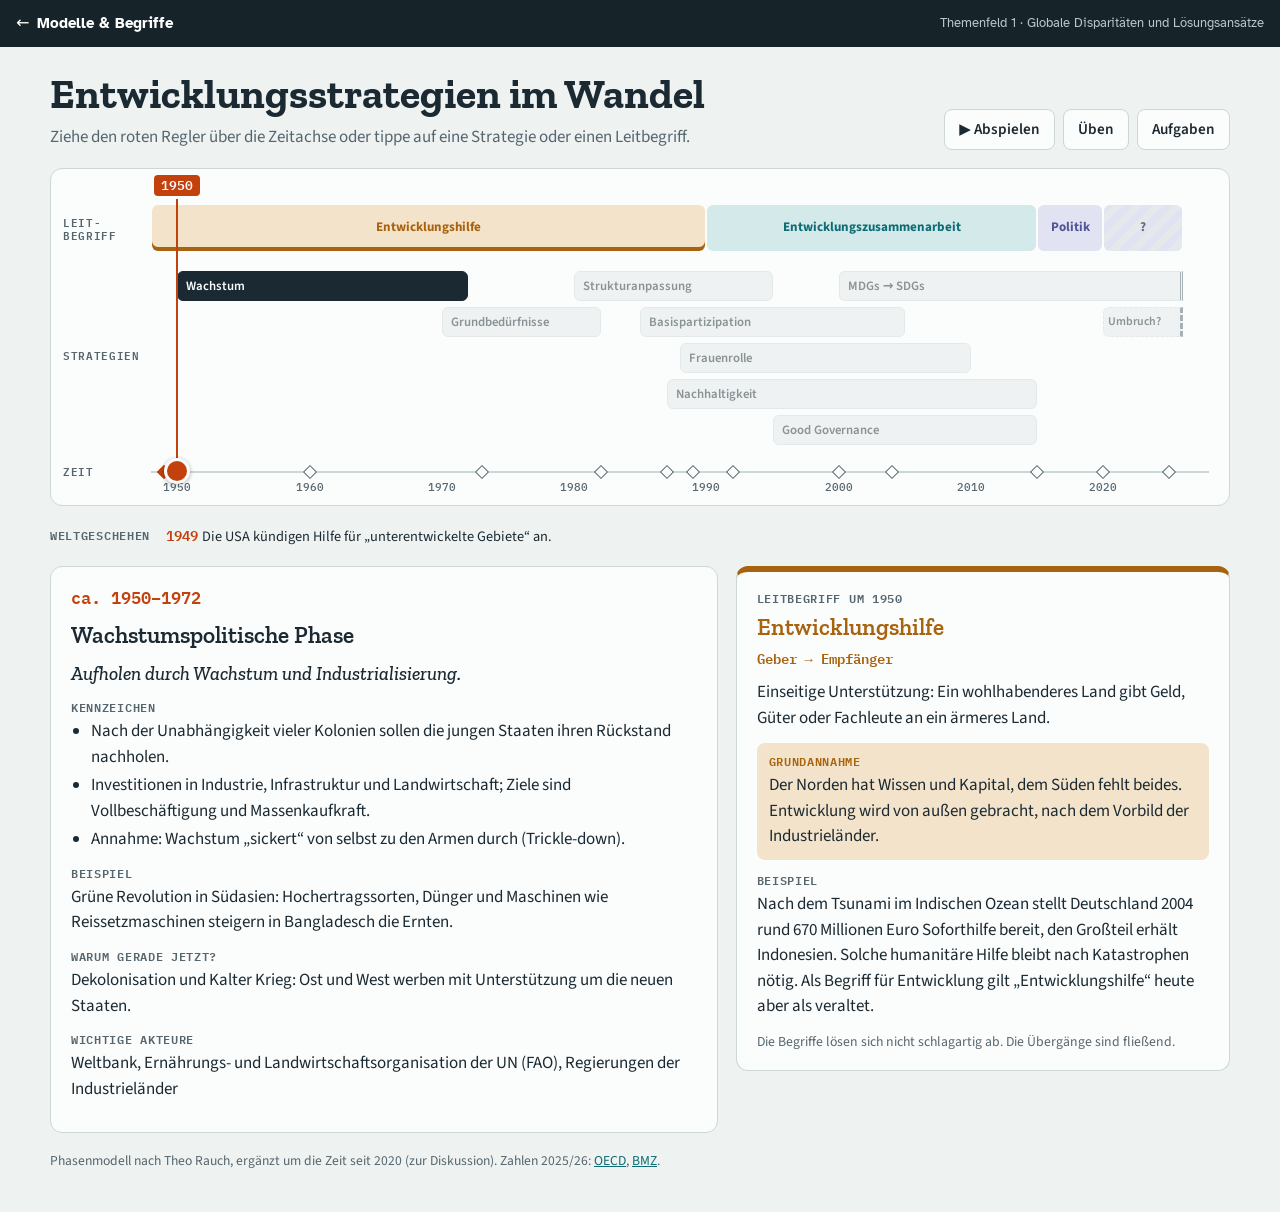
<file: strategien.html>
<!doctype html><html lang="de"><head><meta charset=utf8><meta name=viewport content="width=device-width,initial-scale=1,viewport-fit=cover"><style>:root{color-scheme:light;box-sizing:border-box;padding-top:env(safe-area-inset-top,0px);padding-bottom:env(safe-area-inset-bottom,0px)}html{scroll-padding-top:env(safe-area-inset-top,0px)}body{margin:0;padding:0;font:14px -apple-system,BlinkMacSystemFont,sans-serif;background:#faf9f5;color:#141413}img{max-width:100%}[hidden]:not([hidden=until-found i]){display:none!important}</style></head><body>
<style>
.lkbar{--lkb-bg:#16242a;--lkb-fg:#ffffff;--lkb-mu:#b9c6ca;display:flex;flex-wrap:wrap;gap:4px 16px;align-items:center;justify-content:space-between;padding:9px 16px;background:var(--lkb-bg);color:var(--lkb-fg);font:600 15px/1.3 "Atkinson Hyperlegible",system-ui,-apple-system,"Segoe UI",sans-serif}
@media (prefers-color-scheme: dark){:root:not([data-theme="light"]) .lkbar{--lkb-bg:#e3ebed;--lkb-fg:#16242a;--lkb-mu:#46565c}}
:root[data-theme="dark"] .lkbar{--lkb-bg:#e3ebed;--lkb-fg:#16242a;--lkb-mu:#46565c}
.lkbar a{color:var(--lkb-fg);text-decoration:none;display:inline-flex;gap:8px;align-items:center;padding:4px 0}
.lkbar a:hover{text-decoration:underline;text-underline-offset:3px}
.lkbar a:focus-visible{outline:3px solid var(--lkb-mu);outline-offset:2px;border-radius:4px}
.lkbar span{color:var(--lkb-mu);font-weight:400;font-size:13px}
</style>
<nav class="lkbar" style="margin:-24px -16px 24px" aria-label="Plattform"><a href="index.html"><span aria-hidden="true" style="color:inherit;font-size:16px">←</span> Modelle &amp; Begriffe</a><span>Themenfeld 1 · Globale Disparitäten und Lösungsansätze</span></nav>

<title>Entwicklungsstrategien im Wandel</title>
<link rel="stylesheet" href="schriften.css">
<style>
:root{
  --bg:#eef2f1; --surface:#fbfcfc; --surface2:#e3eaea; --ink:#1b2a32; --muted:#56666e; --line:#cdd7d7;
  --hilfe:#a8630f; --hilfe-soft:#f4e3cb;
  --ez:#0d6c74; --ez-soft:#d4e9ea;
  --pol:#4f5596; --pol-soft:#e1e2f2;
  --offen:#5f6d75; --offen-soft:#e6e9eb;
  --accent:#c2410c;
  --ok:#2c7a38; --ok-soft:#dcefdc; --bad:#b0352b; --bad-soft:#f6dcd8;
  --display:"Zilla Slab", Rockwell, Georgia, serif;
  --body:"Source Sans 3", "Segoe UI", system-ui, -apple-system, sans-serif;
  --mono:"IBM Plex Mono", ui-monospace, Menlo, monospace;
}
@media (prefers-color-scheme: dark){
  :root:not([data-theme="light"]){
    color-scheme:dark;
    --bg:#0f171b; --surface:#162127; --surface2:#1f2c33; --ink:#e2e9ea; --muted:#96a7ad; --line:#2d3d44;
    --hilfe:#e3a452; --hilfe-soft:#3b2b15; --ez:#5cbcc3; --ez-soft:#16393d;
    --pol:#a3a8ea; --pol-soft:#272a4a; --offen:#a9b6bc; --offen-soft:#253238; --accent:#fb8c4c;
    --ok:#74c480; --ok-soft:#183322; --bad:#f08276; --bad-soft:#3d1c19;
  }
}
:root[data-theme="dark"]{
  color-scheme:dark;
  --bg:#0f171b; --surface:#162127; --surface2:#1f2c33; --ink:#e2e9ea; --muted:#96a7ad; --line:#2d3d44;
  --hilfe:#e3a452; --hilfe-soft:#3b2b15; --ez:#5cbcc3; --ez-soft:#16393d;
  --pol:#a3a8ea; --pol-soft:#272a4a; --offen:#a9b6bc; --offen-soft:#253238; --accent:#fb8c4c;
  --ok:#74c480; --ok-soft:#183322; --bad:#f08276; --bad-soft:#3d1c19;
}
*{box-sizing:border-box}
[hidden]{display:none!important}
body{background:var(--bg); color:var(--ink); font-family:var(--body); font-size:17px; line-height:1.5; padding-inline:16px; padding-block:24px 40px}
.wrap{max-width:1180px; margin:0 auto; display:flex; flex-direction:column; gap:18px}
h1,h2,h3{font-family:var(--display); margin:0; line-height:1.15; text-wrap:balance}
h1{font-size:clamp(1.8rem,4vw,2.6rem); font-weight:700}
h2{font-size:1.45rem; font-weight:600}
p,ul,ol{margin:0}
button{font:inherit; color:inherit}
:focus-visible{outline:3px solid var(--accent); outline-offset:2px; border-radius:4px}
.k{font-family:var(--mono); font-size:.72rem; letter-spacing:.06em; text-transform:uppercase; font-weight:600; color:var(--muted)}

/* Kopf */
.top{display:flex; flex-wrap:wrap; gap:12px 24px; align-items:flex-end; justify-content:space-between; position:relative}
.top .intro{display:flex; flex-direction:column; gap:6px; max-width:680px}
.top .intro p{color:var(--muted)}
.tools{display:flex; gap:8px; align-items:center}
.btn{border:1px solid var(--line); background:var(--surface); padding:8px 14px; border-radius:8px; cursor:pointer; font-weight:600; font-size:.95rem}
.btn:hover{border-color:var(--ink)}
details.auf{position:relative}
details.auf summary{list-style:none}
details.auf summary::-webkit-details-marker{display:none}
.auf-pop{position:absolute; right:0; top:calc(100% + 8px); z-index:30; width:min(460px, calc(100vw - 32px)); background:var(--surface); border:1px solid var(--line); border-radius:10px; padding:16px; box-shadow:0 12px 32px rgba(0,0,0,.18)}
.auf-pop ol{padding-left:1.3em; display:flex; flex-direction:column; gap:10px; font-size:.97rem}
.afb{font-family:var(--mono); font-size:.7rem; font-weight:600; padding:2px 6px; border-radius:4px; background:var(--surface2); margin-right:4px}

/* Zeitlandschaft */
.scape-wrap{background:var(--surface); border:1px solid var(--line); border-radius:12px; overflow-x:auto; padding:6px 20px 4px 12px}
.scape{display:grid; grid-template-columns:88px minmax(0,1fr); min-width:900px}
.scape{--x:0px}
.scape.pmode{--x:84px}
.gutter{position:relative; height:calc(326px + var(--x))}
.gutter span{position:absolute; left:0; transform:translateY(-50%); font-family:var(--mono); font-size:.68rem; letter-spacing:.06em; text-transform:uppercase; font-weight:600; color:var(--muted); line-height:1.2}
.track{position:relative; height:calc(326px + var(--x))}
.zone{position:absolute; top:30px; height:46px; border:0; border-radius:6px; background:var(--soft); color:var(--c); font-weight:700; font-size:.82rem; cursor:pointer; overflow:hidden; white-space:nowrap; text-overflow:ellipsis; padding:0 6px}
.zone.cur{box-shadow:inset 0 -4px 0 var(--c)}
.zone.hatch{background:repeating-linear-gradient(135deg, var(--pol-soft) 0 7px, var(--offen-soft) 7px 14px)}
.bar{position:absolute; height:30px; border:1px solid var(--line); background:var(--surface2); border-radius:6px; font-weight:600; font-size:.8rem; cursor:pointer; opacity:.5; overflow:hidden; white-space:nowrap; text-overflow:ellipsis; padding:0 8px; text-align:left; transition:opacity .15s}
.bar.act{opacity:1; border-color:var(--muted)}
.bar.sel{opacity:1; background:var(--ink); color:var(--surface); border-color:var(--ink)}
.bar.open{border-top-right-radius:0; border-bottom-right-radius:0; border-right:3px double var(--muted)}
.bar.erg{border-style:dashed; padding:0 4px; font-size:.74rem; text-overflow:clip}
.axis{position:absolute; left:0; right:0; top:calc(282px + var(--x)); height:44px; cursor:ew-resize; touch-action:none}
.axis::before{content:""; position:absolute; left:0; right:0; top:14px; height:2px; background:var(--line)}
.tick{position:absolute; top:22px; transform:translateX(-50%); font-family:var(--mono); font-size:.7rem; color:var(--muted); pointer-events:none}
.ev{position:absolute; top:10px; width:10px; height:10px; transform:translateX(-50%) rotate(45deg); background:var(--surface); border:1.5px solid var(--muted); pointer-events:none}
.ev.past{background:var(--accent); border-color:var(--accent)}
.marker{position:absolute; top:0; height:calc(296px + var(--x)); width:0; pointer-events:none; z-index:5}
.marker::before{content:""; position:absolute; top:24px; bottom:0; left:-1px; width:2px; background:var(--accent)}
.bubble{position:absolute; top:0; transform:translateX(-50%); background:var(--accent); color:var(--surface); font-family:var(--mono); font-weight:600; font-size:.8rem; padding:1px 7px; border-radius:4px; white-space:nowrap}
.handle{position:absolute; bottom:-13px; left:-13px; width:26px; height:26px; border-radius:50%; background:var(--accent); border:3px solid var(--surface); box-shadow:0 1px 4px rgba(0,0,0,.3); pointer-events:auto; cursor:ew-resize; touch-action:none}
.btn[aria-pressed=true]{background:var(--ink); color:var(--surface); border-color:var(--ink)}
.track.picking .bar{opacity:1; cursor:copy; border-color:var(--muted)}
.track.picking .bar:hover{border-color:var(--accent); box-shadow:0 0 0 2px var(--accent)}
.track.picking .bar{opacity:1; cursor:copy; border-color:var(--muted)}
.bar.drop{opacity:1; border-color:var(--accent); box-shadow:0 0 0 3px var(--accent)}
.qcard{position:absolute; z-index:7; top:168px; height:calc(106px + var(--x)); left:0.6%; width:45%; background:var(--surface); border:1px solid var(--line); border-radius:10px; box-shadow:0 6px 20px rgba(0,0,0,.12); padding:10px 12px; display:flex; flex-direction:column; gap:6px; overflow:auto}
.qhead{display:flex; align-items:center; gap:10px}
.dots{display:flex; gap:3px; flex:1}
.dots i{width:8px; height:8px; border-radius:50%; background:var(--line)}
.dots i.on{background:var(--ok)}
.dots i.cur{background:var(--accent)}
.qskip{border:0; background:none; color:var(--muted); font-size:.82rem; font-weight:600; cursor:pointer; padding:2px 4px}
.qbody{background:var(--surface2); border:2px dashed var(--line); border-radius:8px; padding:8px 10px; font-size:.93rem; line-height:1.4; cursor:grab; touch-action:none; user-select:none; -webkit-user-select:none}
.qbody.armed{border:2px solid var(--accent); background:var(--surface)}
.qbody.ok{border:2px solid var(--ok); background:var(--ok-soft); cursor:default}
.qbody.shake{animation:shake .35s}
@keyframes shake{0%,100%{transform:translateX(0)}25%{transform:translateX(-5px)}75%{transform:translateX(5px)}}
.qfb{font-size:.86rem; line-height:1.4; color:var(--muted)}
.qfb.good{color:var(--ink)} .qfb.good strong{color:var(--ok)}
.qfb.bad{color:var(--ink)} .qfb.bad strong{color:var(--bad)}
.qfb .btn{padding:3px 10px; font-size:.85rem; margin-left:6px}
.pin{position:absolute; z-index:6; width:22px; height:22px; border-radius:50%; background:var(--ok); color:var(--surface); border:2px solid var(--surface); font-family:var(--mono); font-size:.7rem; font-weight:600; cursor:pointer; padding:0; box-shadow:0 1px 3px rgba(0,0,0,.25)}
.pin[aria-expanded=true]{background:var(--ink)}
.pintip{position:absolute; z-index:9; width:300px; background:var(--surface); border:1px solid var(--ink); border-radius:8px; padding:10px 12px; font-size:.88rem; line-height:1.4; box-shadow:0 8px 24px rgba(0,0,0,.2); display:flex; flex-direction:column; gap:4px}
.pintip .k{color:var(--ok)}
.ghost{position:fixed; z-index:50; pointer-events:none; max-width:240px; background:var(--surface); border:2px solid var(--accent); border-radius:8px; padding:6px 10px; font-size:.85rem; box-shadow:0 8px 24px rgba(0,0,0,.25); transform:translate(-50%,-120%)}
.hint{display:flex; flex-wrap:wrap; gap:6px 16px; align-items:center; font-size:.9rem; color:var(--muted)}
.hint .ev-line{color:var(--ink)}
.hint .ev-line b{font-family:var(--mono); color:var(--accent); margin-right:4px}

/* Karten */
.panels{display:grid; grid-template-columns:minmax(0,1.35fr) minmax(0,1fr); gap:18px; align-items:start}
@media (max-width:820px){ .panels{grid-template-columns:minmax(0,1fr)} }
.card{background:var(--surface); border:1px solid var(--line); border-radius:12px; padding:18px 20px; display:flex; flex-direction:column; gap:12px}
.card.concept{border-top:6px solid var(--c)}
.meta{display:flex; flex-wrap:wrap; gap:6px 12px; align-items:baseline}
.yrs{font-family:var(--mono); font-weight:600; color:var(--accent)}
.tag{font-family:var(--mono); font-size:.7rem; letter-spacing:.05em; text-transform:uppercase; font-weight:600; padding:2px 7px; border-radius:4px; background:var(--surface2); color:var(--muted)}
.leit{font-family:var(--display); font-style:italic; font-weight:500; font-size:1.2rem; line-height:1.35}
.blk{display:flex; flex-direction:column; gap:3px}
.blk ul{padding-left:1.2em; display:flex; flex-direction:column; gap:3px}
.chips{display:flex; flex-wrap:wrap; gap:6px; align-items:center}
.chip{border:1px solid var(--line); background:var(--surface2); border-radius:999px; padding:3px 11px; cursor:pointer; font-weight:600; font-size:.85rem}
.chip:hover{border-color:var(--ink)}
.cname{font-family:var(--display); font-size:1.45rem; font-weight:600; color:var(--c)}
.rel{font-family:var(--mono); font-size:.85rem; font-weight:600; color:var(--c)}
.ann{background:var(--soft); border-radius:8px; padding:10px 12px; display:flex; flex-direction:column; gap:3px}
.ann .k{color:var(--c)}
.small{font-size:.86rem; color:var(--muted)}
footer{font-size:.85rem; color:var(--muted)}
footer a{color:var(--ez)}
@media (prefers-reduced-motion: reduce){ *{transition:none!important} }
</style>

<div class="wrap">
  <div class="top">
    <div class="intro">
      <h1>Entwicklungsstrategien im Wandel</h1>
      <p>Ziehe den roten Regler über die Zeitachse oder tippe auf eine Strategie oder einen Leitbegriff.</p>
    </div>
    <div class="tools">
      <button class="btn" type="button" id="play">▶ Abspielen</button>
      <button class="btn" type="button" id="practice" aria-pressed="false">Üben</button>
      <details class="auf">
        <summary class="btn">Aufgaben</summary>
        <div class="auf-pop">
          <ol>
            <li>Beschreibe mithilfe der Grafik den Wandel der Entwicklungsstrategien seit 1950.</li>
            <li>Erläutere die Grundannahmen hinter den Begriffen Entwicklungshilfe, Entwicklungszusammenarbeit und Entwicklungspolitik und erkläre, warum sich die Begriffe gewandelt haben.</li>
            <li>Beurteile, ob die Zeit seit etwa 2020 eine neue Phase darstellt.</li>
          </ol>
        </div>
      </details>
    </div>
  </div>

  <div class="scape-wrap">
    <div class="scape" id="scape">
      <div class="gutter" aria-hidden="true">
        <span style="top:53px">Leit-<br>begriff</span>
        <span style="top:180px">Strategien</span>
        <span style="top:calc(296px + var(--x))">Zeit</span>
      </div>
      <div class="track" id="track">
        <div id="zones"></div>
        <div id="bars"></div>
        <div class="axis" id="axis"></div>
        <div id="pins"></div>
        <div class="qcard" id="qcard" hidden>
          <div class="qhead"><span class="k" id="qCount"></span><span class="dots" id="qDots" aria-hidden="true"></span><button type="button" class="qskip" id="qSkip">Überspringen ▸</button></div>
          <div class="qbody" id="qBody" role="button" tabindex="0"></div>
          <div class="qfb" id="qFb" aria-live="polite"></div>
        </div>
        <div class="pintip" id="pinTip" hidden></div>
        <div class="marker" id="marker"><span class="bubble" id="bubble"></span><span class="handle" id="handle" role="slider" tabindex="0" aria-label="Jahr" aria-valuemin="1950" aria-valuemax="2026"></span></div>
      </div>
    </div>
  </div>

  <div class="hint"><span class="k">Weltgeschehen</span><span class="ev-line" id="evLine"></span></div>

  <div class="panels">
    <article class="card" id="pCard" aria-live="polite">
      <div class="meta"><span class="yrs" id="pYrs"></span><span class="tag" id="pTag" hidden>Ergänzung zur Diskussion</span></div>
      <h2 id="pTitle"></h2>
      <p class="leit" id="pLeit"></p>
      <div class="blk"><span class="k">Kennzeichen</span><ul id="pKenn"></ul></div>
      <div class="blk"><span class="k">Beispiel</span><p id="pBsp"></p></div>
      <div class="blk"><span class="k">Warum gerade jetzt?</span><p id="pWarum"></p></div>
      <div class="blk"><span class="k">Wichtige Akteure</span><p id="pAkt"></p></div>
      <div class="chips" id="pSame"></div>
    </article>

    <article class="card concept" id="cCard" aria-live="polite">
      <div class="blk"><span class="k" id="cWhen"></span><span class="cname" id="cName"></span><span class="rel" id="cRel"></span></div>
      <p id="cDef"></p>
      <div class="blk" id="cFormWrap"><span class="k">Formen</span><p id="cForm"></p></div>
      <div class="ann"><span class="k">Grundannahme</span><p id="cAnn"></p></div>
      <div class="blk"><span class="k">Beispiel</span><p id="cBsp"></p></div>
      <p class="small">Die Begriffe lösen sich nicht schlagartig ab. Die Übergänge sind fließend.</p>
    </article>
  </div>

  <footer>Phasenmodell nach Theo Rauch, ergänzt um die Zeit seit 2020 (zur Diskussion). Zahlen 2025/26: <a href="https://www.oecd.org/en/data/insights/data-explainers/2026/04/a-historic-decline-in-foreign-aid-preliminary-2025-oda-data.html" target="_blank" rel="noopener">OECD</a>, <a href="https://www.bmz.de/de/aktuelles/aktuelle-meldungen/reformplan-282622" target="_blank" rel="noopener">BMZ</a>.</footer>
</div>

<script>
(function(){
"use strict";
var MIN=1948, MAX=2028, Y0=1950, Y1=2026;
function pct(y){ return (y-MIN)/(MAX-MIN)*100; }
function $(id){ return document.getElementById(id); }
function esc(s){ return String(s).replace(/[&<>"]/g,function(c){return {"&":"&amp;","<":"&lt;",">":"&gt;","\"":"&quot;"}[c];}); }

var C = {
 hilfe:{from:1948,to:1990, lab:"Entwicklungshilfe", name:"Entwicklungshilfe", rel:"Geber → Empfänger",
  def:"Einseitige Unterstützung: Ein wohlhabenderes Land gibt Geld, Güter oder Fachleute an ein ärmeres Land.",
  ann:"Der Norden hat Wissen und Kapital, dem Süden fehlt beides. Entwicklung wird von außen gebracht, nach dem Vorbild der Industrieländer.",
  bsp:"Nach dem Tsunami im Indischen Ozean stellt Deutschland 2004 rund 670 Millionen Euro Soforthilfe bereit, den Großteil erhält Indonesien. Solche humanitäre Hilfe bleibt nach Katastrophen nötig. Als Begriff für Entwicklung gilt „Entwicklungshilfe“ heute aber als veraltet."},
 ez:{from:1990,to:2015, lab:"Entwicklungszusammenarbeit", name:"Entwicklungszusammenarbeit (EZ)", rel:"Partner ↔ Partner",
  def:"Maßnahmen, die wirtschaftliches Wachstum und soziale Entwicklung gemeinsam mit Partnerländern fördern: zwischen zwei Staaten (bilateral), in Staatengruppen oder über internationale Organisationen (multilateral). Träger sind staatliche Stellen, private Organisationen und Nichtregierungsorganisationen (NGOs).",
  form:"Technische Zusammenarbeit (Beratung, Bildung), finanzielle Zusammenarbeit (Kredite, Schuldenerlass), Güterhilfe (Investitionsgüter, Nahrung) und handelspolitische Hilfen (Preise stabilisieren, Zölle abbauen). Oft ist die Unterstützung an politische Auflagen geknüpft.",
  ann:"Beide Seiten sind Partner, die Partnerländer tragen Verantwortung für ihre Entwicklung. Ziel ist Hilfe zur Selbsthilfe: Die Länder sollen langfristig unabhängig von Unterstützung werden.",
  bsp:"In Sambia prüft ein internationales Gutachterteam gemeinsam mit einheimischen Fachleuten, ob sich die Asphaltierung einer Schotterpiste lohnt. Sie soll eine ländliche Region mit den Städten verbinden. Geprüft werden Technik, Kosten sowie wirtschaftlicher und sozialer Nutzen."},
 pol:{from:2015,to:2020, lab:"Politik", name:"Entwicklungspolitik", rel:"Alle Staaten gestalten gemeinsame Regeln",
  def:"Gestaltung globaler, nationaler oder regionaler Rahmenbedingungen für Entwicklung, z. B. durch Freihandels- oder Klimaabkommen. Die Regeln entstehen meist in global agierenden Institutionen (Global Governance).",
  ann:"Armut hat auch Ursachen in den Regeln der Weltwirtschaft und im Handeln der reichen Länder. Entwicklung ist deshalb eine Aufgabe aller Staaten, auch des Nordens.",
  bsp:"Vier westafrikanische Baumwollexportländer fordern in der Welthandelsorganisation (WTO), dass die USA und die EU die Subventionen für ihre Baumwollproduzenten abbauen. Deren Überschüsse drücken den Weltmarktpreis."},
 offen:{from:2020,to:2026, lab:"?", name:"Kooperation mit Eigeninteresse?", rel:"Partner mit eigenen Interessen",
  def:"Noch kein etablierter Begriff. Das deutsche Entwicklungsministerium beschreibt Entwicklungspolitik in seinem Reformplan von 2026 als „Kooperationspolitik“, die sich stärker an deutschen Interessen ausrichten soll.",
  ann:"Zusammenarbeit soll beiden Seiten nützen, auch der Sicherheit und Wirtschaft der Geberländer. Ob daraus ein neues Verständnis von Entwicklung entsteht, ist offen.",
  bsp:"2025 sinken die Entwicklungsgelder der OECD-Staaten um 23 %, so stark wie nie zuvor. Die USA kürzen um 57 %, Deutschland ist erstmals der größte Geber."}
};
var CV = {hilfe:["var(--hilfe)","var(--hilfe-soft)"], ez:["var(--ez)","var(--ez-soft)"], pol:["var(--pol)","var(--pol-soft)"], offen:["var(--offen)","var(--offen-soft)"]};
function conceptAt(y){ return y<1990?"hilfe": y<2015?"ez": y<2020?"pol":"offen"; }

var P = [
 {id:"wachstum", s:"Wachstum", t:"Wachstumspolitische Phase", from:1950, to:1972, row:0,
  leit:"Aufholen durch Wachstum und Industrialisierung.",
  kenn:["Nach der Unabhängigkeit vieler Kolonien sollen die jungen Staaten ihren Rückstand nachholen.","Investitionen in Industrie, Infrastruktur und Landwirtschaft; Ziele sind Vollbeschäftigung und Massenkaufkraft.","Annahme: Wachstum „sickert“ von selbst zu den Armen durch (Trickle-down)."],
  bsp:"Grüne Revolution in Südasien: Hochertragssorten, Dünger und Maschinen wie Reissetzmaschinen steigern in Bangladesch die Ernten.",
  warum:"Dekolonisation und Kalter Krieg: Ost und West werben mit Unterstützung um die neuen Staaten.",
  akt:"Weltbank, Ernährungs- und Landwirtschaftsorganisation der UN (FAO), Regierungen der Industrieländer"},
 {id:"grund", s:"Grundbedürfnisse", t:"Grundbedürfnis- und Armutsorientierung", from:1970, to:1982, row:1,
  leit:"Wachstum für die Armen.",
  kenn:["Direkte Armutsbekämpfung statt Warten auf Trickle-down","Grundsicherung: Nahrung, Wasser, Wohnen, Gesundheit, Bildung","Slumsanierung und Alphabetisierungskampagnen; Partizipation und Nachhaltigkeit werden zu Leitbegriffen."],
  bsp:"Hilfsgüter wie Reis und Mehl werden an Bedürftige verteilt, etwa im Jemen. Ländliche Programme bauen Brunnen, Gesundheitsstationen und Schulen.",
  warum:"Das Wachstum der 1950er- und 1960er-Jahre hatte die Armen kaum erreicht.",
  akt:"Internationale Arbeitsorganisation (ILO), Weltgesundheitsorganisation (WHO), Kinderhilfswerk UNICEF, Weltbank"},
 {id:"struktur", s:"Strukturanpassung", t:"Neoliberale Strukturanpassungspolitik", from:1980, to:1995, row:0,
  leit:"Der Markt richtet es.",
  kenn:["Marktwirtschaft und Öffnung der Märkte als wichtigste Ziele","Entschuldung durch Weltbank und Internationalen Währungsfonds","aber nur gegen Auflagen: Privatisierung, Abbau der Staatsausgaben"],
  bsp:"Verschuldete Staaten wie Ghana oder Sambia verkaufen Staatsbetriebe, streichen Subventionen für Lebensmittel und führen Schulgebühren ein.",
  warum:"Schuldenkrise ab 1982: Viele Staaten können ihre Kredite nicht mehr bedienen.",
  akt:"Internationaler Währungsfonds (IWF, überwacht das internationale Währungssystem), Weltbank"},
 {id:"basis", s:"Basispartizipation", t:"Basispartizipation", from:1985, to:2005, row:1,
  leit:"Hilfe zur Selbsthilfe.",
  kenn:["Lokale Gemeinschaften sollen ihre Potenziale erkennen und selbst Initiativen ergreifen.","Workshops und Beratung statt Großprojekte","Nichtregierungsorganisationen (NGOs) werden wichtige Akteure."],
  bsp:"Eine nepalesische NGO unterstützt Bergdörfer beim Aufbau von Dorforganisationen. Diese verbessern die Wasserversorgung und vertreten die Interessen der Bewohner gegenüber Verwaltung und Händlern.",
  warum:"Von oben geplante Großprojekte scheiterten oft, und die Strukturanpassung traf die Ärmsten hart.",
  akt:"Nichtregierungsorganisationen (NGOs), lokale Gemeinschaften"},
 {id:"frauen", s:"Frauenrolle", t:"Stärkung der Frauenrolle", from:1988, to:2010, row:2,
  leit:"Ohne Frauen keine Entwicklung.",
  kenn:["Frauen sollen gleichberechtigt in alle Bereiche der Marktwirtschaft einbezogen werden.","Gleichstellung wird Querschnittsthema aller Projekte."],
  bsp:"Frauengruppen erhalten Kredite für gemeinsame Dorfmühlen. Bekannt wurde die Grameen Bank in Bangladesch mit Kleinkrediten vor allem für Frauen.",
  warum:"Frauen leisteten einen Großteil der Arbeit, wurden von Projekten aber übergangen. Die Weltfrauenkonferenz in Peking 1995 setzte ein Zeichen.",
  akt:"NGOs, Entwicklungsprogramm der UN (UNDP), Mikrofinanzbanken"},
 {id:"nachhaltig", s:"Nachhaltigkeit", t:"Streben nach Nachhaltigkeit", from:1987, to:2015, row:3,
  leit:"Heute gut leben, ohne die Zukunft zu verbauen.",
  kenn:["Nachhaltigkeit wird Leitbild der Zusammenarbeit.","Projekte sollen ökologisch und sozialverträglich sein und dauerhaft Bestand haben."],
  bsp:"Energiesparende Lehmherde in den Anden brauchen weniger Brennholz, schonen den Wald und lassen sich aus lokalem Material selbst bauen.",
  warum:"Umweltschäden werden sichtbar: Brundtland-Bericht 1987, UN-Konferenz in Rio de Janeiro 1992.",
  akt:"Vereinte Nationen, UNDP, NGOs"},
 {id:"governance", s:"Good Governance", t:"Institutionalistische Phase", from:1995, to:2015, row:4,
  leit:"Entwicklung braucht einen funktionierenden Staat.",
  kenn:["Stärkung staatlicher Institutionen wie Verwaltung, Justiz und Steuerbehörden","Programme werden häufig an demokratische Strukturen gekoppelt (Good Governance)."],
  bsp:"Ein Land erhält Geld direkt in den Staatshaushalt, wenn es einen unabhängigen Rechnungshof aufbaut und Korruption bekämpft.",
  warum:"Nach dem Rückzug des Staates in der Strukturanpassung zeigte sich: Ohne handlungsfähigen Staat verpuffen Projekte.",
  akt:"Weltbank, UNDP, Regierungen der Partnerländer"},
 {id:"sdg", s:"MDGs → SDGs", t:"Von den Millenniumszielen zu den Zielen nachhaltiger Entwicklung", from:2000, to:2026, open:true, row:0,
  leit:"Gemeinsame, messbare Ziele für die ganze Welt.",
  kenn:["2000: acht Millenniumsentwicklungsziele (MDGs) bis 2015","2015: 17 Ziele für nachhaltige Entwicklung (SDGs), in Kraft seit 2016","Die SDGs gelten für alle Staaten, auch für Deutschland."],
  bsp:"Ziel 1 der MDGs: den Anteil extrem armer Menschen bis 2015 halbieren. Weltweit gelang das, in Afrika südlich der Sahara nicht.",
  warum:"Trotz jahrzehntelanger Bemühungen war die Armut Ende der 1990er-Jahre kaum gesunken.",
  akt:"Vereinte Nationen, Weltbank, OECD, NGOs; Welthandelsorganisation (WTO) für die Handelsregeln"},
 {id:"umbruch", s:"Umbruch?", t:"Umbruch: Krisen, Konkurrenz, Kürzungen", from:2020, to:2026, open:true, erg:true, row:1,
  leit:"Weniger Geld, mehr Eigeninteresse?",
  kenn:["Klimawandel: ein Fonds für klimabedingte Schäden im Globalen Süden (seit 2023)","Konkurrenz um Einfluss: Chinas „Neue Seidenstraße“ und die EU-Initiative „Global Gateway“","Starke Kürzungen: Die USA lösen 2025 ihre Entwicklungsbehörde USAID weitgehend auf."],
  bsp:"Das deutsche Entwicklungsministerium hat 2026 rund 10 Milliarden Euro, fast 20 % weniger als 2023. Laut Reformplan will es sich auf weniger Länder und Themen konzentrieren und stärker an deutschen Interessen ausrichten.",
  warum:"Pandemie, Kriege, Klimakrise und höhere Verteidigungsausgaben verändern die Prioritäten der Geberländer.",
  akt:"Geberstaaten wie Deutschland und die USA, China, EU, private Investoren"}
];
var byId={}; P.forEach(function(p){ byId[p.id]=p; });

var EV = [
 [1949,"Die USA kündigen Hilfe für „unterentwickelte Gebiete“ an."],
 [1960,"„Afrikanisches Jahr“: 17 afrikanische Staaten werden unabhängig."],
 [1973,"Ölpreisschock; die Weltbank rückt die absolute Armut in den Mittelpunkt."],
 [1982,"Schuldenkrise: Mexiko ist zahlungsunfähig, viele Staaten folgen."],
 [1987,"Der Brundtland-Bericht definiert nachhaltige Entwicklung."],
 [1989,"Ende des Kalten Kriegs; Marktöffnung gilt als Rezept für Entwicklung."],
 [1992,"UN-Konferenz für Umwelt und Entwicklung in Rio de Janeiro."],
 [2000,"Die UN beschließen acht Millenniumsentwicklungsziele."],
 [2004,"Tsunami im Indischen Ozean mit über 200 000 Toten."],
 [2015,"Agenda 2030 mit 17 SDGs und Pariser Klimaabkommen."],
 [2020,"COVID-19-Pandemie: Die extreme Armut steigt erstmals seit Jahrzehnten."],
 [2025,"Rekordkürzungen der Entwicklungsgelder, die USA lösen USAID auf."]
];

var track=$("track"), zonesEl=$("zones"), barsEl=$("bars"), axis=$("axis");
var zh="";
Object.keys(C).forEach(function(k){
  var c=C[k], cls="zone"+(k==="offen"?" hatch":"");
  zh+='<button type="button" class="'+cls+'" data-c="'+k+'" style="left:calc('+pct(c.from)+'% + 1px);width:calc('+(pct(c.to)-pct(c.from))+'% - 2px);--c:'+CV[k][0]+';--soft:'+CV[k][1]+'" title="'+esc(c.name)+'">'+esc(c.lab)+'</button>';
});
zonesEl.innerHTML=zh;
var bh="";
P.forEach(function(p){
  bh+='<button type="button" class="bar'+(p.open?" open":"")+(p.erg?" erg":"")+'" data-id="'+p.id+'" style="top:'+(96+p.row*36)+'px;left:'+pct(p.from)+'%;width:'+(pct(p.to)-pct(p.from))+'%" title="'+esc(p.t)+'">'+esc(p.s)+'</button>';
});
barsEl.innerHTML=bh;
var ah="";
for (var d=1950; d<=2020; d+=10) ah+='<span class="tick" style="left:'+pct(d)+'%">'+d+'</span>';
EV.forEach(function(e,i){ ah+='<span class="ev" data-i="'+i+'" style="left:'+pct(e[0])+'%"></span>'; });
axis.innerHTML=ah;

var state={year:1950, sel:"wachstum"};
function active(y){ return P.filter(function(p){ return y>=p.from && y<=p.to; }); }
function yrs(p){ return "ca. "+p.from+"–"+(p.open?"heute":p.to); }

function setYear(y){
  y=Math.max(Y0,Math.min(Y1,Math.round(y)));
  state.year=y;
  var act=active(y);
  if (act.length && !act.some(function(p){return p.id===state.sel;})){
    act.sort(function(a,b){ return b.from-a.from; });
    state.sel=act[0].id;
  }
  render();
}
function select(id){
  var p=byId[id]; state.sel=id;
  if (state.year<p.from || state.year>p.to) state.year=Math.max(Y0,p.from);
  render();
}

function render(){
  var y=state.year, p=byId[state.sel], ck=conceptAt(y), c=C[ck];
  $("marker").style.left=pct(y)+"%";
  $("bubble").textContent=y;
  var h=$("handle"); h.setAttribute("aria-valuenow",y); h.setAttribute("aria-valuetext",String(y));
  Array.prototype.forEach.call(zonesEl.children,function(z){ z.classList.toggle("cur", z.dataset.c===ck); });
  var actIds=active(y).map(function(q){return q.id;});
  Array.prototype.forEach.call(barsEl.children,function(b){
    b.classList.toggle("act", actIds.indexOf(b.dataset.id)>-1);
    b.classList.toggle("sel", b.dataset.id===state.sel);
    b.setAttribute("aria-pressed", b.dataset.id===state.sel?"true":"false");
  });
  var last=null;
  Array.prototype.forEach.call(axis.querySelectorAll(".ev"),function(e){ var ev=EV[+e.dataset.i]; e.classList.toggle("past", ev[0]<=y); if(ev[0]<=y) last=ev; });
  $("evLine").innerHTML = last ? '<b>'+last[0]+'</b>'+esc(last[1]) : "–";

  $("pYrs").textContent=yrs(p);
  $("pTag").hidden=!p.erg;
  $("pTitle").textContent=p.t;
  $("pLeit").textContent=p.leit;
  $("pKenn").innerHTML=p.kenn.map(function(k){return "<li>"+esc(k)+"</li>";}).join("");
  $("pBsp").textContent=p.bsp;
  $("pWarum").textContent=p.warum;
  $("pAkt").textContent=p.akt;
  var same=active(y).filter(function(q){return q.id!==p.id;});
  $("pSame").innerHTML = same.length ? '<span class="k">Um '+y+' gleichzeitig:</span>'+same.map(function(q){return '<button type="button" class="chip" data-id="'+q.id+'">'+esc(q.s)+'</button>';}).join("") : "";

  var card=$("cCard");
  card.style.setProperty("--c",CV[ck][0]); card.style.setProperty("--soft",CV[ck][1]);
  $("cWhen").textContent="Leitbegriff um "+y;
  $("cName").textContent=c.name;
  $("cRel").textContent=c.rel;
  $("cDef").textContent=c.def;
  $("cFormWrap").hidden=!c.form; if(c.form) $("cForm").textContent=c.form;
  $("cAnn").textContent=c.ann;
  $("cBsp").textContent=c.bsp;
}

/* ---------- Übung: Aussagen zuordnen ---------- */
var PR = [
 {a:"wachstum", q:"Ein Staudamm soll Strom für neue Fabriken liefern. Der Wohlstand kommt dann schon bei allen an.",
  e:"Großprojekt und die Annahme, dass Wohlstand von selbst durchsickert.", tip:"Setzt die Aussage auf direkte Hilfe für die Armen oder auf Wachstum der ganzen Wirtschaft?"},
 {a:"grund", q:"Jede Familie soll sauberes Wasser, genug zu essen und Zugang zu einer Schule haben. Das hat Vorrang.",
  e:"Das Nötigste zum Leben direkt sichern, statt auf Wachstum zu warten.", tip:"Hier geht es nicht um Wachstum, sondern um das Nötigste zum Leben."},
 {a:"struktur", q:"Neue Kredite gibt es nur, wenn der Staat seine Fluggesellschaft verkauft und den Brotpreis nicht mehr subventioniert.",
  e:"Kredite gegen Auflagen wie Privatisierung und Abbau von Subventionen.", tip:"Wer stellt hier Bedingungen, und welche?"},
 {a:"basis", q:"In einem Workshop zeichnen die Dorfbewohner selbst eine Karte ihres Dorfes und legen fest, was zuerst angepackt wird.",
  e:"Die Betroffenen analysieren ihre Lage und entscheiden selbst.", tip:"Wer plant hier: Fachleute von außen oder die Menschen vor Ort?"},
 {a:"frauen", q:"Eine Spargruppe von Bäuerinnen erhält einen Kredit für eine gemeinsame Getreidemühle.",
  e:"Frauen werden gezielt am Wirtschaftsleben beteiligt.", tip:"Achte darauf, wer genau den Kredit erhält."},
 {a:"nachhaltig", q:"Das Projekt soll auch dann noch funktionieren, wenn die Helfer längst abgereist sind, und der Wald darf dabei nicht übernutzt werden.",
  e:"Dauerhaft, ökologisch und sozialverträglich.", tip:"Achte auf „auch dann noch“ und auf den Wald."},
 {a:"governance", q:"Das Geld fließt erst, wenn das Land einen unabhängigen Rechnungshof einrichtet und freie Wahlen garantiert.",
  e:"Die Unterstützung wird an funktionierende, demokratische Institutionen gekoppelt.", tip:"Die Bedingung betrifft den Staat und seine Einrichtungen."},
 {a:"sdg", q:"Bis 2030 soll niemand mehr in extremer Armut leben. Dieses Ziel gilt für alle Länder der Erde.",
  e:"Ein globales, messbares Ziel für alle Staaten.", tip:"Ein Ziel mit Jahreszahl, das für alle Länder gilt."},
 {a:"umbruch", q:"Das Budget sinkt. Unterstützt werden vor allem Länder, die für unsere Sicherheit und Rohstoffversorgung wichtig sind.",
  e:"Knappere Mittel und die eigenen Interessen der Geber prägen die Zeit seit 2020.", tip:"Wessen Interessen stehen hier im Vordergrund?"}
];
var pr={on:false, queue:[], cur:null, armed:false, justOk:false, solved:[], errors:0, tip:null};
function barTop(p){ return 96+p.row*36; }
function shuffle(a){ a=a.slice(); for(var i=a.length-1;i>0;i--){ var j=Math.floor(Math.random()*(i+1)); var t=a[i]; a[i]=a[j]; a[j]=t; } return a; }
function isSolved(i){ return pr.solved.indexOf(i)>-1; }
function nextOpen(from){
  var q=pr.queue, start=from==null?0:(q.indexOf(from)+1);
  for (var k=0;k<q.length;k++){ var i=q[(start+k)%q.length]; if(!isSolved(i)) return i; }
  return null;
}
function prStart(){ pr.queue=shuffle(PR.map(function(_,i){return i;})); pr.solved=[]; pr.errors=0; pr.armed=false; pr.justOk=false; pr.tip=null; pr.cur=nextOpen(null); qFb("", ""); prRender(); }
function qFb(cls,html){ var f=$("qFb"); f.className="qfb"+(cls?" "+cls:""); f.innerHTML=html; }

function prRender(){
  $("scape").classList.toggle("pmode", pr.on);
  $("qcard").hidden=!pr.on;
  track.classList.toggle("picking", pr.on && pr.armed);
  var n=pr.solved.length, body=$("qBody");
  $("qDots").innerHTML=pr.queue.map(function(i){ return '<i class="'+(isSolved(i)?"on":(i===pr.cur?"cur":""))+'"></i>'; }).join("");
  body.classList.toggle("armed", pr.armed);
  body.classList.toggle("ok", pr.justOk);
  if (pr.cur===null){
    $("qCount").textContent="Fertig";
    $("qSkip").hidden=true;
    body.textContent="Alle "+PR.length+" Aussagen zugeordnet"+(pr.errors?", mit "+pr.errors+" Fehlversuch"+(pr.errors>1?"en":""):", ohne Fehlversuch")+".";
    body.setAttribute("aria-disabled","true");
    qFb("", 'Tippe die grünen Pins an, um die Aussagen zu wiederholen. <button class="btn" type="button" id="qRestart">Neu starten</button>');
  } else {
    $("qCount").textContent="Aussage "+(Math.min(n+1,PR.length))+" / "+PR.length;
    $("qSkip").hidden=pr.justOk;
    body.textContent="„"+PR[pr.cur].q+"“";
    body.removeAttribute("aria-disabled");
    if (!$("qFb").innerHTML) qFb("", "Karte antippen und dann den passenden Balken wählen, oder die Karte auf den Balken ziehen.");
  }
  // Pins
  var ph="";
  pr.solved.forEach(function(i,k){
    var p=byId[PR[i].a];
    ph+='<button type="button" class="pin" data-i="'+i+'" aria-expanded="'+(pr.tip===i?"true":"false")+'" aria-label="Aussage '+(k+1)+' anzeigen" style="top:'+(barTop(p)-10)+'px;left:calc('+pct(p.to)+'% - 14px)">'+(k+1)+'</button>';
  });
  $("pins").innerHTML=ph;
  var tip=$("pinTip");
  if (pr.tip!==null && isSolved(pr.tip)){
    var c=PR[pr.tip], p=byId[c.a], w=track.clientWidth;
    var x=pct(p.to)/100*w-150; x=Math.max(0,Math.min(w-300,x));
    tip.style.left=x+"px"; tip.style.top=(barTop(p)+18)+"px";
    tip.innerHTML='<span class="k">'+(pr.solved.indexOf(pr.tip)+1)+' · '+esc(p.s)+'</span><span>„'+esc(c.q)+'“</span><span class="small">'+esc(c.e)+'</span>';
    tip.hidden=false;
  } else tip.hidden=true;
}

function prCheck(id){
  var i=pr.cur, c=PR[i]; if(i===null) return;
  pr.armed=false;
  if (c.a===id){
    pr.solved.push(i); pr.justOk=true;
    select(id);
    qFb("good",'<strong>Richtig: '+esc(byId[id].s)+'.</strong> '+esc(c.e)+' <button class="btn" type="button" id="qNext">Weiter ▸</button>');
  } else {
    pr.errors++;
    qFb("bad",'<strong>Nicht „'+esc(byId[id].s)+'“.</strong> '+esc(c.tip)+' Tipp: Balken antippen zeigt unten die Kennzeichen.');
    var b=$("qBody"); b.classList.remove("shake"); void b.offsetWidth; b.classList.add("shake");
  }
  prRender();
}
function prNext(){ pr.justOk=false; pr.cur=nextOpen(pr.cur); qFb("",""); prRender(); }

$("qcard").addEventListener("click",function(e){
  if (e.target.id==="qNext") prNext();
  else if (e.target.id==="qRestart") prStart();
});
$("qSkip").addEventListener("click",function(){ pr.armed=false; pr.cur=nextOpen(pr.cur); qFb("",""); prRender(); });
$("qBody").addEventListener("keydown",function(e){ if((e.key==="Enter"||e.key===" ") && pr.cur!==null && !pr.justOk){ pr.armed=!pr.armed; prRender(); e.preventDefault(); } });

/* Antippen oder Ziehen */
(function(){
  var body=$("qBody"), st=null, ghost=null, over=null;
  function barAt(x,y){ var el=document.elementFromPoint(x,y); return el?el.closest(".bar"):null; }
  body.addEventListener("pointerdown",function(e){
    if (pr.cur===null || pr.justOk) return;
    st={x:e.clientX,y:e.clientY,drag:false};
    try{ body.setPointerCapture(e.pointerId); }catch(_){}
  });
  body.addEventListener("pointermove",function(e){
    if (!st) return;
    if (!st.drag && Math.abs(e.clientX-st.x)+Math.abs(e.clientY-st.y)>8){
      st.drag=true; pr.armed=true; prRender();
      ghost=document.createElement("div"); ghost.className="ghost";
      var t=PR[pr.cur].q; ghost.textContent=t.length>70?t.slice(0,68)+"…":t;
      document.body.appendChild(ghost);
    }
    if (st.drag){
      ghost.style.left=e.clientX+"px"; ghost.style.top=e.clientY+"px";
      var b=barAt(e.clientX,e.clientY);
      if (b!==over){ if(over) over.classList.remove("drop"); over=b; if(over) over.classList.add("drop"); }
    }
  });
  function end(e,cancel){
    if (!st) return;
    var wasDrag=st.drag; st=null;
    if (ghost){ ghost.remove(); ghost=null; }
    if (over){ over.classList.remove("drop"); }
    if (wasDrag){
      var b=cancel?null:barAt(e.clientX,e.clientY); over=null;
      if (b) prCheck(b.dataset.id); else { pr.armed=false; prRender(); }
    } else { pr.armed=!pr.armed; prRender(); }
  }
  body.addEventListener("pointerup",function(e){ end(e,false); });
  body.addEventListener("pointercancel",function(e){ end(e,true); });
})();

$("pins").addEventListener("click",function(e){
  var p=e.target.closest(".pin"); if(!p) return;
  var i=+p.dataset.i; pr.tip = pr.tip===i ? null : i; prRender(); e.stopPropagation();
});
document.addEventListener("click",function(e){ if(pr.tip!==null && !e.target.closest(".pin") && !e.target.closest("#pinTip")){ pr.tip=null; prRender(); } });

$("practice").addEventListener("click",function(){
  pr.on=!pr.on; this.setAttribute("aria-pressed",pr.on?"true":"false");
  if (pr.on && !pr.queue.length) prStart(); else prRender();
});

barsEl.addEventListener("click",function(e){
  var b=e.target.closest(".bar"); if(!b) return;
  stop();
  if (pr.on && pr.armed) prCheck(b.dataset.id);
  else select(b.dataset.id);
});
window.addEventListener("resize",function(){ if(pr.tip!==null) prRender(); });

zonesEl.addEventListener("click",function(e){ var z=e.target.closest(".zone"); if(z){ stop(); setYear(Math.max(Y0,C[z.dataset.c].from)); } });
$("pSame").addEventListener("click",function(e){ var b=e.target.closest(".chip"); if(b) select(b.dataset.id); });

function yearFromX(x){ var r=track.getBoundingClientRect(); return MIN+(x-r.left)/r.width*(MAX-MIN); }
function drag(el){
  var on=false;
  el.addEventListener("pointerdown",function(e){ on=true; stop(); try{el.setPointerCapture(e.pointerId);}catch(_){} setYear(yearFromX(e.clientX)); e.preventDefault(); });
  el.addEventListener("pointermove",function(e){ if(on) setYear(yearFromX(e.clientX)); });
  el.addEventListener("pointerup",function(){ on=false; });
  el.addEventListener("pointercancel",function(){ on=false; });
}
drag(axis); drag($("handle"));
$("handle").addEventListener("keydown",function(e){
  var m={ArrowLeft:-1,ArrowDown:-1,ArrowRight:1,ArrowUp:1,PageDown:-10,PageUp:10};
  if (e.key in m){ setYear(state.year+m[e.key]); e.preventDefault(); }
  else if (e.key==="Home"){ setYear(Y0); e.preventDefault(); }
  else if (e.key==="End"){ setYear(Y1); e.preventDefault(); }
});

var timer=null;
function stop(){ if(timer){ clearInterval(timer); timer=null; $("play").textContent="▶ Abspielen"; } }
$("play").addEventListener("click",function(){
  if (timer){ stop(); return; }
  if (state.year>=Y1) setYear(Y0);
  $("play").textContent="❚❚ Anhalten";
  timer=setInterval(function(){ if(state.year>=Y1){ stop(); return; } setYear(state.year+1); },160);
});

render();
})();
</script>

</body></html>
</file>
